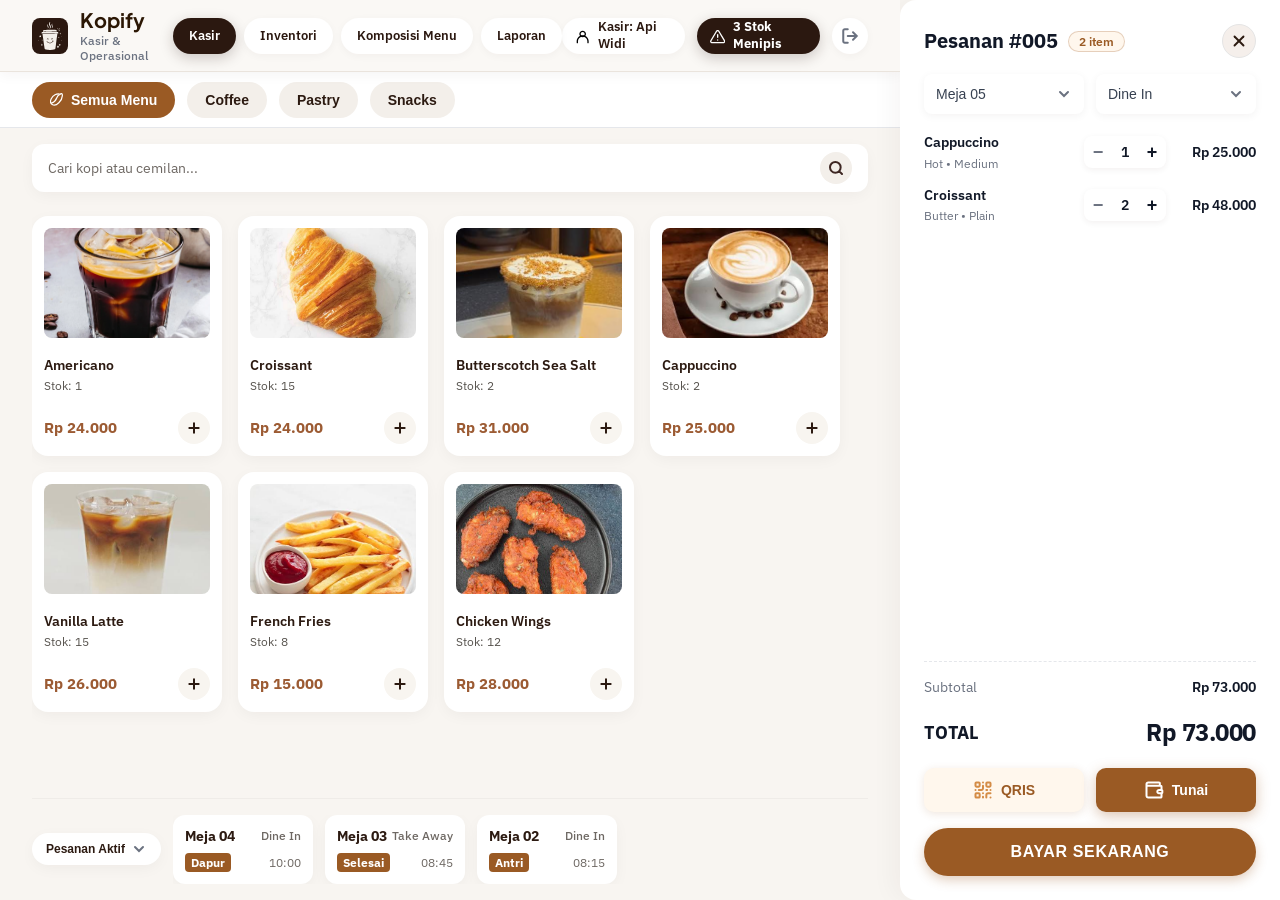
<file: index.html>
<!DOCTYPE html>
<html lang="id">
<head>
  <meta charset="UTF-8">
  <meta name="viewport" content="width=device-width, initial-scale=1.0">
  <title>KOPIFY — POS Dashboard</title>
  <link rel="icon" href="./assets/kopify-main-logo.png" type="image/png">

  <link rel="preconnect" href="https://fonts.googleapis.com">
  <link rel="preconnect" href="https://fonts.gstatic.com" crossorigin>
  <link href="https://fonts.googleapis.com/css2?family=IBM+Plex+Sans:wght@400;500;600;700;800&family=Playfair+Display:ital,wght@0,600;0,700;1,400&family=Plus+Jakarta+Sans:wght@400;500;600;700;800&display=swap" rel="stylesheet">

  <link rel="stylesheet" href="./assets/css/dashboard.css?v=11">
</head>
<body>
  <div class="pos-container">

    <main class="pos-main">
      <h1 class="sr-only">Kasir Kopify</h1>

      <header class="pos-topbar">
        <div class="brand-section">
          <img src="./assets/kopify-mascot.svg" alt="Kopify Mascot" class="brand-mascot-img" width="36" height="36">
          <div class="brand-details">
            <span class="brand-name">Kopify</span>
            <span class="brand-subtitle">Kasir &amp; Operasional</span>
          </div>
        </div>

        <nav class="nav-pills" aria-label="Navigasi Utama">
          <a href="index.html" class="nav-pill active">Kasir</a>
          <a href="inventori.html" class="nav-pill">Inventori</a>
          <a href="bom.html" class="nav-pill">Komposisi Menu</a>
          <a href="laporan.html" class="nav-pill">Laporan</a>
        </nav>

        <div class="topbar-right">
          <div class="info-pill info-pill--datetime">
            <img src="./assets/icons/calendar.svg" alt="" width="16" height="16">
            <span id="live-datetime">Memuat waktu...</span>
          </div>

          <div class="info-pill info-pill--user">
            <img src="./assets/icons/user.svg" alt="">
            <span>Kasir: Api Widi</span>
          </div>

          <div class="info-pill info-pill--warning">
            <img src="./assets/icons/alert-triangle.svg" alt="">
            <span>3 Stok Menipis</span>
          </div>

          <a href="login.html" class="btn-logout" aria-label="Logout" title="Logout" onclick="sessionStorage.removeItem('kopify_logged_in');">
            <img src="./assets/icons/logout-inventory.svg" alt="" width="18" height="18">
          </a>

          <button type="button" class="btn-hamburger" id="btn-hamburger" aria-label="Toggle menu navigasi" aria-expanded="false" aria-controls="mobile-nav-drawer">
            <img src="./assets/icons/menu-burger.svg" alt="" width="20" height="20">
          </button>
        </div>

        <div class="mobile-nav-drawer" id="mobile-nav-drawer">
          <nav class="mobile-nav-menu" aria-label="Menu Navigasi Mobile">
            <a href="index.html" class="mobile-nav-link active">Kasir</a>
            <a href="inventori.html" class="mobile-nav-link">Inventori</a>
            <a href="bom.html" class="mobile-nav-link">Komposisi Menu</a>
            <a href="laporan.html" class="mobile-nav-link">Laporan</a>
          </nav>
          <div class="mobile-nav-user-section">
            <div class="mobile-user-info">
              <img src="./assets/icons/user.svg" alt="" width="18" height="18">
              <span>Kasir: Api Widi</span>
            </div>
            <a href="login.html" class="mobile-btn-logout" aria-label="Logout" onclick="sessionStorage.removeItem('kopify_logged_in');">
              <img src="./assets/icons/logout-inventory.svg" alt="" width="18" height="18">
              <span>Logout</span>
            </a>
          </div>
        </div>
      </header>

      <nav class="category-filter-row" aria-label="Kategori Produk">
        <button type="button" class="category-pill active" data-category="all">
          <img src="./assets/icons/coffee-bean.svg" alt="">
          <span>Semua Menu</span>
        </button>
        <button type="button" class="category-pill" data-category="coffee">
          <span>Coffee</span>
        </button>
        <button type="button" class="category-pill" data-category="pastry">
          <span>Pastry</span>
        </button>
        <button type="button" class="category-pill" data-category="snacks">
          <span>Snacks</span>
        </button>
      </nav>

      <section class="menu-area" aria-labelledby="menu-heading">
        <h2 id="menu-heading" class="sr-only">Daftar Menu</h2>

        <div class="menu-search-bar">
          <input 
            type="text" 
            class="search-input" 
            id="menu-search-input" 
            placeholder="Cari kopi atau cemilan..." 
            aria-label="Cari kopi atau cemilan"
          >
          <div class="search-icon-badge">
            <img src="./assets/icons/search.svg" alt="">
          </div>
        </div>

        <div class="menu-grid-wrapper">
          <div class="menu-grid" id="product-grid-container">

            <article class="product-card" data-category="coffee" data-name="Americano" data-price="24000">
              <img src="./assets/images/products/americano.png" alt="Americano" class="product-image">
              <div class="product-info-stack">
                <h3 class="product-title">Americano</h3>
                <span class="product-stock">Stok: 1</span>
              </div>
              <div class="product-bottom-row">
                <span class="product-price">Rp 24.000</span>
                <button type="button" class="btn-add-product" aria-label="Tambah Americano ke Pesanan" data-id="americano">
                  <img src="./assets/icons/plus.svg" alt="">
                </button>
              </div>
            </article>

            <article class="product-card" data-category="pastry" data-name="Croissant" data-price="24000">
              <img src="./assets/images/products/croissant.jpg" alt="Croissant" class="product-image">
              <div class="product-info-stack">
                <h3 class="product-title">Croissant</h3>
                <span class="product-stock">Stok: 15</span>
              </div>
              <div class="product-bottom-row">
                <span class="product-price">Rp 24.000</span>
                <button type="button" class="btn-add-product" aria-label="Tambah Croissant ke Pesanan" data-id="croissant">
                  <img src="./assets/icons/plus.svg" alt="">
                </button>
              </div>
            </article>

            <article class="product-card" data-category="coffee" data-name="Butterscotch Sea Salt" data-price="31000">
              <img src="./assets/images/products/butterscotch.png" alt="Butterscotch Sea Salt" class="product-image">
              <div class="product-info-stack">
                <h3 class="product-title">Butterscotch Sea Salt</h3>
                <span class="product-stock">Stok: 2</span>
              </div>
              <div class="product-bottom-row">
                <span class="product-price">Rp 31.000</span>
                <button type="button" class="btn-add-product" aria-label="Tambah Butterscotch Sea Salt ke Pesanan" data-id="butterscotch">
                  <img src="./assets/icons/plus.svg" alt="">
                </button>
              </div>
            </article>

            <article class="product-card" data-category="coffee" data-name="Cappuccino" data-price="25000">
              <img src="./assets/images/products/cappuccino.jpg" alt="Cappuccino" class="product-image">
              <div class="product-info-stack">
                <h3 class="product-title">Cappuccino</h3>
                <span class="product-stock">Stok: 2</span>
              </div>
              <div class="product-bottom-row">
                <span class="product-price">Rp 25.000</span>
                <button type="button" class="btn-add-product" aria-label="Tambah Cappuccino ke Pesanan" data-id="cappuccino">
                  <img src="./assets/icons/plus.svg" alt="">
                </button>
              </div>
            </article>

            <article class="product-card" data-category="coffee" data-name="Vanilla Latte" data-price="26000">
              <img src="./assets/images/products/vanilla-latte.jpg" alt="Vanilla Latte" class="product-image">
              <div class="product-info-stack">
                <h3 class="product-title">Vanilla Latte</h3>
                <span class="product-stock">Stok: 15</span>
              </div>
              <div class="product-bottom-row">
                <span class="product-price">Rp 26.000</span>
                <button type="button" class="btn-add-product" aria-label="Tambah Vanilla Latte ke Pesanan" data-id="vanilla-latte">
                  <img src="./assets/icons/plus.svg" alt="">
                </button>
              </div>
            </article>

            <article class="product-card" data-category="snacks" data-name="French Fries" data-price="15000">
              <img src="./assets/images/products/french-fries.jpg" alt="French Fries" class="product-image">
              <div class="product-info-stack">
                <h3 class="product-title">French Fries</h3>
                <span class="product-stock">Stok: 8</span>
              </div>
              <div class="product-bottom-row">
                <span class="product-price">Rp 15.000</span>
                <button type="button" class="btn-add-product" aria-label="Tambah French Fries ke Pesanan" data-id="french-fries">
                  <img src="./assets/icons/plus.svg" alt="">
                </button>
              </div>
            </article>

            <article class="product-card" data-category="snacks" data-name="Chicken Wings" data-price="28000">
              <img src="./assets/images/products/chicken.jpg" alt="Chicken Wings" class="product-image">
              <div class="product-info-stack">
                <h3 class="product-title">Chicken Wings</h3>
                <span class="product-stock">Stok: 12</span>
              </div>
              <div class="product-bottom-row">
                <span class="product-price">Rp 28.000</span>
                <button type="button" class="btn-add-product" aria-label="Tambah Chicken Wings ke Pesanan" data-id="chicken-wings">
                  <img src="./assets/icons/plus.svg" alt="">
                </button>
              </div>
            </article>

          </div>
        </div>

        <footer class="active-order-tracking">
          <button type="button" class="active-order-toggle" aria-label="Filter Pesanan Aktif">
            <span>Pesanan Aktif</span>
            <img src="./assets/icons/chevron-down.svg" alt="">
          </button>

          <div class="order-status-viewport">

            <div class="order-status-card">
              <div class="order-status-card-top">
                <strong class="order-status-table">Meja 04</strong>
                <span class="order-status-type">Dine In</span>
              </div>
              <div class="order-status-card-bottom">
                <span class="order-status-badge">Dapur</span>
                <span class="order-status-time">10:00</span>
              </div>
            </div>

            <div class="order-status-card">
              <div class="order-status-card-top">
                <strong class="order-status-table">Meja 03</strong>
                <span class="order-status-type">Take Away</span>
              </div>
              <div class="order-status-card-bottom">
                <span class="order-status-badge">Selesai</span>
                <span class="order-status-time">08:45</span>
              </div>
            </div>

            <div class="order-status-card">
              <div class="order-status-card-top">
                <strong class="order-status-table">Meja 02</strong>
                <span class="order-status-type">Dine In</span>
              </div>
              <div class="order-status-card-bottom">
                <span class="order-status-badge">Antri</span>
                <span class="order-status-time">08:15</span>
              </div>
            </div>

          </div>
        </footer>

      </section>
    </main>

    <aside class="order-summary-panel" id="order-summary-panel">

      <div class="order-summary-top">

        <div class="order-summary-header">
          <div class="order-summary-header-row">
            <div class="order-title-wrapper">
              <h2 class="order-summary-title">Pesanan #005</h2>
              <span class="order-badge-pill" id="order-badge-count">2 item</span>
            </div>
            <button type="button" class="btn-close-order" id="btn-close-order" aria-label="Tutup Ringkasan Pesanan" title="Tutup Pesanan">
              <svg width="18" height="18" viewBox="0 0 24 24" fill="none" stroke="currentColor" stroke-width="2.5" stroke-linecap="round" stroke-linejoin="round">
                <line x1="18" y1="6" x2="6" y2="18"></line>
                <line x1="6" y1="6" x2="18" y2="18"></line>
              </svg>
            </button>
          </div>

          <div class="order-dropdowns-row">
            <div class="custom-select-wrapper">
              <button type="button" class="custom-select-box" aria-label="Pilih Meja">
                <span>Meja 05</span>
                <img src="./assets/icons/chevron-down.svg" alt="">
              </button>
            </div>
            <div class="custom-select-wrapper">
              <button type="button" class="custom-select-box" aria-label="Pilih Tipe Pesanan">
                <span>Dine In</span>
                <img src="./assets/icons/chevron-down.svg" alt="">
              </button>
            </div>
          </div>
        </div>

        <div class="order-items-list" id="order-items-container">

          <div class="order-item-row" data-id="cappuccino-item" data-price="25000">
            <div class="order-item-info">
              <h3 class="order-item-title">Cappuccino</h3>
              <span class="order-item-subtitle">Hot • Medium</span>
            </div>
            <div class="quantity-stepper">
              <button type="button" class="stepper-btn stepper-btn--minus" aria-label="Kurangi Cappuccino">−</button>
              <span class="stepper-value">1</span>
              <button type="button" class="stepper-btn stepper-btn--plus" aria-label="Tambah Cappuccino">+</button>
            </div>
            <strong class="order-item-price">Rp 25.000</strong>
          </div>

          <div class="order-item-row" data-id="croissant-item" data-price="24000">
            <div class="order-item-info">
              <h3 class="order-item-title">Croissant</h3>
              <span class="order-item-subtitle">Butter • Plain</span>
            </div>
            <div class="quantity-stepper">
              <button type="button" class="stepper-btn stepper-btn--minus" aria-label="Kurangi Croissant">−</button>
              <span class="stepper-value">2</span>
              <button type="button" class="stepper-btn stepper-btn--plus" aria-label="Tambah Croissant">+</button>
            </div>
            <strong class="order-item-price">Rp 48.000</strong>
          </div>

        </div>

      </div>

      <div class="order-summary-bottom">

        <div class="order-divider"></div>

        <div class="order-summary-breakdown">
          <div class="summary-row">
            <span class="summary-label">Subtotal</span>
            <strong class="summary-value" id="order-subtotal">Rp 73.000</strong>
          </div>
          <div class="summary-row summary-row--total">
            <span class="total-label">TOTAL</span>
            <strong class="total-value" id="order-total">Rp 73.000</strong>
          </div>
        </div>

        <div class="order-summary-footer">
          <div class="payment-methods-row" role="radiogroup" aria-label="Metode Pembayaran">
            <button type="button" class="payment-btn payment-btn--qris" id="btn-pay-qris" role="radio" aria-checked="false">
              <img src="./assets/icons/qr-code.svg" alt="">
              <span>QRIS</span>
            </button>
            <button type="button" class="payment-btn payment-btn--cash active" id="btn-pay-cash" role="radio" aria-checked="true">
              <img src="./assets/icons/wallet.svg" alt="">
              <span>Tunai</span>
            </button>
          </div>

          <button type="button" class="btn-checkout-primary" id="btn-checkout">
            BAYAR SEKARANG
          </button>
        </div>

      </div>

    </aside>

    <button type="button" class="floating-order-trigger" id="floating-order-trigger" aria-label="Buka Ringkasan Pesanan" style="display: none;">
      <div class="floating-order-left">
        <div class="floating-cart-icon-box">
          <svg width="20" height="20" viewBox="0 0 24 24" fill="none" stroke="currentColor" stroke-width="2.2" stroke-linecap="round" stroke-linejoin="round">
            <circle cx="9" cy="21" r="1"></circle>
            <circle cx="20" cy="21" r="1"></circle>
            <path d="M1 1h4l2.68 13.39a2 2 0 0 0 2 1.61h9.72a2 2 0 0 0 2-1.61L23 6H6"></path>
          </svg>
          <span class="floating-cart-count" id="floating-cart-count">2</span>
        </div>
        <div class="floating-order-info">
          <span class="floating-order-title">Pesanan #005</span>
          <span class="floating-order-sub" id="floating-order-items-text">2 Menu Dipilih</span>
        </div>
      </div>
      <div class="floating-order-right">
        <strong class="floating-order-total" id="floating-order-total">Rp 73.000</strong>
        <span class="floating-order-cta">
          Buka Pesanan
          <svg width="16" height="16" viewBox="0 0 24 24" fill="none" stroke="currentColor" stroke-width="2.5" stroke-linecap="round" stroke-linejoin="round">
            <polyline points="9 18 15 12 9 6"></polyline>
          </svg>
        </span>
      </div>
    </button>

  </div>

  <div id="receiptModal" class="modal-overlay" role="dialog" aria-modal="true" aria-labelledby="receiptModalTitle">
    <div class="receipt-modal-wrapper">
      <article class="receipt-card">
        <header class="receipt-header">
          <h2 id="receiptModalTitle" class="receipt-logo">Kopify</h2>
        </header>

        <div class="receipt-divider"></div>

        <section class="receipt-meta">
          <div class="receipt-meta-row">
            <span class="meta-label">TRANSAKSI</span>
            <strong class="meta-value">#005</strong>
          </div>
          <div class="receipt-meta-row">
            <span class="meta-label">TANGGAL</span>
            <span class="meta-value" id="receipt-date">Sabtu, 17 Okt 2026</span>
          </div>
          <div class="receipt-meta-row">
            <span class="meta-label">TIPE PESANAN</span>
            <span class="meta-value">Dine In – Meja 05</span>
          </div>
        </section>

        <div class="receipt-divider"></div>

        <section class="receipt-order-section">
          <div class="receipt-table-header">
            <span>ITEM</span>
            <span>TOTAL</span>
          </div>

          <div class="receipt-item">
            <div class="receipt-item-main">
              <span class="receipt-item-name">1x Cappuccino</span>
              <strong class="receipt-item-price">Rp 25.000</strong>
            </div>
            <span class="receipt-item-detail">Hot • Medium</span>
          </div>

          <div class="receipt-item">
            <div class="receipt-item-main">
              <span class="receipt-item-name">2x Croissant</span>
              <strong class="receipt-item-price">Rp 48.000</strong>
            </div>
            <span class="receipt-item-detail">Butter • Plain</span>
          </div>
        </section>

        <div class="receipt-divider"></div>

        <section class="receipt-summary">
          <div class="receipt-summary-row">
            <span>Subtotal</span>
            <span class="receipt-summary-num">Rp 73.000</span>
          </div>
          <div class="receipt-summary-row">
            <span>Pembayaran</span>
            <div class="receipt-qris-badge">
              <span id="receipt-payment-method">Tunai</span>
            </div>
          </div>
        </section>

        <section class="receipt-total-section">
          <div class="receipt-total-row">
            <strong class="receipt-total-label">TOTAL</strong>
            <strong class="receipt-total-val">Rp 73.000</strong>
          </div>
        </section>

        <div class="receipt-divider receipt-divider--thick"></div>

        <section class="receipt-promo-box">
          <div class="receipt-promo-container">
            <div class="receipt-wifi-block">
              <svg viewBox="0 0 24 24" width="14" height="14" fill="none" stroke="currentColor" stroke-width="2">
                <path d="M5 12.55a11 11 0 0 1 14.08 0"></path>
                <path d="M1.42 9a16 16 0 0 1 21.16 0"></path>
                <path d="M8.53 16.11a6 6 0 0 1 6.95 0"></path>
                <line x1="12" y1="20" x2="12.01" y2="20"></line>
              </svg>
              <div class="receipt-wifi-info">
                <span>SSID: Kopify_Free</span>
                <span>Pass: ngopi123</span>
              </div>
            </div>

            <div class="receipt-divider-inner"></div>

            <div class="receipt-coupon-block">
              <span class="receipt-coupon-title">KUPON BERIKUTNYA</span>
              <div class="receipt-coupon-badge">
                <svg viewBox="0 0 24 24" width="13" height="13" fill="none" stroke="currentColor" stroke-width="2">
                  <path d="M20.59 13.41l-7.17 7.17a2 2 0 0 1-2.83 0L2 12V2h10l8.59 8.59a2 2 0 0 1 0 2.82z"></path>
                  <line x1="7" y1="7" x2="7.01" y2="7"></line>
                </svg>
                <div class="receipt-coupon-code">
                  <strong class="coupon-code-text">KOPIFY10</strong>
                  <span class="coupon-discount">DISKON 10%</span>
                </div>
              </div>
              <p class="receipt-coupon-desc">Berlaku untuk kunjungan berikutnya. Tidak dapat digabung dengan promo lain.</p>
            </div>

            <div class="receipt-divider-inner"></div>

            <div class="receipt-instagram-block">
              <svg viewBox="0 0 24 24" width="13" height="13" fill="none" stroke="currentColor" stroke-width="2">
                <rect x="2" y="2" width="20" height="20" rx="5" ry="5"></rect>
                <path d="M16 11.37A4 4 0 1 1 12.63 8 4 4 0 0 1 16 11.37z"></path>
                <line x1="17.5" y1="6.5" x2="17.51" y2="6.5"></line>
              </svg>
              <span class="receipt-ig-handle">@kopify.id</span>
            </div>
          </div>
        </section>

        <footer class="receipt-footer">
          <p class="receipt-thank-you">Terima kasih telah memilih Kopify!</p>
        </footer>
      </article>

      <div class="receipt-actions">
        <button type="button" class="btn-receipt-print" id="print-receipt-btn">
          <span>Cetak Struk</span>
        </button>
        <button type="button" class="btn-receipt-close" id="close-receipt-btn">
          <span>Selesai &amp; Lanjut</span>
        </button>
      </div>
    </div>
  </div>

  <script src="./assets/js/dashboard.js?v=6"></script>
</body>
</html>
</file>
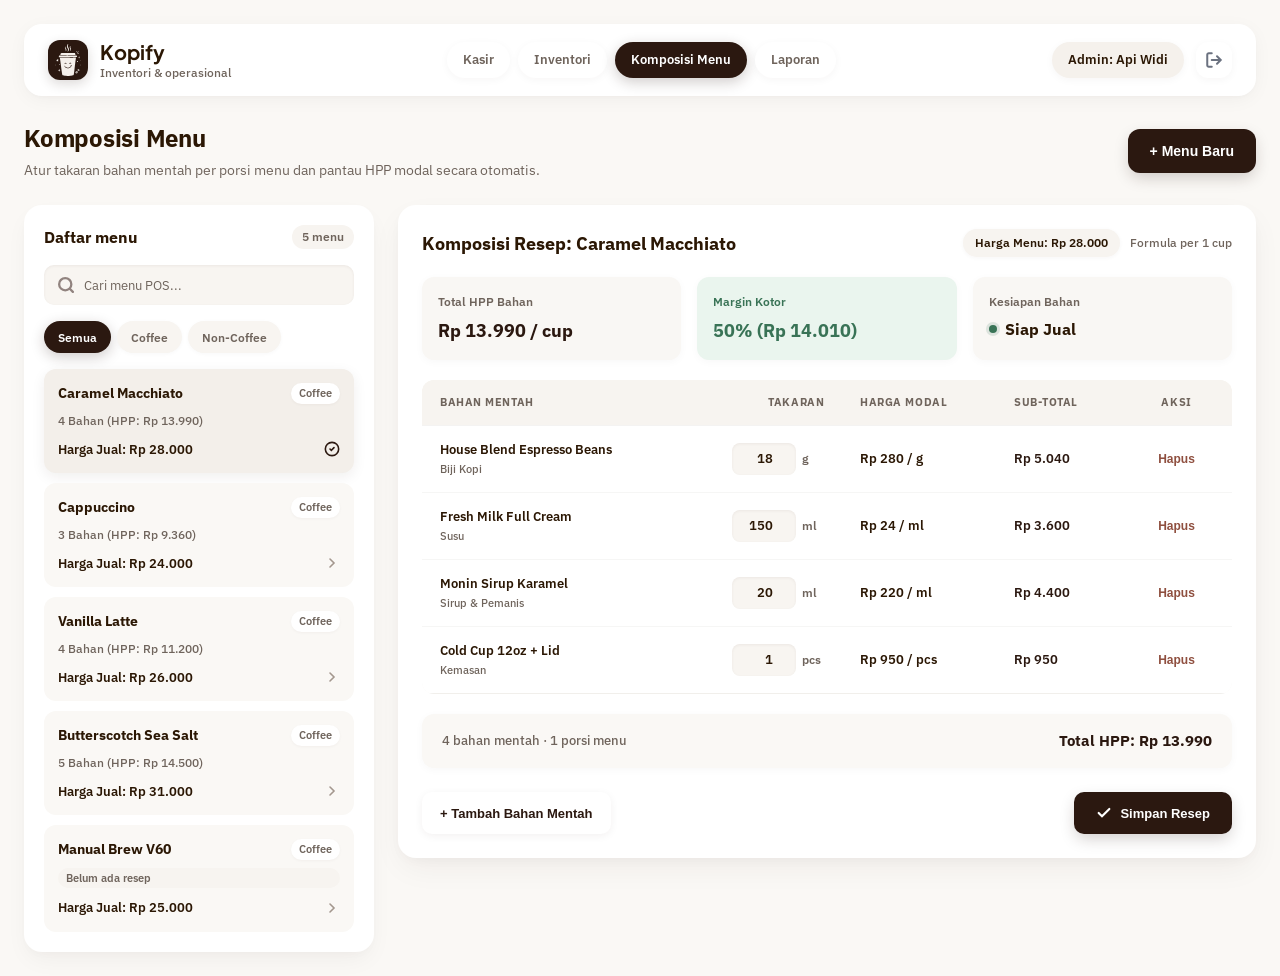
<file: bom.html>
<!DOCTYPE html>
<html lang="id">
<head>
  <meta charset="UTF-8">
  <meta name="viewport" content="width=device-width, initial-scale=1.0">
  <title>KOPIFY — Resep Menu (BOM)</title>
  <link rel="icon" href="./assets/kopify-main-logo.png" type="image/png">
  <link rel="preconnect" href="https://fonts.googleapis.com">
  <link rel="preconnect" href="https://fonts.gstatic.com" crossorigin>
  <link href="https://fonts.googleapis.com/css2?family=IBM+Plex+Sans:wght@400;500;600;700&family=Plus+Jakarta+Sans:wght@400;500;600;700&display=swap" rel="stylesheet">
  <link rel="stylesheet" href="./assets/css/bom.css?v=6">
</head>
<body>
  <div class="bom-container">
    <nav class="top-navbar" aria-label="Navigasi Utama">
      <div class="brand-wrapper">
        <div class="brand-icon-box">
          <img src="./assets/kopify-mascot.svg" alt="Kopify Mascot" class="brand-mascot-img" width="32" height="32">
        </div>
        <div class="brand-details">
          <span class="brand-name">Kopify</span>
          <span class="brand-subtitle">Inventori &amp; operasional</span>
        </div>
      </div>

      <div class="nav-pills" role="navigation">
        <a href="index.html" class="nav-pill">Kasir</a>
        <a href="inventori.html" class="nav-pill">Inventori</a>
        <a href="bom.html" class="nav-pill active">Komposisi Menu</a>
        <a href="laporan.html" class="nav-pill">Laporan</a>
      </div>

      <div class="user-actions">
        <div class="user-badge">
          <span>Admin: Api Widi</span>
        </div>
        <a href="login.html" class="btn-logout" aria-label="Logout" onclick="sessionStorage.removeItem('kopify_logged_in');">
          <img src="./assets/icons/logout-inventory.svg" alt="Logout Icon" width="18" height="18">
        </a>
        <button type="button" class="btn-hamburger" id="btn-hamburger" aria-label="Toggle menu navigasi" aria-expanded="false" aria-controls="mobile-nav-drawer">
          <img src="./assets/icons/menu-burger.svg" alt="" width="20" height="20">
        </button>
      </div>

      <div class="mobile-nav-drawer" id="mobile-nav-drawer">
        <nav class="mobile-nav-menu" aria-label="Menu Navigasi Mobile">
          <a href="index.html" class="mobile-nav-link">Kasir</a>
          <a href="inventori.html" class="mobile-nav-link">Inventori</a>
          <a href="bom.html" class="mobile-nav-link active">Komposisi Menu</a>
          <a href="laporan.html" class="mobile-nav-link">Laporan</a>
        </nav>
        <div class="mobile-nav-user-section">
          <div class="mobile-user-info">
            <img src="./assets/icons/user.svg" alt="User Kasir Icon" width="18" height="18">
            <span>Kasir: Api Widi</span>
          </div>
          <a href="login.html" class="mobile-btn-logout" aria-label="Logout" onclick="sessionStorage.removeItem('kopify_logged_in');">
            <img src="./assets/icons/logout-inventory.svg" alt="" width="18" height="18">
            <span>Logout</span>
          </a>
        </div>
      </div>
    </nav>

    <header class="page-header">
      <div class="header-title-group">
        <h1 class="page-title">Komposisi Menu</h1>
        <p class="page-description">Atur takaran bahan mentah per porsi menu dan pantau HPP modal secara otomatis.</p>
      </div>
      <button type="button" class="btn-new-menu">
        <span>+ Menu Baru</span>
      </button>
    </header>

    <main class="recipe-workspace-grid">
      <section class="menu-list-panel" aria-label="Daftar Menu Produk">
        <div class="menu-list-header">
          <h2 class="menu-list-title">Daftar menu</h2>
          <span class="menu-count-badge">5 menu</span>
        </div>

        <div class="menu-search-wrapper">
          <img src="./assets/icons/search.svg" alt="Search Icon" width="16" height="16">
          <input type="text" id="menu-search" class="menu-search-input" placeholder="Cari menu POS..." aria-label="Cari menu">
        </div>

        <div class="menu-filter-pills" role="tablist">
          <button type="button" class="menu-pill active" data-category="all">Semua</button>
          <button type="button" class="menu-pill" data-category="coffee">Coffee</button>
          <button type="button" class="menu-pill" data-category="non-coffee">Non-Coffee</button>
        </div>

        <div class="menu-cards-container">
          <article class="product-menu-item active-menu" data-category="coffee">
            <div class="item-top-row">
              <strong class="item-title">Caramel Macchiato</strong>
              <span class="item-category-badge">Coffee</span>
            </div>
            <span class="item-recipe-status">4 Bahan (HPP: Rp 13.990)</span>
            <div class="item-bottom-row">
              <span class="item-price-tag">Harga Jual: Rp 28.000</span>
              <img src="./assets/icons/circle-check.svg" alt="Active Indicator" class="item-indicator-icon" width="16" height="16">
            </div>
          </article>

          <article class="product-menu-item" data-category="coffee">
            <div class="item-top-row">
              <strong class="item-title">Cappuccino</strong>
              <span class="item-category-badge">Coffee</span>
            </div>
            <span class="item-recipe-status">3 Bahan (HPP: Rp 9.360)</span>
            <div class="item-bottom-row">
              <span class="item-price-tag">Harga Jual: Rp 24.000</span>
              <img src="./assets/icons/chevron-right.svg" alt="Select Arrow" class="item-indicator-icon" width="16" height="16">
            </div>
          </article>

          <article class="product-menu-item" data-category="coffee">
            <div class="item-top-row">
              <strong class="item-title">Vanilla Latte</strong>
              <span class="item-category-badge">Coffee</span>
            </div>
            <span class="item-recipe-status">4 Bahan (HPP: Rp 11.200)</span>
            <div class="item-bottom-row">
              <span class="item-price-tag">Harga Jual: Rp 26.000</span>
              <img src="./assets/icons/chevron-right.svg" alt="Select Arrow" class="item-indicator-icon" width="16" height="16">
            </div>
          </article>

          <article class="product-menu-item" data-category="coffee">
            <div class="item-top-row">
              <strong class="item-title">Butterscotch Sea Salt</strong>
              <span class="item-category-badge">Coffee</span>
            </div>
            <span class="item-recipe-status">5 Bahan (HPP: Rp 14.500)</span>
            <div class="item-bottom-row">
              <span class="item-price-tag">Harga Jual: Rp 31.000</span>
              <img src="./assets/icons/chevron-right.svg" alt="Select Arrow" class="item-indicator-icon" width="16" height="16">
            </div>
          </article>

          <article class="product-menu-item" data-category="coffee">
            <div class="item-top-row">
              <strong class="item-title">Manual Brew V60</strong>
              <span class="item-category-badge">Coffee</span>
            </div>
            <span class="item-status-pill">Belum ada resep</span>
            <div class="item-bottom-row">
              <span class="item-price-tag">Harga Jual: Rp 25.000</span>
              <img src="./assets/icons/chevron-right.svg" alt="Select Arrow" class="item-indicator-icon" width="16" height="16">
            </div>
          </article>
        </div>
      </section>

      <section class="recipe-detail-panel" aria-label="Detail Komposisi Resep">
        <header class="recipe-header-group">
          <h2 class="recipe-heading">Komposisi Resep: Caramel Macchiato</h2>
          <div class="recipe-meta-tags">
            <span class="recipe-menu-price-pill">Harga Menu: Rp 28.000</span>
            <span class="recipe-serving-basis">Formula per 1 cup</span>
          </div>
        </header>

        <div class="recipe-metrics-grid">
          <div class="recipe-metric-box">
            <span class="metric-caption">Total HPP Bahan</span>
            <strong class="metric-data-value">Rp 13.990 / cup</strong>
          </div>

          <div class="recipe-metric-box recipe-metric-box--margin">
            <span class="metric-caption">Margin Kotor</span>
            <strong class="metric-data-value">50% (Rp 14.010)</strong>
          </div>

          <div class="recipe-metric-box">
            <span class="metric-caption">Kesiapan Bahan</span>
            <div class="metric-readiness-row">
              <span class="readiness-dot"></span>
              <span class="readiness-text">Siap Jual</span>
            </div>
          </div>
        </div>

        <div class="recipe-table-responsive">
          <table class="ingredients-table">
            <thead>
              <tr>
                <th scope="col">BAHAN MENTAH</th>
                <th scope="col" class="col-quantity">TAKARAN</th>
                <th scope="col">HARGA MODAL</th>
                <th scope="col">SUB-TOTAL</th>
                <th scope="col" class="col-action">AKSI</th>
              </tr>
            </thead>
            <tbody>
              <tr data-unit-cost="280">
                <td>
                  <div class="material-title-block">
                    <strong class="ingredient-name">House Blend Espresso Beans</strong>
                    <span class="ingredient-category">Biji Kopi</span>
                  </div>
                </td>
                <td>
                  <div class="quantity-control-wrapper">
                    <input type="number" class="quantity-number-input" value="18" min="0" step="1" aria-label="Takaran gram">
                    <span class="quantity-unit-label">g</span>
                  </div>
                </td>
                <td>
                  <span class="cost-cell-value">Rp 280 / g</span>
                </td>
                <td>
                  <strong class="subtotal-cell-value">Rp 5.040</strong>
                </td>
                <td style="text-align: center;">
                  <button type="button" class="btn-remove-material" aria-label="Hapus bahan">Hapus</button>
                </td>
              </tr>

              <tr data-unit-cost="24">
                <td>
                  <div class="material-title-block">
                    <strong class="ingredient-name">Fresh Milk Full Cream</strong>
                    <span class="ingredient-category">Susu</span>
                  </div>
                </td>
                <td>
                  <div class="quantity-control-wrapper">
                    <input type="number" class="quantity-number-input" value="150" min="0" step="1" aria-label="Takaran ml">
                    <span class="quantity-unit-label">ml</span>
                  </div>
                </td>
                <td>
                  <span class="cost-cell-value">Rp 24 / ml</span>
                </td>
                <td>
                  <strong class="subtotal-cell-value">Rp 3.600</strong>
                </td>
                <td style="text-align: center;">
                  <button type="button" class="btn-remove-material" aria-label="Hapus bahan">Hapus</button>
                </td>
              </tr>

              <tr data-unit-cost="220">
                <td>
                  <div class="material-title-block">
                    <strong class="ingredient-name">Monin Sirup Karamel</strong>
                    <span class="ingredient-category">Sirup &amp; Pemanis</span>
                  </div>
                </td>
                <td>
                  <div class="quantity-control-wrapper">
                    <input type="number" class="quantity-number-input" value="20" min="0" step="1" aria-label="Takaran ml">
                    <span class="quantity-unit-label">ml</span>
                  </div>
                </td>
                <td>
                  <span class="cost-cell-value">Rp 220 / ml</span>
                </td>
                <td>
                  <strong class="subtotal-cell-value">Rp 4.400</strong>
                </td>
                <td style="text-align: center;">
                  <button type="button" class="btn-remove-material" aria-label="Hapus bahan">Hapus</button>
                </td>
              </tr>

              <tr data-unit-cost="950">
                <td>
                  <div class="material-title-block">
                    <strong class="ingredient-name">Cold Cup 12oz + Lid</strong>
                    <span class="ingredient-category">Kemasan</span>
                  </div>
                </td>
                <td>
                  <div class="quantity-control-wrapper">
                    <input type="number" class="quantity-number-input" value="1" min="0" step="1" aria-label="Takaran pcs">
                    <span class="quantity-unit-label">pcs</span>
                  </div>
                </td>
                <td>
                  <span class="cost-cell-value">Rp 950 / pcs</span>
                </td>
                <td>
                  <strong class="subtotal-cell-value">Rp 950</strong>
                </td>
                <td style="text-align: center;">
                  <button type="button" class="btn-remove-material" aria-label="Hapus bahan">Hapus</button>
                </td>
              </tr>
            </tbody>
          </table>
        </div>

        <div class="recipe-total-bar">
          <span class="total-bar-info">4 bahan mentah · 1 porsi menu</span>
          <strong class="total-bar-cost">Total HPP: Rp 13.990</strong>
        </div>

        <div class="recipe-actions-row">
          <button type="button" class="btn-add-ingredient">
            <span>+ Tambah Bahan Mentah</span>
          </button>
          <button type="button" id="btn-save-recipe" class="btn-save-recipe">
            <img src="./assets/icons/check-white.svg" alt="Check Icon" width="16" height="16">
            <span>Simpan Resep</span>
          </button>
        </div>
      </section>
    </main>
  </div>

  <script src="./assets/js/bom.js?v=2"></script>
</body>
</html>
</file>
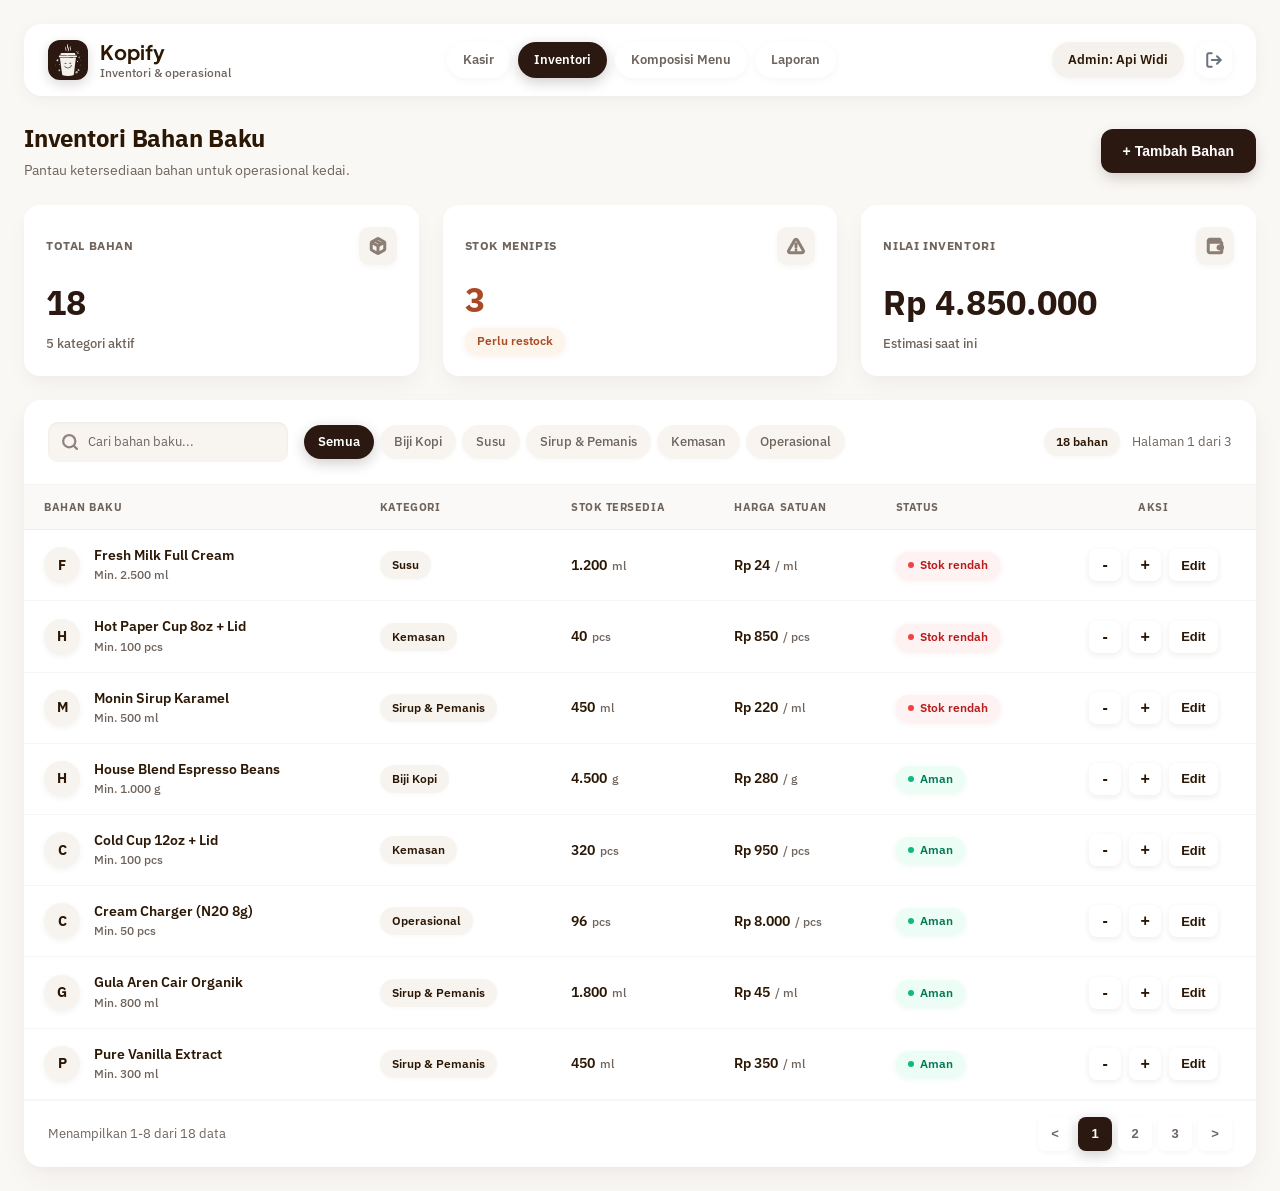
<file: inventori.html>
<!DOCTYPE html>
<html lang="id">
<head>
  <meta charset="UTF-8">
  <meta name="viewport" content="width=device-width, initial-scale=1.0">
  <title>KOPIFY — Inventori Bahan Baku</title>
  <link rel="icon" href="./assets/kopify-main-logo.png" type="image/png">
  <link rel="preconnect" href="https://fonts.googleapis.com">
  <link rel="preconnect" href="https://fonts.gstatic.com" crossorigin>
  <link href="https://fonts.googleapis.com/css2?family=IBM+Plex+Sans:wght@400;500;600;700&family=Plus+Jakarta+Sans:wght@400;500;600;700&display=swap" rel="stylesheet">
  <link rel="stylesheet" href="./assets/css/inventori.css?v=6">
</head>
<body>
  <div class="inventory-container">
    <nav class="top-navbar" aria-label="Navigasi Utama">
      <div class="brand-wrapper">
        <div class="brand-icon-box">
          <img src="./assets/kopify-mascot.svg" alt="Kopify Mascot" class="brand-mascot-img" width="32" height="32">
        </div>
        <div class="brand-details">
          <span class="brand-name">Kopify</span>
          <span class="brand-subtitle">Inventori &amp; operasional</span>
        </div>
      </div>

      <div class="nav-pills" role="navigation">
        <a href="index.html" class="nav-pill">Kasir</a>
        <a href="inventori.html" class="nav-pill active">Inventori</a>
        <a href="bom.html" class="nav-pill">Komposisi Menu</a>
        <a href="laporan.html" class="nav-pill">Laporan</a>
      </div>

      <div class="user-actions">
        <div class="user-badge">
          <span>Admin: Api Widi</span>
        </div>
        <a href="login.html" class="btn-logout" aria-label="Logout" onclick="sessionStorage.removeItem('kopify_logged_in');">
          <img src="./assets/icons/logout-inventory.svg" alt="Logout Icon" width="18" height="18">
        </a>
        <button type="button" class="btn-hamburger" id="btn-hamburger" aria-label="Toggle menu navigasi" aria-expanded="false" aria-controls="mobile-nav-drawer">
          <img src="./assets/icons/menu-burger.svg" alt="" width="20" height="20">
        </button>
      </div>

      <div class="mobile-nav-drawer" id="mobile-nav-drawer">
        <nav class="mobile-nav-menu" aria-label="Menu Navigasi Mobile">
          <a href="index.html" class="mobile-nav-link">Kasir</a>
          <a href="inventori.html" class="mobile-nav-link active">Inventori</a>
          <a href="bom.html" class="mobile-nav-link">Komposisi Menu</a>
          <a href="laporan.html" class="mobile-nav-link">Laporan</a>
        </nav>
        <div class="mobile-nav-user-section">
          <div class="mobile-user-info">
            <img src="./assets/icons/user.svg" alt="User Kasir Icon" width="18" height="18">
            <span>Kasir: Api Widi</span>
          </div>
          <a href="login.html" class="mobile-btn-logout" aria-label="Logout" onclick="sessionStorage.removeItem('kopify_logged_in');">
            <img src="./assets/icons/logout-inventory.svg" alt="" width="18" height="18">
            <span>Logout</span>
          </a>
        </div>
      </div>
    </nav>

    <header class="page-header">
      <div class="header-title-group">
        <h1 class="page-title">Inventori Bahan Baku</h1>
        <p class="page-description">Pantau ketersediaan bahan untuk operasional kedai.</p>
      </div>
      <button type="button" id="btn-open-modal-tambah" class="btn-add-material">
        <span>+ Tambah Bahan</span>
      </button>
    </header>

    <main class="inventory-main">
      <section class="summary-cards-grid" aria-label="Ringkasan Inventori">
      <article class="summary-card">
        <div class="card-top">
          <span class="card-label">TOTAL BAHAN</span>
          <div class="icon-box">
            <img src="./assets/icons/package.svg" alt="Package Icon" width="18" height="18">
          </div>
        </div>
        <strong class="metric-number">18</strong>
        <span class="card-subtext">5 kategori aktif</span>
      </article>

      <article class="summary-card">
        <div class="card-top">
          <span class="card-label">STOK MENIPIS</span>
          <div class="icon-box">
            <img src="./assets/icons/alert-triangle-inventory.svg" alt="Alert Icon" width="18" height="18">
          </div>
        </div>
        <strong class="metric-number metric-number--warning">3</strong>
        <div class="subtext-pill-row">
          <span class="restock-pill">Perlu restock</span>
        </div>
      </article>

      <article class="summary-card">
        <div class="card-top">
          <span class="card-label">NILAI INVENTORI</span>
          <div class="icon-box">
            <img src="./assets/icons/wallet-inventory.svg" alt="Wallet Icon" width="18" height="18">
          </div>
        </div>
        <strong class="metric-number">Rp 4.850.000</strong>
        <span class="card-subtext">Estimasi saat ini</span>
      </article>
    </section>

    <div class="table-card">
      <div class="table-toolbar">
        <div class="search-filters-group">
          <div class="search-input-wrapper">
            <img src="./assets/icons/search.svg" alt="Search Icon" width="16" height="16">
            <input type="text" id="inventory-search" class="table-search-input" placeholder="Cari bahan baku..." aria-label="Cari bahan baku">
          </div>

          <div class="category-filter-pills" role="tablist">
            <button type="button" class="cat-pill active" data-category="all">Semua</button>
            <button type="button" class="cat-pill" data-category="biji kopi">Biji Kopi</button>
            <button type="button" class="cat-pill" data-category="susu">Susu</button>
            <button type="button" class="cat-pill" data-category="sirup">Sirup &amp; Pemanis</button>
            <button type="button" class="cat-pill" data-category="kemasan">Kemasan</button>
            <button type="button" class="cat-pill" data-category="operasional">Operasional</button>
          </div>
        </div>

        <div class="table-meta-group">
          <span class="meta-count-badge">18 bahan</span>
          <span class="meta-page-info">Halaman 1 dari 3</span>
        </div>
      </div>

      <div class="table-responsive">
        <table class="inventory-table">
          <thead>
            <tr>
              <th scope="col">BAHAN BAKU</th>
              <th scope="col">KATEGORI</th>
              <th scope="col">STOK TERSEDIA</th>
              <th scope="col">HARGA SATUAN</th>
              <th scope="col">STATUS</th>
              <th scope="col" class="th-action">AKSI</th>
            </tr>
          </thead>
          <tbody>
            <tr data-category="susu">
              <td>
                <div class="material-cell">
                  <span class="material-avatar">F</span>
                  <div class="material-info">
                    <strong class="material-name">Fresh Milk Full Cream</strong>
                    <span class="material-min">Min. 2.500 ml</span>
                  </div>
                </div>
              </td>
              <td>
                <span class="category-tag">Susu</span>
              </td>
              <td>
                <strong class="stock-value">1.200</strong>
                <span class="unit-label">ml</span>
              </td>
              <td>
                <strong class="price-value">Rp 24</strong>
                <span class="unit-label">/ ml</span>
              </td>
              <td>
                <span class="badge-status badge-danger">
                  <span class="status-dot"></span>
                  Stok rendah
                </span>
              </td>
              <td>
                <div class="action-stepper">
                  <button type="button" class="btn-step btn-decrement" aria-label="Kurangi stok">-</button>
                  <button type="button" class="btn-step btn-increment" aria-label="Tambah stok">+</button>
                  <button type="button" class="btn-step btn-edit" aria-label="Edit bahan">Edit</button>
                </div>
              </td>
            </tr>

            <tr data-category="kemasan">
              <td>
                <div class="material-cell">
                  <span class="material-avatar">H</span>
                  <div class="material-info">
                    <strong class="material-name">Hot Paper Cup 8oz + Lid</strong>
                    <span class="material-min">Min. 100 pcs</span>
                  </div>
                </div>
              </td>
              <td>
                <span class="category-tag">Kemasan</span>
              </td>
              <td>
                <strong class="stock-value">40</strong>
                <span class="unit-label">pcs</span>
              </td>
              <td>
                <strong class="price-value">Rp 850</strong>
                <span class="unit-label">/ pcs</span>
              </td>
              <td>
                <span class="badge-status badge-danger">
                  <span class="status-dot"></span>
                  Stok rendah
                </span>
              </td>
              <td>
                <div class="action-stepper">
                  <button type="button" class="btn-step btn-decrement" aria-label="Kurangi stok">-</button>
                  <button type="button" class="btn-step btn-increment" aria-label="Tambah stok">+</button>
                  <button type="button" class="btn-step btn-edit" aria-label="Edit bahan">Edit</button>
                </div>
              </td>
            </tr>

            <tr data-category="sirup">
              <td>
                <div class="material-cell">
                  <span class="material-avatar">M</span>
                  <div class="material-info">
                    <strong class="material-name">Monin Sirup Karamel</strong>
                    <span class="material-min">Min. 500 ml</span>
                  </div>
                </div>
              </td>
              <td>
                <span class="category-tag">Sirup &amp; Pemanis</span>
              </td>
              <td>
                <strong class="stock-value">450</strong>
                <span class="unit-label">ml</span>
              </td>
              <td>
                <strong class="price-value">Rp 220</strong>
                <span class="unit-label">/ ml</span>
              </td>
              <td>
                <span class="badge-status badge-danger">
                  <span class="status-dot"></span>
                  Stok rendah
                </span>
              </td>
              <td>
                <div class="action-stepper">
                  <button type="button" class="btn-step btn-decrement" aria-label="Kurangi stok">-</button>
                  <button type="button" class="btn-step btn-increment" aria-label="Tambah stok">+</button>
                  <button type="button" class="btn-step btn-edit" aria-label="Edit bahan">Edit</button>
                </div>
              </td>
            </tr>

            <tr data-category="biji kopi">
              <td>
                <div class="material-cell">
                  <span class="material-avatar">H</span>
                  <div class="material-info">
                    <strong class="material-name">House Blend Espresso Beans</strong>
                    <span class="material-min">Min. 1.000 g</span>
                  </div>
                </div>
              </td>
              <td>
                <span class="category-tag">Biji Kopi</span>
              </td>
              <td>
                <strong class="stock-value">4.500</strong>
                <span class="unit-label">g</span>
              </td>
              <td>
                <strong class="price-value">Rp 280</strong>
                <span class="unit-label">/ g</span>
              </td>
              <td>
                <span class="badge-status badge-success">
                  <span class="status-dot"></span>
                  Aman
                </span>
              </td>
              <td>
                <div class="action-stepper">
                  <button type="button" class="btn-step btn-decrement" aria-label="Kurangi stok">-</button>
                  <button type="button" class="btn-step btn-increment" aria-label="Tambah stok">+</button>
                  <button type="button" class="btn-step btn-edit" aria-label="Edit bahan">Edit</button>
                </div>
              </td>
            </tr>

            <tr data-category="kemasan">
              <td>
                <div class="material-cell">
                  <span class="material-avatar">C</span>
                  <div class="material-info">
                    <strong class="material-name">Cold Cup 12oz + Lid</strong>
                    <span class="material-min">Min. 100 pcs</span>
                  </div>
                </div>
              </td>
              <td>
                <span class="category-tag">Kemasan</span>
              </td>
              <td>
                <strong class="stock-value">320</strong>
                <span class="unit-label">pcs</span>
              </td>
              <td>
                <strong class="price-value">Rp 950</strong>
                <span class="unit-label">/ pcs</span>
              </td>
              <td>
                <span class="badge-status badge-success">
                  <span class="status-dot"></span>
                  Aman
                </span>
              </td>
              <td>
                <div class="action-stepper">
                  <button type="button" class="btn-step btn-decrement" aria-label="Kurangi stok">-</button>
                  <button type="button" class="btn-step btn-increment" aria-label="Tambah stok">+</button>
                  <button type="button" class="btn-step btn-edit" aria-label="Edit bahan">Edit</button>
                </div>
              </td>
            </tr>

            <tr data-category="operasional">
              <td>
                <div class="material-cell">
                  <span class="material-avatar">C</span>
                  <div class="material-info">
                    <strong class="material-name">Cream Charger (N2O 8g)</strong>
                    <span class="material-min">Min. 50 pcs</span>
                  </div>
                </div>
              </td>
              <td>
                <span class="category-tag">Operasional</span>
              </td>
              <td>
                <strong class="stock-value">96</strong>
                <span class="unit-label">pcs</span>
              </td>
              <td>
                <strong class="price-value">Rp 8.000</strong>
                <span class="unit-label">/ pcs</span>
              </td>
              <td>
                <span class="badge-status badge-success">
                  <span class="status-dot"></span>
                  Aman
                </span>
              </td>
              <td>
                <div class="action-stepper">
                  <button type="button" class="btn-step btn-decrement" aria-label="Kurangi stok">-</button>
                  <button type="button" class="btn-step btn-increment" aria-label="Tambah stok">+</button>
                  <button type="button" class="btn-step btn-edit" aria-label="Edit bahan">Edit</button>
                </div>
              </td>
            </tr>

            <tr data-category="sirup">
              <td>
                <div class="material-cell">
                  <span class="material-avatar">G</span>
                  <div class="material-info">
                    <strong class="material-name">Gula Aren Cair Organik</strong>
                    <span class="material-min">Min. 800 ml</span>
                  </div>
                </div>
              </td>
              <td>
                <span class="category-tag">Sirup &amp; Pemanis</span>
              </td>
              <td>
                <strong class="stock-value">1.800</strong>
                <span class="unit-label">ml</span>
              </td>
              <td>
                <strong class="price-value">Rp 45</strong>
                <span class="unit-label">/ ml</span>
              </td>
              <td>
                <span class="badge-status badge-success">
                  <span class="status-dot"></span>
                  Aman
                </span>
              </td>
              <td>
                <div class="action-stepper">
                  <button type="button" class="btn-step btn-decrement" aria-label="Kurangi stok">-</button>
                  <button type="button" class="btn-step btn-increment" aria-label="Tambah stok">+</button>
                  <button type="button" class="btn-step btn-edit" aria-label="Edit bahan">Edit</button>
                </div>
              </td>
            </tr>

            <tr data-category="sirup">
              <td>
                <div class="material-cell">
                  <span class="material-avatar">P</span>
                  <div class="material-info">
                    <strong class="material-name">Pure Vanilla Extract</strong>
                    <span class="material-min">Min. 300 ml</span>
                  </div>
                </div>
              </td>
              <td>
                <span class="category-tag">Sirup &amp; Pemanis</span>
              </td>
              <td>
                <strong class="stock-value">450</strong>
                <span class="unit-label">ml</span>
              </td>
              <td>
                <strong class="price-value">Rp 350</strong>
                <span class="unit-label">/ ml</span>
              </td>
              <td>
                <span class="badge-status badge-success">
                  <span class="status-dot"></span>
                  Aman
                </span>
              </td>
              <td>
                <div class="action-stepper">
                  <button type="button" class="btn-step btn-decrement" aria-label="Kurangi stok">-</button>
                  <button type="button" class="btn-step btn-increment" aria-label="Tambah stok">+</button>
                  <button type="button" class="btn-step btn-edit" aria-label="Edit bahan">Edit</button>
                </div>
              </td>
            </tr>
          </tbody>
        </table>
      </div>

      <footer class="table-pagination">
        <span class="pagination-info">Menampilkan 1-8 dari 18 data</span>
        <div class="pagination-nav">
          <button type="button" class="page-btn" aria-label="Halaman sebelumnya">&lt;</button>
          <button type="button" class="page-btn active">1</button>
          <button type="button" class="page-btn">2</button>
          <button type="button" class="page-btn">3</button>
          <button type="button" class="page-btn" aria-label="Halaman berikutnya">&gt;</button>
        </div>
      </footer>
    </div>
  </main>
  </div>

  <div id="modalTambahBahan" class="modal-overlay" role="dialog" aria-modal="true" aria-labelledby="modalTambahTitle">
    <div class="modal-card">
      <header class="modal-header">
        <h2 id="modalTambahTitle" class="modal-title">Tambah Bahan Baku Baru</h2>
        <button type="button" id="btn-close-modal" class="btn-close-modal" aria-label="Tutup Form">&times;</button>
      </header>

      <form id="formTambahBahan" class="modal-form">
        <div class="form-group">
          <label for="inputNamaBahan" class="form-label">Nama Bahan Baku <span class="required-star">*</span></label>
          <input type="text" id="inputNamaBahan" class="form-input" placeholder="Contoh: Biji Kopi Arabika Gayo" required autocomplete="off">
        </div>

        <div class="form-row-2">
          <div class="form-group">
            <label for="selectKategori" class="form-label">Kategori <span class="required-star">*</span></label>
            <select id="selectKategori" class="form-select" required>
              <option value="" disabled selected>Pilih Kategori</option>
              <option value="biji kopi">Biji Kopi</option>
              <option value="susu">Susu</option>
              <option value="sirup">Sirup &amp; Pemanis</option>
              <option value="kemasan">Kemasan</option>
              <option value="operasional">Operasional</option>
            </select>
          </div>

          <div class="form-group">
            <label for="selectSatuan" class="form-label">Satuan Ukuran <span class="required-star">*</span></label>
            <select id="selectSatuan" class="form-select" required>
              <option value="ml">ml (Mililiter)</option>
              <option value="g">g (Gram)</option>
              <option value="pcs">pcs (Pieces)</option>
            </select>
          </div>
        </div>

        <div class="form-row-2">
          <div class="form-group">
            <label for="inputStokAwal" class="form-label">Stok Awal <span class="required-star">*</span></label>
            <input type="number" id="inputStokAwal" class="form-input" min="0" step="1" placeholder="0" required>
          </div>

          <div class="form-group">
            <label for="inputStokMin" class="form-label">Batas Minimum Stok <span class="required-star">*</span></label>
            <input type="number" id="inputStokMin" class="form-input" min="0" step="1" placeholder="Contoh: 1000" required>
          </div>
        </div>

        <div class="form-group">
          <label for="inputHargaSatuan" class="form-label">Harga Beli Satuan (Rp) <span class="required-star">*</span></label>
          <input type="number" id="inputHargaSatuan" class="form-input" min="0" step="1" placeholder="Contoh: 280" required>
        </div>

        <footer class="modal-footer">
          <button type="button" id="btn-cancel-modal" class="btn-modal-cancel">Batal</button>
          <button type="submit" class="btn-modal-submit">Simpan Bahan Baku</button>
        </footer>
      </form>
    </div>
  </div>

  <script src="./assets/js/inventori.js?v=3"></script>
</body>
</html>
</file>
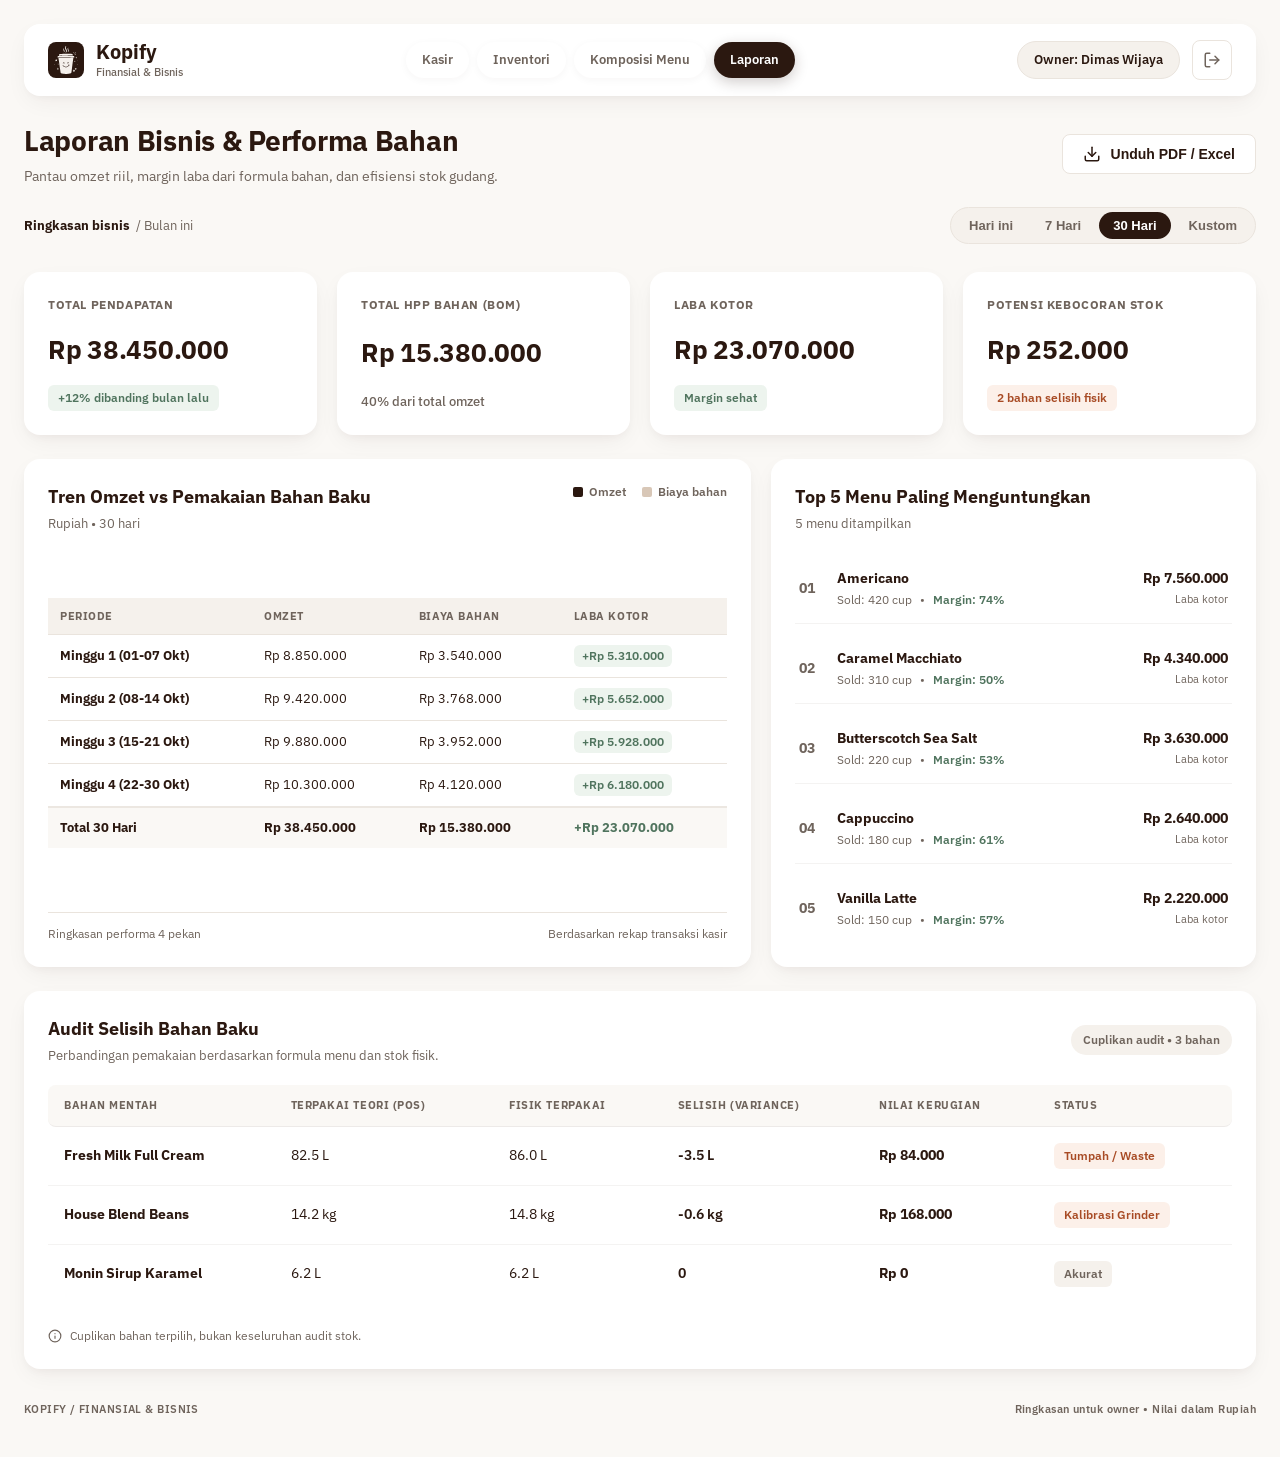
<file: laporan.html>
<!DOCTYPE html>
<html lang="id">
<head>
  <meta charset="UTF-8">
  <meta name="viewport" content="width=device-width, initial-scale=1.0">
  <title>KOPIFY — Laporan Finansial & Audit</title>
  <link rel="icon" href="./assets/kopify-main-logo.png" type="image/png">
  <link rel="preconnect" href="https://fonts.googleapis.com">
  <link rel="preconnect" href="https://fonts.gstatic.com" crossorigin>
  <link href="https://fonts.googleapis.com/css2?family=IBM+Plex+Sans:wght@400;500;600;700&family=Plus+Jakarta+Sans:wght@400;500;600;700&display=swap" rel="stylesheet">
  <link rel="stylesheet" href="./assets/css/laporan.css?v=5">
</head>
<body>
  <div class="report-container">
    <nav class="top-navbar" aria-label="Navigasi Utama">
      <div class="brand-wrapper">
        <img src="./assets/kopify-mascot.svg" alt="Kopify Mascot" class="brand-mascot-img" width="36" height="36">
        <div class="brand-details">
          <span class="brand-name">Kopify</span>
          <span class="brand-subtitle">Finansial & Bisnis</span>
        </div>
      </div>

      <div class="nav-pills" role="navigation">
        <a href="index.html" class="nav-pill">Kasir</a>
        <a href="inventori.html" class="nav-pill">Inventori</a>
        <a href="bom.html" class="nav-pill">Komposisi Menu</a>
        <a href="laporan.html" class="nav-pill active">Laporan</a>
      </div>

      <div class="user-profile">
        <div class="user-badge">
          <span>Owner: Dimas Wijaya</span>
        </div>
        <a href="login.html" class="btn-logout" aria-label="Logout" onclick="sessionStorage.removeItem('kopify_logged_in');">
          <svg viewBox="0 0 24 24" fill="none" stroke-width="2" stroke-linecap="round" stroke-linejoin="round">
            <path d="M9 21H5a2 2 0 0 1-2-2V5a2 2 0 0 1 2-2h4"></path>
            <polyline points="16 17 21 12 16 7"></polyline>
            <line x1="21" y1="12" x2="9" y2="12"></line>
          </svg>
        </a>
        <button type="button" class="btn-hamburger" id="btn-hamburger" aria-label="Toggle menu navigasi" aria-expanded="false" aria-controls="mobile-nav-drawer">
          <img src="./assets/icons/menu-burger.svg" alt="" width="20" height="20">
        </button>
      </div>

      <div class="mobile-nav-drawer" id="mobile-nav-drawer">
        <nav class="mobile-nav-menu" aria-label="Menu Navigasi Mobile">
          <a href="index.html" class="mobile-nav-link">Kasir</a>
          <a href="inventori.html" class="mobile-nav-link">Inventori</a>
          <a href="bom.html" class="mobile-nav-link">Komposisi Menu</a>
          <a href="laporan.html" class="mobile-nav-link active">Laporan</a>
        </nav>
        <div class="mobile-nav-user-section">
          <div class="mobile-user-info">
            <img src="./assets/icons/user.svg" alt="User Kasir Icon" width="18" height="18">
            <span>Kasir: Api Widi</span>
          </div>
          <a href="login.html" class="mobile-btn-logout" aria-label="Logout" onclick="sessionStorage.removeItem('kopify_logged_in');">
            <img src="./assets/icons/logout-inventory.svg" alt="" width="18" height="18">
            <span>Logout</span>
          </a>
        </div>
      </div>
    </nav>

    <header class="page-header">
      <div class="header-title-bar">
        <div class="title-group">
          <h1 class="page-title">Laporan Bisnis & Performa Bahan</h1>
          <p class="page-description">Pantau omzet riil, margin laba dari formula bahan, dan efisiensi stok gudang.</p>
        </div>
        <button type="button" class="btn-download">
          <svg viewBox="0 0 24 24" fill="none" stroke-width="2" stroke-linecap="round" stroke-linejoin="round">
            <path d="M21 15v4a2 2 0 0 1-2 2H5a2 2 0 0 1-2-2v-4"></path>
            <polyline points="7 10 12 15 17 10"></polyline>
            <line x1="12" y1="15" x2="12" y2="3"></line>
          </svg>
          <span>Unduh PDF / Excel</span>
        </button>
      </div>

      <div class="period-control-bar">
        <div class="period-label-group">
          <span class="period-label-bold">Ringkasan bisnis</span>
          <span>/ Bulan ini</span>
        </div>
        <div class="date-selector-group" role="group" aria-label="Filter Rentang Waktu">
          <button type="button" class="date-btn">Hari ini</button>
          <button type="button" class="date-btn">7 Hari</button>
          <button type="button" class="date-btn active">30 Hari</button>
          <button type="button" class="date-btn">Kustom</button>
        </div>
      </div>
    </header>

    <main class="report-main">
      <section class="metrics-grid" aria-label="Ringkasan Metrik Finansial">
      <article class="metric-card">
        <span class="metric-header">TOTAL PENDAPATAN</span>
        <strong class="metric-value">Rp 38.450.000</strong>
        <span class="metric-badge metric-badge--success">+12% dibanding bulan lalu</span>
      </article>

      <article class="metric-card">
        <span class="metric-header">TOTAL HPP BAHAN (BOM)</span>
        <strong class="metric-value">Rp 15.380.000</strong>
        <span class="metric-context">40% dari total omzet</span>
      </article>

      <article class="metric-card">
        <span class="metric-header">LABA KOTOR</span>
        <strong class="metric-value">Rp 23.070.000</strong>
        <span class="metric-badge metric-badge--success">Margin sehat</span>
      </article>

      <article class="metric-card">
        <span class="metric-header">POTENSI KEBOCORAN STOK</span>
        <strong class="metric-value">Rp 252.000</strong>
        <span class="metric-badge metric-badge--alert">2 bahan selisih fisik</span>
      </article>
    </section>

    <section class="mid-analytics-section">
      <article class="analytics-card">
        <div class="card-header-group">
          <div class="card-title-group">
            <h2 class="card-heading">Tren Omzet vs Pemakaian Bahan Baku</h2>
            <span class="card-subtext">Rupiah • 30 hari</span>
          </div>
          <div class="chart-legends">
            <div class="legend-item">
              <span class="legend-color legend-color--sales"></span>
              <span>Omzet</span>
            </div>
            <div class="legend-item">
              <span class="legend-color legend-color--costs"></span>
              <span>Biaya bahan</span>
            </div>
          </div>
        </div>

        <div class="sales-summary-wrapper">
          <table class="sales-summary-table">
            <thead>
              <tr>
                <th scope="col">Periode</th>
                <th scope="col">Omzet</th>
                <th scope="col">Biaya Bahan</th>
                <th scope="col">Laba Kotor</th>
              </tr>
            </thead>
            <tbody>
              <tr>
                <td><strong>Minggu 1 (01-07 Okt)</strong></td>
                <td>Rp 8.850.000</td>
                <td>Rp 3.540.000</td>
                <td><span class="badge-profit">+Rp 5.310.000</span></td>
              </tr>
              <tr>
                <td><strong>Minggu 2 (08-14 Okt)</strong></td>
                <td>Rp 9.420.000</td>
                <td>Rp 3.768.000</td>
                <td><span class="badge-profit">+Rp 5.652.000</span></td>
              </tr>
              <tr>
                <td><strong>Minggu 3 (15-21 Okt)</strong></td>
                <td>Rp 9.880.000</td>
                <td>Rp 3.952.000</td>
                <td><span class="badge-profit">+Rp 5.928.000</span></td>
              </tr>
              <tr>
                <td><strong>Minggu 4 (22-30 Okt)</strong></td>
                <td>Rp 10.300.000</td>
                <td>Rp 4.120.000</td>
                <td><span class="badge-profit">+Rp 6.180.000</span></td>
              </tr>
            </tbody>
            <tfoot>
              <tr>
                <th scope="row">Total 30 Hari</th>
                <td><strong>Rp 38.450.000</strong></td>
                <td><strong>Rp 15.380.000</strong></td>
                <td><strong class="total-profit">+Rp 23.070.000</strong></td>
              </tr>
            </tfoot>
          </table>
        </div>

        <div class="chart-disclosure-row">
          <span>Ringkasan performa 4 pekan</span>
          <span>Berdasarkan rekap transaksi kasir</span>
        </div>
      </article>

      <article class="analytics-card">
        <div class="card-header-group">
          <div class="card-title-group">
            <h2 class="card-heading">Top 5 Menu Paling Menguntungkan</h2>
            <span class="card-subtext">5 menu ditampilkan</span>
          </div>
        </div>

        <div class="ranking-list">
          <div class="ranking-item">
            <div class="ranking-main">
              <span class="ranking-badge">01</span>
              <div class="ranking-info">
                <span class="ranking-name">Americano</span>
                <div class="ranking-meta">
                  <span>Sold: 420 cup</span>
                  <span>•</span>
                  <span class="ranking-margin">Margin: 74%</span>
                </div>
              </div>
            </div>
            <div class="ranking-value-group">
              <strong class="ranking-profit">Rp 7.560.000</strong>
              <span class="ranking-label">Laba kotor</span>
            </div>
          </div>

          <div class="ranking-item">
            <div class="ranking-main">
              <span class="ranking-badge">02</span>
              <div class="ranking-info">
                <span class="ranking-name">Caramel Macchiato</span>
                <div class="ranking-meta">
                  <span>Sold: 310 cup</span>
                  <span>•</span>
                  <span class="ranking-margin">Margin: 50%</span>
                </div>
              </div>
            </div>
            <div class="ranking-value-group">
              <strong class="ranking-profit">Rp 4.340.000</strong>
              <span class="ranking-label">Laba kotor</span>
            </div>
          </div>

          <div class="ranking-item">
            <div class="ranking-main">
              <span class="ranking-badge">03</span>
              <div class="ranking-info">
                <span class="ranking-name">Butterscotch Sea Salt</span>
                <div class="ranking-meta">
                  <span>Sold: 220 cup</span>
                  <span>•</span>
                  <span class="ranking-margin">Margin: 53%</span>
                </div>
              </div>
            </div>
            <div class="ranking-value-group">
              <strong class="ranking-profit">Rp 3.630.000</strong>
              <span class="ranking-label">Laba kotor</span>
            </div>
          </div>

          <div class="ranking-item">
            <div class="ranking-main">
              <span class="ranking-badge">04</span>
              <div class="ranking-info">
                <span class="ranking-name">Cappuccino</span>
                <div class="ranking-meta">
                  <span>Sold: 180 cup</span>
                  <span>•</span>
                  <span class="ranking-margin">Margin: 61%</span>
                </div>
              </div>
            </div>
            <div class="ranking-value-group">
              <strong class="ranking-profit">Rp 2.640.000</strong>
              <span class="ranking-label">Laba kotor</span>
            </div>
          </div>

          <div class="ranking-item">
            <div class="ranking-main">
              <span class="ranking-badge">05</span>
              <div class="ranking-info">
                <span class="ranking-name">Vanilla Latte</span>
                <div class="ranking-meta">
                  <span>Sold: 150 cup</span>
                  <span>•</span>
                  <span class="ranking-margin">Margin: 57%</span>
                </div>
              </div>
            </div>
            <div class="ranking-value-group">
              <strong class="ranking-profit">Rp 2.220.000</strong>
              <span class="ranking-label">Laba kotor</span>
            </div>
          </div>
        </div>
      </article>
    </section>

    <section class="audit-section-card">
      <div class="audit-header-row">
        <div class="card-title-group">
          <h2 class="card-heading">Audit Selisih Bahan Baku</h2>
          <span class="card-subtext">Perbandingan pemakaian berdasarkan formula menu dan stok fisik.</span>
        </div>
        <span class="audit-badge">Cuplikan audit • 3 bahan</span>
      </div>

      <div class="table-responsive">
        <table class="audit-table">
          <thead>
            <tr>
              <th scope="col">BAHAN MENTAH</th>
              <th scope="col">TERPAKAI TEORI (POS)</th>
              <th scope="col">FISIK TERPAKAI</th>
              <th scope="col">SELISIH (VARIANCE)</th>
              <th scope="col">NILAI KERUGIAN</th>
              <th scope="col">STATUS</th>
            </tr>
          </thead>
          <tbody>
            <tr>
              <td class="cell-material">Fresh Milk Full Cream</td>
              <td>82.5 L</td>
              <td>86.0 L</td>
              <td class="variance-negative">-3.5 L</td>
              <td class="cell-loss">Rp 84.000</td>
              <td>
                <span class="status-pill status-pill--alert">Tumpah / Waste</span>
              </td>
            </tr>
            <tr>
              <td class="cell-material">House Blend Beans</td>
              <td>14.2 kg</td>
              <td>14.8 kg</td>
              <td class="variance-negative">-0.6 kg</td>
              <td class="cell-loss">Rp 168.000</td>
              <td>
                <span class="status-pill status-pill--alert">Kalibrasi Grinder</span>
              </td>
            </tr>
            <tr>
              <td class="cell-material">Monin Sirup Karamel</td>
              <td>6.2 L</td>
              <td>6.2 L</td>
              <td class="variance-neutral">0</td>
              <td class="cell-loss">Rp 0</td>
              <td>
                <span class="status-pill status-pill--neutral">Akurat</span>
              </td>
            </tr>
          </tbody>
        </table>
      </div>

      <div class="audit-footer-note">
        <svg viewBox="0 0 24 24" fill="none" stroke-width="2" stroke-linecap="round" stroke-linejoin="round">
          <circle cx="12" cy="12" r="10"></circle>
          <line x1="12" y1="16" x2="12" y2="12"></line>
          <line x1="12" y1="8" x2="12.01" y2="8"></line>
        </svg>
        <span>Cuplikan bahan terpilih, bukan keseluruhan audit stok.</span>
      </div>
    </section>
    </main>

    <footer class="report-footer">
      <span>KOPIFY / FINANSIAL & BISNIS</span>
      <span>Ringkasan untuk owner • Nilai dalam Rupiah</span>
    </footer>
  </div>

  <script src="./assets/js/laporan.js?v=3"></script>
</body>
</html>
</file>
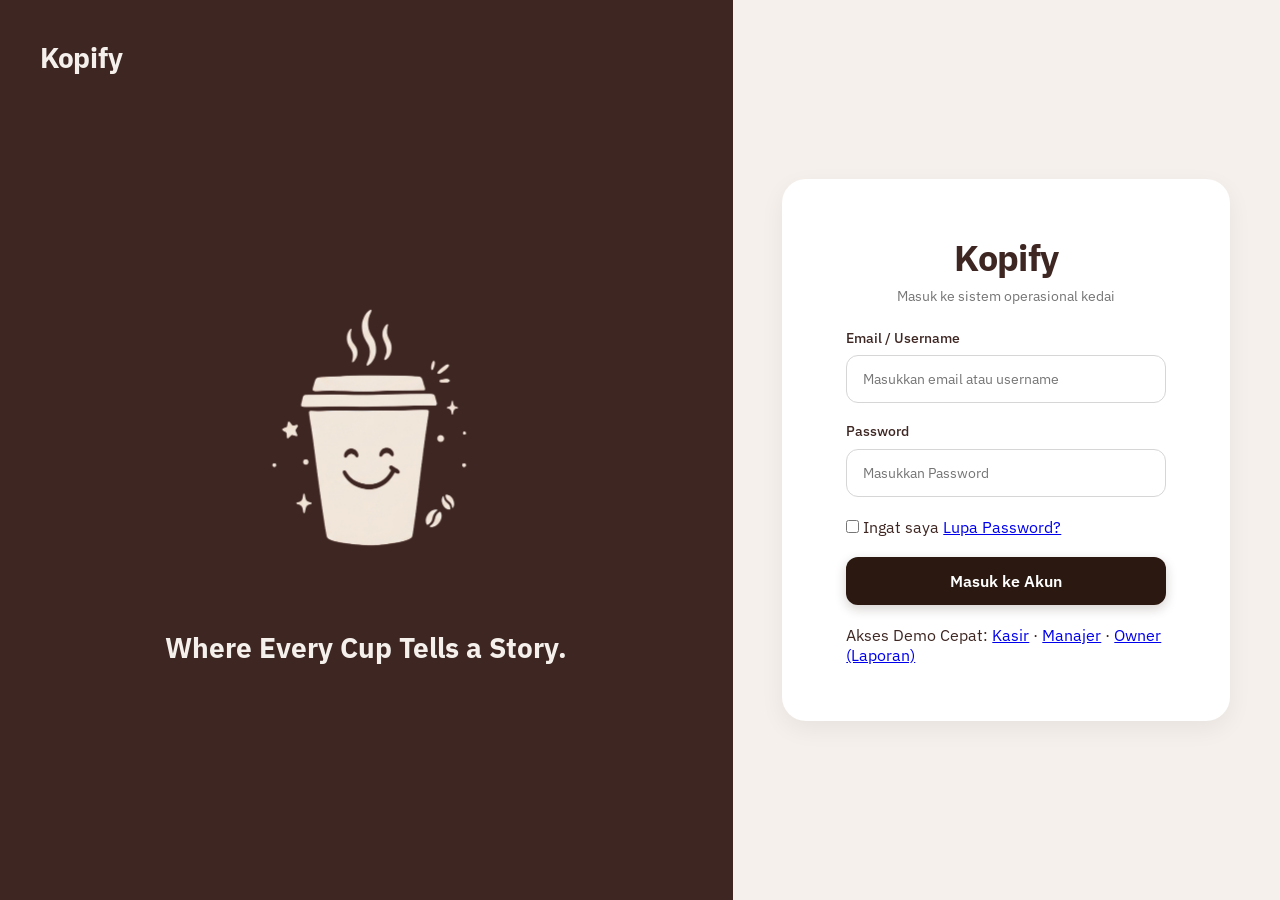
<file: login.html>
<!DOCTYPE html>
<html lang="id">
<head>
  <meta charset="UTF-8">
  <meta name="viewport" content="width=device-width, initial-scale=1.0">
  <title>Kopify — Masuk Kasir & Owner</title>
  <link rel="icon" href="./assets/kopify-main-logo.png" type="image/png">
  <link rel="preconnect" href="https://fonts.googleapis.com">
  <link rel="preconnect" href="https://fonts.gstatic.com" crossorigin>
  <link href="https://fonts.googleapis.com/css2?family=Caveat:wght@700&family=IBM+Plex+Sans:wght@400;500;600;700&family=Plus+Jakarta+Sans:wght@400;500;600;700&display=swap" rel="stylesheet">
  <link rel="stylesheet" href="./assets/css/login.css?v=2">
</head>
<body>
  <div class="login-container">
    <section class="branding-pane">
      <div class="branding-logo-text">Kopify</div>
      <div class="branding-center-content">
        <img src="./assets/images/login-illustration.png" alt="Kopify Coffee Story" class="branding-illustration">
        <p class="branding-quote">Where Every Cup Tells a Story.</p>
      </div>
    </section>

    <main class="auth-pane">
      <div class="login-card">
        <header class="login-header">
          <h1 class="login-title">Kopify</h1>
          <p class="login-subtitle">Masuk ke sistem operasional kedai</p>
        </header>

        <form action="index.html" method="GET" class="login-form">
          <div class="form-field">
            <label for="username" class="form-label">Email / Username</label>
            <input 
              type="text" 
              id="username" 
              name="username" 
              class="form-input" 
              placeholder="Masukkan email atau username" 
              required
              autocomplete="username"
            >
          </div>

          <div class="form-field">
            <label for="password" class="form-label">Password</label>
            <input 
              type="password" 
              id="password" 
              name="password" 
              class="form-input" 
              placeholder="Masukkan Password" 
              required
              autocomplete="current-password"
            >
          </div>

          <div class="form-options">
            <label class="checkbox-label">
              <input type="checkbox" id="remember" name="remember" class="checkbox-input">
              <span>Ingat saya</span>
            </label>
            <a href="#" class="forgot-password-link">Lupa Password?</a>
          </div>

          <button type="submit" class="btn-primary">Masuk ke Akun</button>

          <div class="demo-switcher">
            <span>Akses Demo Cepat:</span>
            <a href="index.html" class="demo-link">Kasir</a>
            <span class="demo-separator">·</span>
            <a href="index.html" class="demo-link">Manajer</a>
            <span class="demo-separator">·</span>
            <a href="laporan.html" class="demo-link">Owner (Laporan)</a>
          </div>
        </form>
      </div>
    </main>
  </div>

  <script>
    const form = document.querySelector('.login-form');
    if (form) {
      form.addEventListener('submit', () => {
        sessionStorage.setItem('kopify_logged_in', 'true');
      });
    }

    document.querySelectorAll('.demo-link').forEach(link => {
      link.addEventListener('click', () => {
        sessionStorage.setItem('kopify_logged_in', 'true');
      });
    });
  </script>
</body>
</html>
</file>
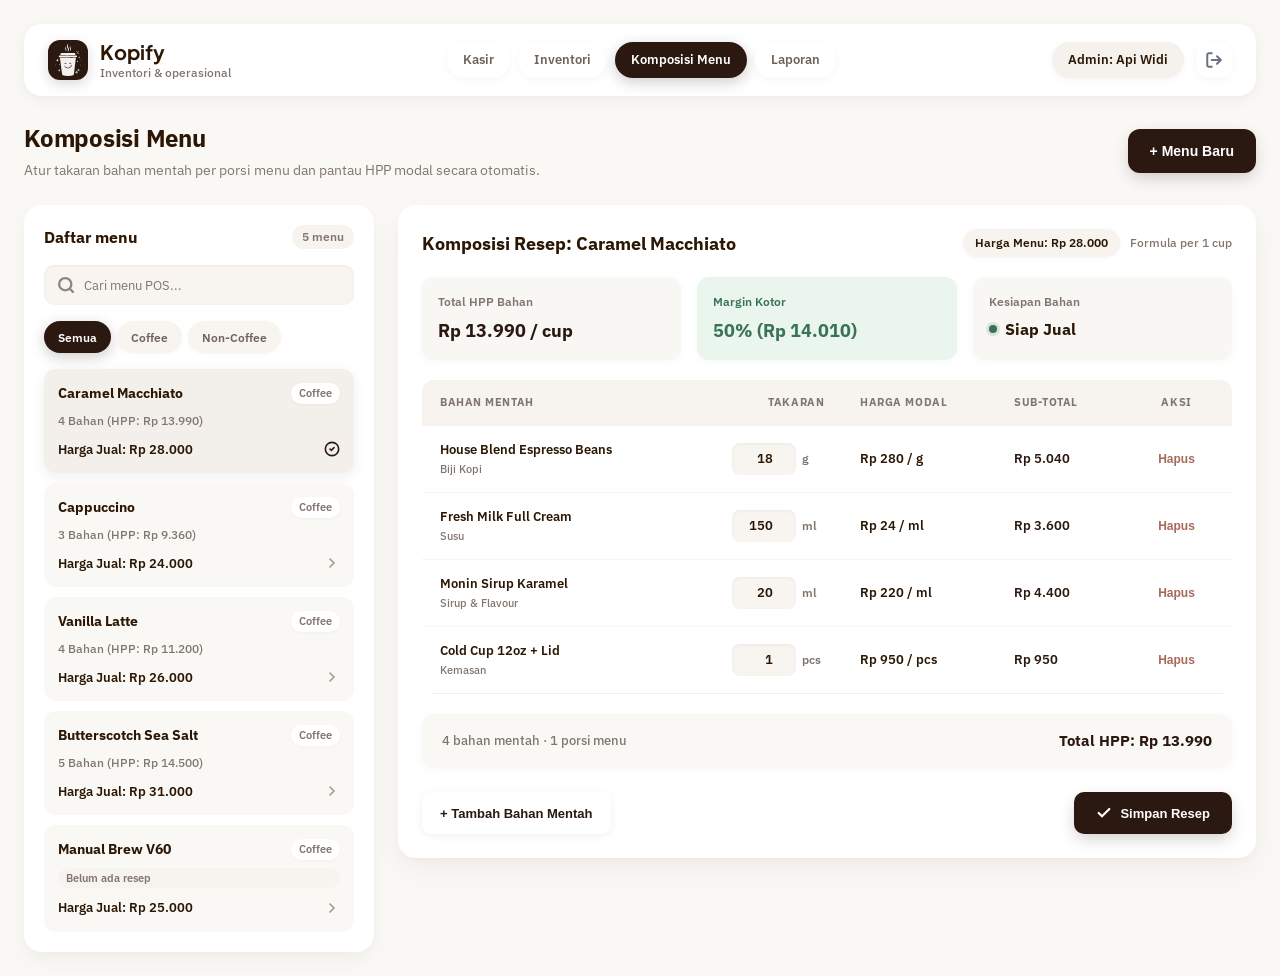
<file: html/bom.html>
<!DOCTYPE html>
<html lang="id">
<head>
  <meta charset="UTF-8">
  <meta name="viewport" content="width=device-width, initial-scale=1.0">
  <title>KOPIFY - Resep Menu (BOM)</title>
  <link rel="icon" href="../assets/kopify-main-logo.png" type="image/png">
  <link rel="preconnect" href="https://fonts.googleapis.com">
  <link rel="preconnect" href="https://fonts.gstatic.com" crossorigin>
  <link href="https://fonts.googleapis.com/css2?family=IBM+Plex+Sans:wght@400;500;600;700&family=Plus+Jakarta+Sans:wght@400;500;600;700&display=swap" rel="stylesheet">
  <link rel="stylesheet" href="../css/bom.css">
</head>
<body>
  <div class="bom-container">
    <nav class="top-navbar" aria-label="Navigasi Utama">
      <div class="brand-wrapper">
        <div class="brand-icon-box">
          <img src="../assets/kopify-mascot.svg" alt="Kopify Mascot" class="brand-mascot-img" width="32" height="32">
        </div>
        <div class="brand-details">
          <span class="brand-name">Kopify</span>
          <span class="brand-subtitle">Inventori &amp; operasional</span>
        </div>
      </div>

      <div class="nav-pills" role="navigation">
        <a href="../index.html" class="nav-pill">Kasir</a>
        <a href="inventori.html" class="nav-pill">Inventori</a>
        <a href="bom.html" class="nav-pill active">Komposisi Menu</a>
        <a href="laporan.html" class="nav-pill">Laporan</a>
      </div>

      <div class="user-actions">
        <div class="user-badge">
          <span>Admin: Api Widi</span>
        </div>
        <a href="login.html" class="btn-logout" aria-label="Logout">
          <img src="../assets/icons/logout-inventory.svg" alt="Logout Icon" width="18" height="18">
        </a>
      </div>
    </nav>

    <header class="page-header">
      <div class="header-title-group">
        <h1 class="page-title">Komposisi Menu</h1>
        <p class="page-description">Atur takaran bahan mentah per porsi menu dan pantau HPP modal secara otomatis.</p>
      </div>
      <button type="button" class="btn-new-menu">
        <span>+ Menu Baru</span>
      </button>
    </header>

    <main class="recipe-workspace-grid">
      <section class="menu-list-panel" aria-label="Daftar Menu Produk">
        <div class="menu-list-header">
          <h2 class="menu-list-title">Daftar menu</h2>
          <span class="menu-count-badge">5 menu</span>
        </div>

        <div class="menu-search-wrapper">
          <img src="../assets/icons/search.svg" alt="Search Icon" width="16" height="16">
          <input type="text" id="menu-search" class="menu-search-input" placeholder="Cari menu POS...">
        </div>

        <div class="menu-filter-pills" role="tablist">
          <button type="button" class="menu-pill active" data-category="all">Semua</button>
          <button type="button" class="menu-pill" data-category="coffee">Coffee</button>
          <button type="button" class="menu-pill" data-category="non-coffee">Non-Coffee</button>
        </div>

        <div class="menu-cards-container">
          <article class="product-menu-item active-menu" data-category="coffee">
            <div class="item-top-row">
              <strong class="item-title">Caramel Macchiato</strong>
              <span class="item-category-badge">Coffee</span>
            </div>
            <span class="item-recipe-status">4 Bahan (HPP: Rp 13.990)</span>
            <div class="item-bottom-row">
              <span class="item-price-tag">Harga Jual: Rp 28.000</span>
              <img src="../assets/icons/circle-check.svg" alt="Active Indicator" class="item-indicator-icon" width="16" height="16">
            </div>
          </article>

          <article class="product-menu-item" data-category="coffee">
            <div class="item-top-row">
              <strong class="item-title">Cappuccino</strong>
              <span class="item-category-badge">Coffee</span>
            </div>
            <span class="item-recipe-status">3 Bahan (HPP: Rp 9.360)</span>
            <div class="item-bottom-row">
              <span class="item-price-tag">Harga Jual: Rp 24.000</span>
              <img src="../assets/icons/chevron-right.svg" alt="Select Arrow" class="item-indicator-icon" width="16" height="16">
            </div>
          </article>

          <article class="product-menu-item" data-category="coffee">
            <div class="item-top-row">
              <strong class="item-title">Vanilla Latte</strong>
              <span class="item-category-badge">Coffee</span>
            </div>
            <span class="item-recipe-status">4 Bahan (HPP: Rp 11.200)</span>
            <div class="item-bottom-row">
              <span class="item-price-tag">Harga Jual: Rp 26.000</span>
              <img src="../assets/icons/chevron-right.svg" alt="Select Arrow" class="item-indicator-icon" width="16" height="16">
            </div>
          </article>

          <article class="product-menu-item" data-category="coffee">
            <div class="item-top-row">
              <strong class="item-title">Butterscotch Sea Salt</strong>
              <span class="item-category-badge">Coffee</span>
            </div>
            <span class="item-recipe-status">5 Bahan (HPP: Rp 14.500)</span>
            <div class="item-bottom-row">
              <span class="item-price-tag">Harga Jual: Rp 31.000</span>
              <img src="../assets/icons/chevron-right.svg" alt="Select Arrow" class="item-indicator-icon" width="16" height="16">
            </div>
          </article>

          <article class="product-menu-item" data-category="coffee">
            <div class="item-top-row">
              <strong class="item-title">Manual Brew V60</strong>
              <span class="item-category-badge">Coffee</span>
            </div>
            <span class="item-status-pill">Belum ada resep</span>
            <div class="item-bottom-row">
              <span class="item-price-tag">Harga Jual: Rp 25.000</span>
              <img src="../assets/icons/chevron-right.svg" alt="Select Arrow" class="item-indicator-icon" width="16" height="16">
            </div>
          </article>
        </div>
      </section>

      <section class="recipe-detail-panel" aria-label="Detail Komposisi Resep">
        <header class="recipe-header-group">
          <h2 class="recipe-heading">Komposisi Resep: Caramel Macchiato</h2>
          <div class="recipe-meta-tags">
            <span class="recipe-menu-price-pill">Harga Menu: Rp 28.000</span>
            <span class="recipe-serving-basis">Formula per 1 cup</span>
          </div>
        </header>

        <div class="recipe-metrics-grid">
          <div class="recipe-metric-box">
            <span class="metric-caption">Total HPP Bahan</span>
            <strong class="metric-data-value">Rp 13.990 / cup</strong>
          </div>

          <div class="recipe-metric-box recipe-metric-box--margin">
            <span class="metric-caption">Margin Kotor</span>
            <strong class="metric-data-value">50% (Rp 14.010)</strong>
          </div>

          <div class="recipe-metric-box">
            <span class="metric-caption">Kesiapan Bahan</span>
            <div class="metric-readiness-row">
              <span class="readiness-dot"></span>
              <span class="readiness-text">Siap Jual</span>
            </div>
          </div>
        </div>

        <div class="recipe-table-responsive">
          <table class="ingredients-table">
            <thead>
              <tr>
                <th scope="col">BAHAN MENTAH</th>
                <th scope="col" class="col-quantity">TAKARAN</th>
                <th scope="col">HARGA MODAL</th>
                <th scope="col">SUB-TOTAL</th>
                <th scope="col" class="col-action">AKSI</th>
              </tr>
            </thead>
            <tbody>
              <tr data-unit-cost="280">
                <td>
                  <div class="material-title-block">
                    <strong class="ingredient-name">House Blend Espresso Beans</strong>
                    <span class="ingredient-category">Biji Kopi</span>
                  </div>
                </td>
                <td>
                  <div class="quantity-control-wrapper">
                    <input type="number" class="quantity-number-input" value="18" min="0" step="1" aria-label="Takaran gram">
                    <span class="quantity-unit-label">g</span>
                  </div>
                </td>
                <td>
                  <span class="cost-cell-value">Rp 280 / g</span>
                </td>
                <td>
                  <strong class="subtotal-cell-value">Rp 5.040</strong>
                </td>
                <td style="text-align: center;">
                  <button type="button" class="btn-remove-material" aria-label="Hapus bahan">Hapus</button>
                </td>
              </tr>

              <tr data-unit-cost="24">
                <td>
                  <div class="material-title-block">
                    <strong class="ingredient-name">Fresh Milk Full Cream</strong>
                    <span class="ingredient-category">Susu</span>
                  </div>
                </td>
                <td>
                  <div class="quantity-control-wrapper">
                    <input type="number" class="quantity-number-input" value="150" min="0" step="1" aria-label="Takaran ml">
                    <span class="quantity-unit-label">ml</span>
                  </div>
                </td>
                <td>
                  <span class="cost-cell-value">Rp 24 / ml</span>
                </td>
                <td>
                  <strong class="subtotal-cell-value">Rp 3.600</strong>
                </td>
                <td style="text-align: center;">
                  <button type="button" class="btn-remove-material" aria-label="Hapus bahan">Hapus</button>
                </td>
              </tr>

              <tr data-unit-cost="220">
                <td>
                  <div class="material-title-block">
                    <strong class="ingredient-name">Monin Sirup Karamel</strong>
                    <span class="ingredient-category">Sirup &amp; Flavour</span>
                  </div>
                </td>
                <td>
                  <div class="quantity-control-wrapper">
                    <input type="number" class="quantity-number-input" value="20" min="0" step="1" aria-label="Takaran ml">
                    <span class="quantity-unit-label">ml</span>
                  </div>
                </td>
                <td>
                  <span class="cost-cell-value">Rp 220 / ml</span>
                </td>
                <td>
                  <strong class="subtotal-cell-value">Rp 4.400</strong>
                </td>
                <td style="text-align: center;">
                  <button type="button" class="btn-remove-material" aria-label="Hapus bahan">Hapus</button>
                </td>
              </tr>

              <tr data-unit-cost="950">
                <td>
                  <div class="material-title-block">
                    <strong class="ingredient-name">Cold Cup 12oz + Lid</strong>
                    <span class="ingredient-category">Kemasan</span>
                  </div>
                </td>
                <td>
                  <div class="quantity-control-wrapper">
                    <input type="number" class="quantity-number-input" value="1" min="0" step="1" aria-label="Takaran pcs">
                    <span class="quantity-unit-label">pcs</span>
                  </div>
                </td>
                <td>
                  <span class="cost-cell-value">Rp 950 / pcs</span>
                </td>
                <td>
                  <strong class="subtotal-cell-value">Rp 950</strong>
                </td>
                <td style="text-align: center;">
                  <button type="button" class="btn-remove-material" aria-label="Hapus bahan">Hapus</button>
                </td>
              </tr>
            </tbody>
          </table>
        </div>

        <div class="recipe-total-bar">
          <span class="total-bar-info">4 bahan mentah · 1 porsi menu</span>
          <strong class="total-bar-cost">Total HPP: Rp 13.990</strong>
        </div>

        <div class="recipe-actions-row">
          <button type="button" class="btn-add-ingredient">
            <span>+ Tambah Bahan Mentah</span>
          </button>
          <button type="button" id="btn-save-recipe" class="btn-save-recipe">
            <img src="../assets/icons/check-white.svg" alt="Check Icon" width="16" height="16">
            <span>Simpan Resep</span>
          </button>
        </div>
      </section>
    </main>
  </div>

  <script src="../js/bom.js"></script>
</body>
</html>
</file>
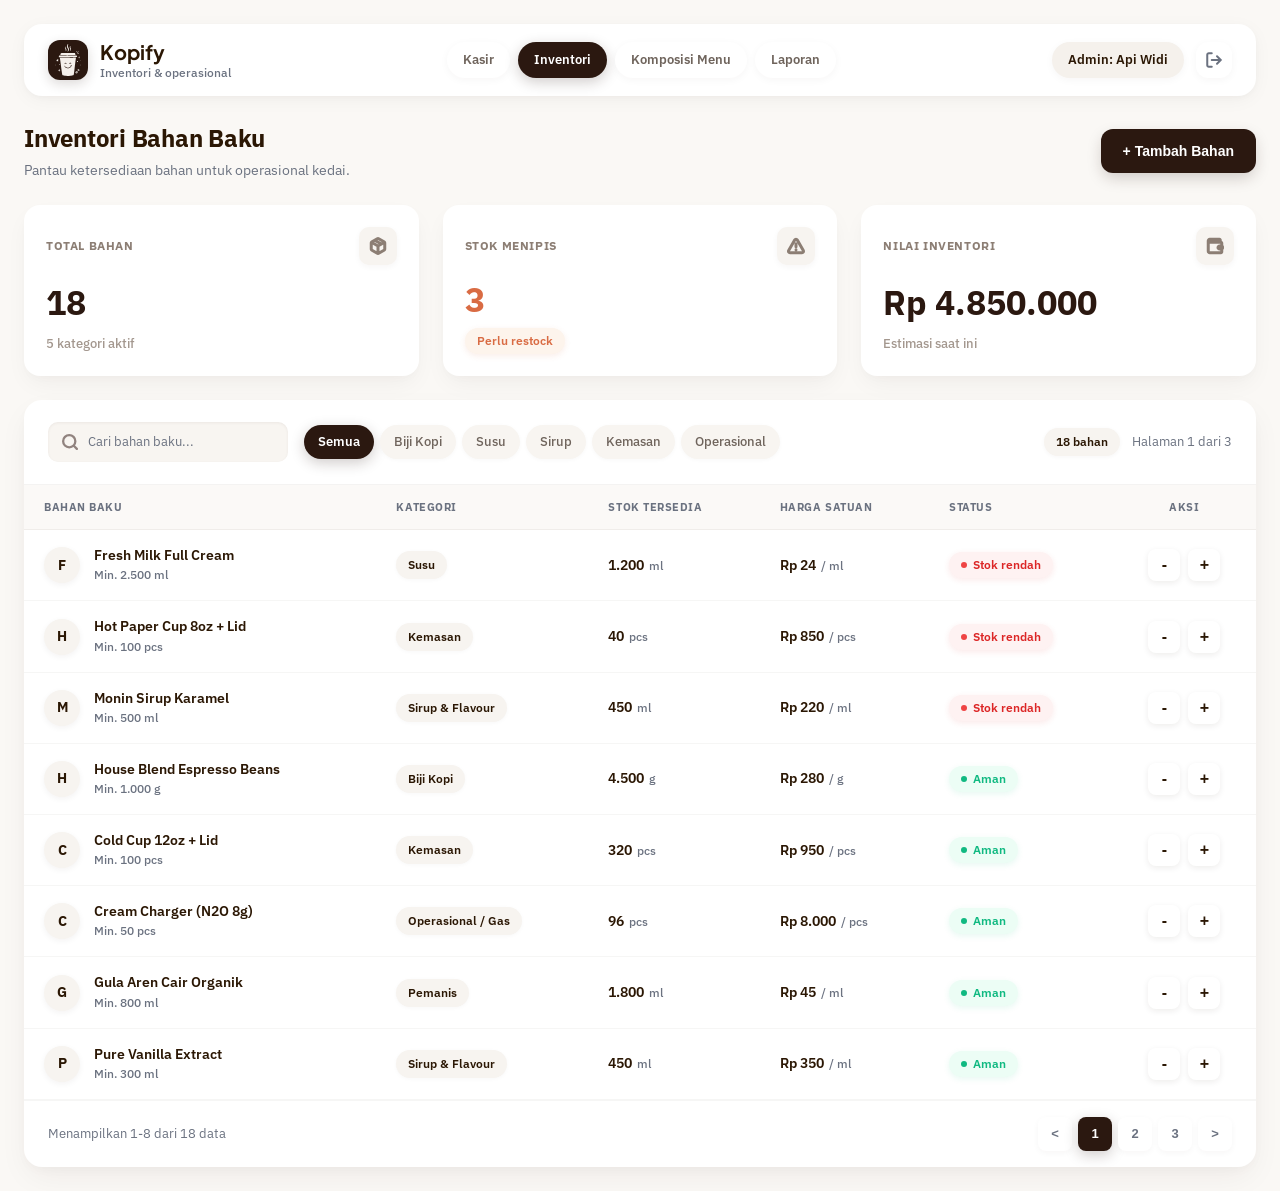
<file: html/inventori.html>
<!DOCTYPE html>
<html lang="id">
<head>
  <meta charset="UTF-8">
  <meta name="viewport" content="width=device-width, initial-scale=1.0">
  <title>KOPIFY - Inventori Bahan Baku</title>
  <link rel="icon" href="../assets/kopify-main-logo.png" type="image/png">
  <link rel="preconnect" href="https://fonts.googleapis.com">
  <link rel="preconnect" href="https://fonts.gstatic.com" crossorigin>
  <link href="https://fonts.googleapis.com/css2?family=IBM+Plex+Sans:wght@400;500;600;700&family=Plus+Jakarta+Sans:wght@400;500;600;700&display=swap" rel="stylesheet">
  <link rel="stylesheet" href="../css/inventori.css?v=1">
</head>
<body>
  <div class="inventory-container">
    <nav class="top-navbar" aria-label="Navigasi Utama">
      <div class="brand-wrapper">
        <div class="brand-icon-box">
          <img src="../assets/kopify-mascot.svg" alt="Kopify Mascot" class="brand-mascot-img" width="32" height="32">
        </div>
        <div class="brand-details">
          <span class="brand-name">Kopify</span>
          <span class="brand-subtitle">Inventori &amp; operasional</span>
        </div>
      </div>

      <div class="nav-pills" role="navigation">
        <a href="../index.html" class="nav-pill">Kasir</a>
        <a href="inventori.html" class="nav-pill active">Inventori</a>
        <a href="bom.html" class="nav-pill">Komposisi Menu</a>
        <a href="laporan.html" class="nav-pill">Laporan</a>
      </div>

      <div class="user-actions">
        <div class="user-badge">
          <span>Admin: Api Widi</span>
        </div>
        <a href="login.html" class="btn-logout" aria-label="Logout">
          <img src="../assets/icons/logout-inventory.svg" alt="Logout Icon" width="18" height="18">
        </a>
      </div>
    </nav>

    <header class="page-header">
      <div class="header-title-group">
        <h1 class="page-title">Inventori Bahan Baku</h1>
        <p class="page-description">Pantau ketersediaan bahan untuk operasional kedai.</p>
      </div>
      <button type="button" id="btn-open-modal-tambah" class="btn-add-material">
        <span>+ Tambah Bahan</span>
      </button>
    </header>

    <section class="summary-cards-grid" aria-label="Ringkasan Inventori">
      <article class="summary-card">
        <div class="card-top">
          <span class="card-label">TOTAL BAHAN</span>
          <div class="icon-box">
            <img src="../assets/icons/package.svg" alt="Package Icon" width="18" height="18">
          </div>
        </div>
        <strong class="metric-number">18</strong>
        <span class="card-subtext">5 kategori aktif</span>
      </article>

      <article class="summary-card">
        <div class="card-top">
          <span class="card-label">STOK MENIPIS</span>
          <div class="icon-box">
            <img src="../assets/icons/alert-triangle-inventory.svg" alt="Alert Icon" width="18" height="18">
          </div>
        </div>
        <strong class="metric-number metric-number--warning">3</strong>
        <div class="subtext-pill-row">
          <span class="restock-pill">Perlu restock</span>
        </div>
      </article>

      <article class="summary-card">
        <div class="card-top">
          <span class="card-label">NILAI INVENTORI</span>
          <div class="icon-box">
            <img src="../assets/icons/wallet-inventory.svg" alt="Wallet Icon" width="18" height="18">
          </div>
        </div>
        <strong class="metric-number">Rp 4.850.000</strong>
        <span class="card-subtext">Estimasi saat ini</span>
      </article>
    </section>

    <main class="table-card">
      <div class="table-toolbar">
        <div class="search-filters-group">
          <div class="search-input-wrapper">
            <img src="../assets/icons/search.svg" alt="Search Icon" width="16" height="16">
            <input type="text" id="inventory-search" class="table-search-input" placeholder="Cari bahan baku...">
          </div>

          <div class="category-filter-pills" role="tablist">
            <button type="button" class="cat-pill active" data-category="all">Semua</button>
            <button type="button" class="cat-pill" data-category="biji kopi">Biji Kopi</button>
            <button type="button" class="cat-pill" data-category="susu">Susu</button>
            <button type="button" class="cat-pill" data-category="sirup">Sirup</button>
            <button type="button" class="cat-pill" data-category="kemasan">Kemasan</button>
            <button type="button" class="cat-pill" data-category="operasional">Operasional</button>
          </div>
        </div>

        <div class="table-meta-group">
          <span class="meta-count-badge">18 bahan</span>
          <span class="meta-page-info">Halaman 1 dari 3</span>
        </div>
      </div>

      <div class="table-responsive">
        <table class="inventory-table">
          <thead>
            <tr>
              <th scope="col">BAHAN BAKU</th>
              <th scope="col">KATEGORI</th>
              <th scope="col">STOK TERSEDIA</th>
              <th scope="col">HARGA SATUAN</th>
              <th scope="col">STATUS</th>
              <th scope="col" class="th-action">AKSI</th>
            </tr>
          </thead>
          <tbody>
            <tr data-category="susu">
              <td>
                <div class="material-cell">
                  <span class="material-avatar">F</span>
                  <div class="material-info">
                    <strong class="material-name">Fresh Milk Full Cream</strong>
                    <span class="material-min">Min. 2.500 ml</span>
                  </div>
                </div>
              </td>
              <td>
                <span class="category-tag">Susu</span>
              </td>
              <td>
                <strong class="stock-value">1.200</strong>
                <span class="unit-label">ml</span>
              </td>
              <td>
                <strong class="price-value">Rp 24</strong>
                <span class="unit-label">/ ml</span>
              </td>
              <td>
                <span class="badge-status badge-danger">
                  <span class="status-dot"></span>
                  Stok rendah
                </span>
              </td>
              <td>
                <div class="action-stepper">
                  <button type="button" class="btn-step btn-decrement" aria-label="Kurangi stok">-</button>
                  <button type="button" class="btn-step btn-increment" aria-label="Tambah stok">+</button>
                </div>
              </td>
            </tr>

            <tr data-category="kemasan">
              <td>
                <div class="material-cell">
                  <span class="material-avatar">H</span>
                  <div class="material-info">
                    <strong class="material-name">Hot Paper Cup 8oz + Lid</strong>
                    <span class="material-min">Min. 100 pcs</span>
                  </div>
                </div>
              </td>
              <td>
                <span class="category-tag">Kemasan</span>
              </td>
              <td>
                <strong class="stock-value">40</strong>
                <span class="unit-label">pcs</span>
              </td>
              <td>
                <strong class="price-value">Rp 850</strong>
                <span class="unit-label">/ pcs</span>
              </td>
              <td>
                <span class="badge-status badge-danger">
                  <span class="status-dot"></span>
                  Stok rendah
                </span>
              </td>
              <td>
                <div class="action-stepper">
                  <button type="button" class="btn-step btn-decrement" aria-label="Kurangi stok">-</button>
                  <button type="button" class="btn-step btn-increment" aria-label="Tambah stok">+</button>
                </div>
              </td>
            </tr>

            <tr data-category="sirup">
              <td>
                <div class="material-cell">
                  <span class="material-avatar">M</span>
                  <div class="material-info">
                    <strong class="material-name">Monin Sirup Karamel</strong>
                    <span class="material-min">Min. 500 ml</span>
                  </div>
                </div>
              </td>
              <td>
                <span class="category-tag">Sirup &amp; Flavour</span>
              </td>
              <td>
                <strong class="stock-value">450</strong>
                <span class="unit-label">ml</span>
              </td>
              <td>
                <strong class="price-value">Rp 220</strong>
                <span class="unit-label">/ ml</span>
              </td>
              <td>
                <span class="badge-status badge-danger">
                  <span class="status-dot"></span>
                  Stok rendah
                </span>
              </td>
              <td>
                <div class="action-stepper">
                  <button type="button" class="btn-step btn-decrement" aria-label="Kurangi stok">-</button>
                  <button type="button" class="btn-step btn-increment" aria-label="Tambah stok">+</button>
                </div>
              </td>
            </tr>

            <tr data-category="biji kopi">
              <td>
                <div class="material-cell">
                  <span class="material-avatar">H</span>
                  <div class="material-info">
                    <strong class="material-name">House Blend Espresso Beans</strong>
                    <span class="material-min">Min. 1.000 g</span>
                  </div>
                </div>
              </td>
              <td>
                <span class="category-tag">Biji Kopi</span>
              </td>
              <td>
                <strong class="stock-value">4.500</strong>
                <span class="unit-label">g</span>
              </td>
              <td>
                <strong class="price-value">Rp 280</strong>
                <span class="unit-label">/ g</span>
              </td>
              <td>
                <span class="badge-status badge-success">
                  <span class="status-dot"></span>
                  Aman
                </span>
              </td>
              <td>
                <div class="action-stepper">
                  <button type="button" class="btn-step btn-decrement" aria-label="Kurangi stok">-</button>
                  <button type="button" class="btn-step btn-increment" aria-label="Tambah stok">+</button>
                </div>
              </td>
            </tr>

            <tr data-category="kemasan">
              <td>
                <div class="material-cell">
                  <span class="material-avatar">C</span>
                  <div class="material-info">
                    <strong class="material-name">Cold Cup 12oz + Lid</strong>
                    <span class="material-min">Min. 100 pcs</span>
                  </div>
                </div>
              </td>
              <td>
                <span class="category-tag">Kemasan</span>
              </td>
              <td>
                <strong class="stock-value">320</strong>
                <span class="unit-label">pcs</span>
              </td>
              <td>
                <strong class="price-value">Rp 950</strong>
                <span class="unit-label">/ pcs</span>
              </td>
              <td>
                <span class="badge-status badge-success">
                  <span class="status-dot"></span>
                  Aman
                </span>
              </td>
              <td>
                <div class="action-stepper">
                  <button type="button" class="btn-step btn-decrement" aria-label="Kurangi stok">-</button>
                  <button type="button" class="btn-step btn-increment" aria-label="Tambah stok">+</button>
                </div>
              </td>
            </tr>

            <tr data-category="operasional">
              <td>
                <div class="material-cell">
                  <span class="material-avatar">C</span>
                  <div class="material-info">
                    <strong class="material-name">Cream Charger (N2O 8g)</strong>
                    <span class="material-min">Min. 50 pcs</span>
                  </div>
                </div>
              </td>
              <td>
                <span class="category-tag">Operasional / Gas</span>
              </td>
              <td>
                <strong class="stock-value">96</strong>
                <span class="unit-label">pcs</span>
              </td>
              <td>
                <strong class="price-value">Rp 8.000</strong>
                <span class="unit-label">/ pcs</span>
              </td>
              <td>
                <span class="badge-status badge-success">
                  <span class="status-dot"></span>
                  Aman
                </span>
              </td>
              <td>
                <div class="action-stepper">
                  <button type="button" class="btn-step btn-decrement" aria-label="Kurangi stok">-</button>
                  <button type="button" class="btn-step btn-increment" aria-label="Tambah stok">+</button>
                </div>
              </td>
            </tr>

            <tr data-category="sirup">
              <td>
                <div class="material-cell">
                  <span class="material-avatar">G</span>
                  <div class="material-info">
                    <strong class="material-name">Gula Aren Cair Organik</strong>
                    <span class="material-min">Min. 800 ml</span>
                  </div>
                </div>
              </td>
              <td>
                <span class="category-tag">Pemanis</span>
              </td>
              <td>
                <strong class="stock-value">1.800</strong>
                <span class="unit-label">ml</span>
              </td>
              <td>
                <strong class="price-value">Rp 45</strong>
                <span class="unit-label">/ ml</span>
              </td>
              <td>
                <span class="badge-status badge-success">
                  <span class="status-dot"></span>
                  Aman
                </span>
              </td>
              <td>
                <div class="action-stepper">
                  <button type="button" class="btn-step btn-decrement" aria-label="Kurangi stok">-</button>
                  <button type="button" class="btn-step btn-increment" aria-label="Tambah stok">+</button>
                </div>
              </td>
            </tr>

            <tr data-category="sirup">
              <td>
                <div class="material-cell">
                  <span class="material-avatar">P</span>
                  <div class="material-info">
                    <strong class="material-name">Pure Vanilla Extract</strong>
                    <span class="material-min">Min. 300 ml</span>
                  </div>
                </div>
              </td>
              <td>
                <span class="category-tag">Sirup &amp; Flavour</span>
              </td>
              <td>
                <strong class="stock-value">450</strong>
                <span class="unit-label">ml</span>
              </td>
              <td>
                <strong class="price-value">Rp 350</strong>
                <span class="unit-label">/ ml</span>
              </td>
              <td>
                <span class="badge-status badge-success">
                  <span class="status-dot"></span>
                  Aman
                </span>
              </td>
              <td>
                <div class="action-stepper">
                  <button type="button" class="btn-step btn-decrement" aria-label="Kurangi stok">-</button>
                  <button type="button" class="btn-step btn-increment" aria-label="Tambah stok">+</button>
                </div>
              </td>
            </tr>
          </tbody>
        </table>
      </div>

      <footer class="table-pagination">
        <span class="pagination-info">Menampilkan 1-8 dari 18 data</span>
        <div class="pagination-nav">
          <button type="button" class="page-btn" aria-label="Halaman sebelumnya">&lt;</button>
          <button type="button" class="page-btn active">1</button>
          <button type="button" class="page-btn">2</button>
          <button type="button" class="page-btn">3</button>
          <button type="button" class="page-btn" aria-label="Halaman berikutnya">&gt;</button>
        </div>
      </footer>
    </main>
  </div>

  <div id="modalTambahBahan" class="modal-overlay" role="dialog" aria-modal="true" aria-labelledby="modalTambahTitle">
    <div class="modal-card">
      <header class="modal-header">
        <h2 id="modalTambahTitle" class="modal-title">Tambah Bahan Baku Baru</h2>
        <button type="button" id="btn-close-modal" class="btn-close-modal" aria-label="Tutup Form">&times;</button>
      </header>

      <form id="formTambahBahan" class="modal-form">
        <div class="form-group">
          <label for="inputNamaBahan" class="form-label">Nama Bahan Baku <span class="required-star">*</span></label>
          <input type="text" id="inputNamaBahan" class="form-input" placeholder="Contoh: Biji Kopi Arabika Gayo" required autocomplete="off">
        </div>

        <div class="form-row-2">
          <div class="form-group">
            <label for="selectKategori" class="form-label">Kategori <span class="required-star">*</span></label>
            <select id="selectKategori" class="form-select" required>
              <option value="" disabled selected>Pilih Kategori</option>
              <option value="biji kopi">Biji Kopi</option>
              <option value="susu">Susu</option>
              <option value="sirup">Sirup &amp; Flavour</option>
              <option value="kemasan">Kemasan</option>
              <option value="operasional">Operasional / Gas</option>
              <option value="pemanis">Pemanis</option>
            </select>
          </div>

          <div class="form-group">
            <label for="selectSatuan" class="form-label">Satuan Ukuran <span class="required-star">*</span></label>
            <select id="selectSatuan" class="form-select" required>
              <option value="ml">ml (Mililiter)</option>
              <option value="g">g (Gram)</option>
              <option value="pcs">pcs (Pieces)</option>
            </select>
          </div>
        </div>

        <div class="form-row-2">
          <div class="form-group">
            <label for="inputStokAwal" class="form-label">Stok Awal <span class="required-star">*</span></label>
            <input type="number" id="inputStokAwal" class="form-input" min="0" step="1" placeholder="0" required>
          </div>

          <div class="form-group">
            <label for="inputStokMin" class="form-label">Batas Minimum Stok <span class="required-star">*</span></label>
            <input type="number" id="inputStokMin" class="form-input" min="0" step="1" placeholder="Contoh: 1000" required>
          </div>
        </div>

        <div class="form-group">
          <label for="inputHargaSatuan" class="form-label">Harga Beli Satuan (Rp) <span class="required-star">*</span></label>
          <input type="number" id="inputHargaSatuan" class="form-input" min="0" step="1" placeholder="Contoh: 280" required>
        </div>

        <footer class="modal-footer">
          <button type="button" id="btn-cancel-modal" class="btn-modal-cancel">Batal</button>
          <button type="submit" class="btn-modal-submit">Simpan Bahan Baku</button>
        </footer>
      </form>
    </div>
  </div>

  <script src="../js/inventori.js?v=2"></script>
</body>
</html>
</file>
<file: assets/css/dashboard.css>
* {
  box-sizing: border-box;
  margin: 0;
  padding: 0;
}

:root {

  --font-family-base: 'IBM Plex Sans', 'Plus Jakarta Sans', -apple-system, BlinkMacSystemFont, "Segoe UI", Roboto, sans-serif;

  --color-bg-app: #F8F5F1;
  --bg-page: #FAF8F5;
  --color-surface-white: #FFFFFF;

  --color-brand-primary: #9A5A24;
  --color-brand-accent: #9C5B33;
  --color-brand-dark: #2C1A11;
  --color-brand-subtle: #FFF7ED;
  --color-brand-dark-brown: #3E2723;

  --color-text-main: #111827;
  --color-text-body: #2C1A11;
  --color-text-muted: #6E6863;
  --color-text-subtle: #6B7280;
  --color-text-secondary: #57534E;

  --color-warning-bg: #FEF08A;
  --color-warning-text: #92400E;

  --color-pill-inactive: #F3EFEA;
  --color-card-btn-bg: #F8F5F0;
  --color-card-btn-hover: #ECE6DE;

  --color-border-light: #E5E7EB;
  --color-border-subtle: #E5E5E5;
  --color-border-panel: #D6D6D6;
  --color-border-toggle: rgba(214, 214, 214, 0.43);

  --shadow-header: 0px 4px 16px -2px rgba(43, 24, 16, 0.05);
  --shadow-card: 0 4px 16px -2px rgba(43, 24, 16, 0.05);
  --shadow-panel: -8px 0 24px rgba(43, 24, 16, 0.04);
  --shadow-hover: 0 8px 24px -4px rgba(43, 24, 16, 0.08);

  --radius-xs: 4px;
  --radius-sm: 8px;
  --radius-md: 10px;
  --radius-lg: 12px;
  --radius-xl: 16px;
  --radius-pill: 100px;
  --radius-cta: 28px;
}

:focus-visible {
  outline: 2px solid var(--color-brand-dark);
  outline-offset: 2px;
}

body {
  font-family: var(--font-family-base);
  background-color: var(--color-bg-app);
  color: var(--color-text-body);
  height: 100vh;
  overflow: hidden;
  -webkit-font-smoothing: antialiased;
  -moz-osx-font-smoothing: grayscale;
}

.pos-container {
  display: flex;
  flex-direction: row;
  width: 100vw;
  height: 100vh;
  background-color: var(--color-bg-app);
  overflow: hidden;
}

.sr-only {
  position: absolute;
  width: 1px;
  height: 1px;
  padding: 0;
  margin: -1px;
  overflow: hidden;
  clip: rect(0, 0, 0, 0);
  white-space: nowrap;
  border: 0;
}

.pos-main {
  flex: 1;
  display: flex;
  flex-direction: column;
  min-width: 0;
  height: 100vh;
  overflow: hidden;
}

.pos-topbar {
  position: sticky;
  top: 0;
  z-index: 100;
  height: 72px;
  background-color: var(--bg-page, #FAF8F5);
  border-bottom: 1px solid #EAE4DD;
  box-shadow: 0px 4px 12px 0px rgba(43, 24, 16, 0.04);
  padding: 0 32px;
  display: flex;
  flex-direction: row;
  justify-content: space-between;
  align-items: center;
  flex-shrink: 0;
}

.brand-section {
  display: flex;
  flex-direction: row;
  align-items: center;
  gap: 12px;
}

.pos-topbar .brand-section img,
.brand-mascot-img {
  width: 36px;
  height: 36px;
  max-width: 36px;
  max-height: 36px;
  background-color: #2B1810;
  border-radius: var(--radius-sm);
  padding: 4px;
  object-fit: contain;
  display: block;
  flex-shrink: 0;
}

.brand-details {
  display: flex;
  flex-direction: column;
  gap: 2px;
}

.brand-name {
  font-size: 20px;
  font-weight: 700;
  line-height: 1.2;
  color: #2B1704;
  font-family: 'Plus Jakarta Sans', var(--font-family-base);
}

.brand-subtitle {
  font-size: 12px;
  font-weight: 500;
  color: #6B7280;
  line-height: 1.2;
}

.nav-pills {
  display: flex;
  align-items: center;
  gap: 8px;
  position: relative;
  z-index: 20;
  flex-shrink: 0;
}

.nav-pill {
  display: inline-flex;
  align-items: center;
  height: 36px;
  padding: 0 16px;
  border-radius: var(--radius-pill);
  font-size: 13px;
  font-weight: 600;
  text-decoration: none;
  color: #2B1810;
  background-color: #FFFFFF;
  border: none !important;
  box-shadow: 0 2px 8px rgba(43, 24, 16, 0.04);
  transition: all 0.2s ease;
  cursor: pointer;
  pointer-events: auto;
  user-select: none;
  position: relative;
  z-index: 25;
}

.nav-pill:hover {
  background-color: #F8F5F1;
  color: #2B1810;
  box-shadow: 0 4px 12px rgba(43, 24, 16, 0.08);
  transform: translateY(-1px);
}

.nav-pill.active {
  background-color: #2B1810;
  color: #FFFFFF;
  border: none !important;
  box-shadow: 0 4px 14px rgba(43, 24, 16, 0.22);
}

.btn-hamburger {
  display: none;
}

.mobile-nav-drawer {
  display: none;
}

.topbar-right {
  display: flex;
  flex-direction: row;
  align-items: center;
  gap: 12px;
}

.info-pill {
  display: flex;
  flex-direction: row;
  align-items: center;
  gap: 8px;
  padding: 8px 16px 8px 12px;
  border-radius: var(--radius-pill);
  font-size: 13px;
  line-height: 1.26;
  border: none !important;
  box-shadow: 0 2px 8px rgba(43, 24, 16, 0.04);
}

.info-pill img {
  width: 16px;
  height: 16px;
  display: block;
}

.info-pill--datetime {
  background-color: #FFFFFF;
  border: none !important;
  box-shadow: 0 2px 8px rgba(43, 24, 16, 0.04);
  color: #2B1810;
  font-weight: 500;
  height: 36px;
}

.info-pill--user {
  background-color: #FFFFFF;
  border: none !important;
  box-shadow: 0 2px 8px rgba(43, 24, 16, 0.04);
  color: #2B1810;
  font-weight: 600;
  height: 36px;
}

.info-pill--warning {
  background-color: #2B1810;
  border: none !important;
  box-shadow: 0 4px 14px rgba(43, 24, 16, 0.22);
  color: #FFFFFF;
  font-weight: 700;
  height: 36px;
}

.btn-logout {
  width: 36px;
  height: 36px;
  display: inline-flex;
  align-items: center;
  justify-content: center;
  background-color: #FFFFFF;
  border: none !important;
  border-radius: var(--radius-pill);
  box-shadow: 0 2px 8px rgba(43, 24, 16, 0.04);
  color: #2B1810;
  text-decoration: none;
  transition: all 0.2s ease;
  flex-shrink: 0;
}

.btn-logout:hover {
  background-color: var(--color-pill-inactive);
  transform: translateY(-1px);
  box-shadow: 0 4px 12px rgba(43, 24, 16, 0.08);
}

.btn-logout img {
  width: 18px;
  height: 18px;
  display: block;
}

.category-filter-row {
  height: 56px;
  background-color: var(--color-surface-white);
  border-bottom: 1px solid var(--color-border-light);
  padding: 0 32px;
  display: flex;
  flex-direction: row;
  align-items: center;
  gap: 12px;
  flex-shrink: 0;
  overflow-x: auto;
}

.category-filter-row::-webkit-scrollbar {
  display: none;
}

.category-pill {
  display: flex;
  flex-direction: row;
  align-items: center;
  gap: 8px;
  padding: 10px 18px;
  border-radius: 24px;
  border: none;
  font-size: 14px;
  font-weight: 600;
  cursor: pointer;
  background-color: var(--color-pill-inactive);
  color: var(--color-brand-dark);
  transition: all 0.15s ease-in-out;
  white-space: nowrap;
}

.category-pill img {
  width: 13px;
  height: 13px;
  display: block;
}

.category-pill:hover {
  background-color: #EBE5DE;
}

.category-pill.active {
  background-color: var(--color-brand-primary);
  color: var(--color-surface-white);
  font-weight: 700;
}

.menu-area {
  flex: 1;
  display: flex;
  flex-direction: column;
  justify-content: space-between;
  padding: 16px 32px 0;
  min-height: 0;
  overflow-y: auto;
  scrollbar-width: thin;
  scrollbar-color: #8b7e77 transparent;
  scroll-behavior: smooth;
}

.menu-area::-webkit-scrollbar {
  width: 6px;
  height: 6px;
}
.menu-area::-webkit-scrollbar-track {
  background: transparent;
}
.menu-area::-webkit-scrollbar-thumb {
  background: #8b7e77;
  border-radius: 4px;
}
.menu-area::-webkit-scrollbar-thumb:hover {
  background: #432b27;
}

.menu-search-bar {
  height: 48px;
  background-color: var(--color-surface-white);
  border: none !important;
  box-shadow: 0 4px 16px -2px rgba(43, 24, 16, 0.05);
  border-radius: var(--radius-lg);
  padding: 0 16px;
  display: flex;
  flex-direction: row;
  justify-content: space-between;
  align-items: center;
  flex-shrink: 0;
  transition: box-shadow 0.2s ease-in-out;
}

.menu-search-bar:focus-within {
  box-shadow: 0 0 0 2px var(--color-brand-dark), 0 4px 16px -2px rgba(43, 24, 16, 0.06);
}

.search-input {
  flex: 1;
  border: none !important;
  /* ring fokus digambar di .menu-search-bar:focus-within, bukan di input */
  outline: none !important;
  font-family: inherit;
  font-size: 14px;
  font-weight: 400;
  color: var(--color-text-main);
  background: transparent;
}


.search-input::placeholder {
  color: var(--color-text-muted);
}

.search-icon-badge {
  width: 32px;
  height: 32px;
  border-radius: 16px;
  background-color: var(--color-pill-inactive);
  display: flex;
  align-items: center;
  justify-content: center;
}

.search-icon-badge img {
  width: 14px;
  height: 14px;
  display: block;
}

.menu-grid-wrapper {
  flex: 1;
  overflow-y: auto;
  padding: 24px 0 16px;
  min-height: 0;
}

.menu-grid-wrapper::-webkit-scrollbar {
  width: 6px;
}
.menu-grid-wrapper::-webkit-scrollbar-track {
  background: transparent;
}
.menu-grid-wrapper::-webkit-scrollbar-thumb {
  background: #DDD5CB;
  border-radius: 4px;
}

.menu-grid {
  display: flex;
  flex-direction: row;
  flex-wrap: wrap;
  gap: 16px;
  align-items: flex-start;
}

.product-card,
.menu-card {
  width: 190px;
  height: 240px;
  background-color: var(--color-surface-white);
  border: none !important;
  box-shadow: 0 4px 16px -2px rgba(43, 24, 16, 0.05);
  border-radius: 16px;
  padding: 12px;
  display: flex;
  flex-direction: column;
  justify-content: space-between;
  transition: all 0.2s ease-in-out;
}

.product-card:hover,
.menu-card:hover {
  transform: translateY(-2px);
  box-shadow: 0 8px 24px -4px rgba(43, 24, 16, 0.08);
}

.product-image {
  width: 100%;
  max-width: 100%;
  height: 110px;
  border-radius: var(--radius-sm);
  object-fit: cover;
  background-color: #EFEBE5;
  display: block;
}

.product-info-stack {
  display: flex;
  flex-direction: column;
  gap: 4px;
}

.product-title {
  font-size: 14px;
  font-weight: 600;
  line-height: 1.26;
  color: var(--color-brand-dark);
  white-space: nowrap;
  overflow: hidden;
  text-overflow: ellipsis;
}

.product-stock {
  font-size: 12px;
  font-weight: 400;
  line-height: 1.26;
  color: var(--color-text-secondary);
}

.product-bottom-row {
  display: flex;
  flex-direction: row;
  justify-content: space-between;
  align-items: center;
}

.product-price {
  font-size: 15px;
  font-weight: 700;
  line-height: 1.26;
  color: var(--color-brand-accent);
}

.btn-add-product {
  width: 32px;
  height: 32px;
  border-radius: 16px;
  background-color: var(--color-card-btn-bg);
  border: none;
  cursor: pointer;
  display: flex;
  align-items: center;
  justify-content: center;
  transition: background-color 0.15s ease;
}

.btn-add-product:hover {
  background-color: var(--color-card-btn-hover);
}

.btn-add-product img {
  width: 16px;
  height: 16px;
  display: block;
}

.active-order-tracking {
  padding: 16px 0;
  border-top: 1px solid rgba(43, 24, 16, 0.04);
  display: flex;
  flex-direction: row;
  align-items: center;
  gap: 12px;
  flex-shrink: 0;
}

.active-order-toggle {
  display: flex;
  flex-direction: row;
  align-items: center;
  gap: 6px;
  padding: 8px 14px;
  border-radius: var(--radius-pill);
  background-color: var(--color-surface-white);
  border: none !important;
  box-shadow: 0 4px 16px -2px rgba(43, 24, 16, 0.05);
  cursor: pointer;
  font-size: 12px;
  font-weight: 600;
  color: var(--color-brand-dark);
  flex-shrink: 0;
  transition: all 0.2s ease-in-out;
}

.active-order-toggle:hover {
  transform: translateY(-1px);
  box-shadow: 0 6px 18px -2px rgba(43, 24, 16, 0.08);
}

.active-order-toggle img {
  width: 16px;
  height: 16px;
  display: block;
}

.order-status-viewport {
  display: flex;
  flex-direction: row;
  align-items: center;
  gap: 12px;
  overflow-x: auto;
  flex: 1;
}

.order-status-viewport::-webkit-scrollbar {
  height: 4px;
}
.order-status-viewport::-webkit-scrollbar-thumb {
  background: #E5E7EB;
  border-radius: 2px;
}

.order-status-card {
  width: 140px;
  padding: 12px;
  border-radius: 12px;
  background-color: var(--color-surface-white);
  border: none !important;
  box-shadow: 0 4px 16px -2px rgba(43, 24, 16, 0.05);
  display: flex;
  flex-direction: column;
  gap: 8px;
  flex-shrink: 0;
  transition: all 0.2s ease-in-out;
}

.order-status-card:hover {
  transform: translateY(-1px);
  box-shadow: 0 6px 18px -2px rgba(43, 24, 16, 0.08);
}

.order-status-card-top {
  display: flex;
  flex-direction: row;
  justify-content: space-between;
  align-items: center;
}

.order-status-table {
  font-size: 14px;
  font-weight: 700;
  color: var(--color-brand-dark);
}

.order-status-type {
  font-size: 12px;
  font-weight: 500;
  color: var(--color-text-muted);
}

.order-status-card-bottom {
  display: flex;
  flex-direction: row;
  justify-content: space-between;
  align-items: center;
  gap: 6px;
}

.order-status-badge {
  padding: 2px 6px;
  border-radius: var(--radius-xs);
  background-color: var(--color-brand-primary);
  color: var(--color-surface-white);
  font-size: 12px;
  font-weight: 700;
  line-height: 1.26;
  text-transform: capitalize;
}

.order-status-time {
  font-size: 12px;
  font-weight: 400;
  color: var(--color-text-muted);
}

.order-summary-panel {
  width: 380px;
  height: 100vh;
  background-color: var(--color-surface-white);
  border: none !important;
  border-left: none !important;
  box-shadow: -8px 0 24px rgba(43, 24, 16, 0.04);
  border-radius: var(--radius-xl) 0 0 var(--radius-xl);
  padding: 24px;
  display: flex;
  flex-direction: column;
  justify-content: space-between;
  flex-shrink: 0;
  z-index: 20;
  transition: opacity 0.25s ease, transform 0.25s ease;
}

.order-summary-panel.is-closed {
  display: none !important;
}

.order-summary-header {
  display: flex;
  flex-direction: column;
  gap: 16px;
  flex-shrink: 0;
}

.order-summary-header-row {
  display: flex;
  flex-direction: row;
  align-items: center;
  justify-content: space-between;
  width: 100%;
}

.order-title-wrapper {
  display: flex;
  flex-direction: row;
  align-items: center;
  gap: 10px;
}

.order-badge-pill {
  display: inline-flex;
  align-items: center;
  padding: 2px 10px;
  font-size: 12px;
  font-weight: 600;
  border-radius: var(--radius-pill);
  background-color: var(--color-brand-subtle);
  color: var(--color-brand-primary);
  border: 1px solid rgba(154, 90, 36, 0.25);
}

.btn-close-order {
  width: 34px;
  height: 34px;
  border-radius: 50%;
  background-color: #F5EFEB;
  border: 1px solid var(--color-border-subtle);
  display: flex;
  align-items: center;
  justify-content: center;
  color: var(--color-text-body);
  cursor: pointer;
  transition: all 0.2s ease;
  flex-shrink: 0;
}

.btn-close-order:hover {
  background-color: #E8DFD5;
  color: var(--color-brand-dark-brown);
  transform: scale(1.08);
}

.btn-close-order:active {
  transform: scale(0.95);
}

.order-summary-title {
  font-size: 20px;
  font-weight: 700;
  line-height: 1.26;
  color: var(--color-text-main);
}

.order-dropdowns-row {
  display: flex;
  flex-direction: row;
  gap: 12px;
}

.custom-select-wrapper {
  flex: 1;
  position: relative;
}

.custom-select-box {
  width: 100%;
  height: 40px;
  background-color: var(--color-surface-white);
  border: none !important;
  box-shadow: 0 2px 8px rgba(43, 24, 16, 0.05);
  border-radius: var(--radius-sm);
  padding: 0 12px;
  display: flex;
  flex-direction: row;
  justify-content: space-between;
  align-items: center;
  font-size: 14px;
  font-weight: 500;
  color: #374151;
  cursor: pointer;
  appearance: none;
}

.custom-select-box img {
  width: 16px;
  height: 16px;
  display: block;
}

.order-items-list {
  flex: 1;
  overflow-y: auto;
  display: flex;
  flex-direction: column;
  gap: 16px;
  padding: 20px 0 16px;
  min-height: 0;
}

.order-items-list::-webkit-scrollbar {
  width: 4px;
}
.order-items-list::-webkit-scrollbar-thumb {
  background: var(--color-border-light);
  border-radius: 2px;
}

.order-item-row {
  display: flex;
  flex-direction: row;
  align-items: center;
  gap: 12px;
}

.order-item-info {
  flex: 1;
  display: flex;
  flex-direction: column;
  gap: 4px;
  min-width: 0;
}

.order-item-title {
  font-size: 14px;
  font-weight: 600;
  line-height: 1.26;
  color: var(--color-text-main);
}

.order-item-subtitle {
  font-size: 12px;
  font-weight: 400;
  line-height: 1.26;
  color: var(--color-text-subtle);
}

.quantity-stepper {
  height: 32px;
  border: none !important;
  box-shadow: 0 2px 6px rgba(43, 24, 16, 0.06);
  border-radius: var(--radius-sm);
  display: flex;
  flex-direction: row;
  align-items: center;
  flex-shrink: 0;
  background-color: var(--color-surface-white);
}

.stepper-btn {
  width: 28px;
  height: 30px;
  border: none;
  background: transparent;
  cursor: pointer;
  display: flex;
  align-items: center;
  justify-content: center;
  font-size: 18px;
  font-weight: 600;
  line-height: 1;
  color: var(--color-text-subtle);
  transition: color 0.15s ease;
}

.stepper-btn--plus {
  color: var(--color-text-main);
}

.stepper-btn:hover {
  background-color: #F9FAFB;
}

.stepper-value {
  width: 26px;
  text-align: center;
  font-size: 14px;
  font-weight: 600;
  color: var(--color-text-main);
}

.order-item-price {
  font-size: 14px;
  font-weight: 600;
  line-height: 1.21;
  color: var(--color-text-main);
  text-align: right;
  min-width: 78px;
  flex-shrink: 0;
}

.order-divider {
  width: 100%;
  height: 1px;
  border-top: 1px dashed var(--color-border-light);
  margin: 12px 0 16px;
  flex-shrink: 0;
}

.order-summary-breakdown {
  display: flex;
  flex-direction: column;
  gap: 12px;
  flex-shrink: 0;
}

.summary-row {
  display: flex;
  flex-direction: row;
  justify-content: space-between;
  align-items: center;
}

.summary-label {
  font-size: 14px;
  font-weight: 400;
  color: var(--color-text-subtle);
}

.summary-value {
  font-size: 14px;
  font-weight: 600;
  color: var(--color-text-main);
}

.summary-row--total {
  padding-top: 8px;
}

.total-label {
  font-size: 18px;
  font-weight: 700;
  color: var(--color-text-main);
  letter-spacing: -0.01em;
}

.total-value {
  font-size: 24px;
  font-weight: 800;
  color: var(--color-text-main);
  letter-spacing: -0.02em;
}

.order-summary-footer {
  display: flex;
  flex-direction: column;
  gap: 16px;
  margin-top: 20px;
  flex-shrink: 0;
}

.payment-methods-row {
  display: flex;
  flex-direction: row;
  gap: 12px;
  height: 44px;
}

.payment-btn {
  flex: 1;
  display: flex;
  flex-direction: row;
  justify-content: center;
  align-items: center;
  gap: 8px;
  border-radius: var(--radius-md);
  font-size: 14px;
  font-weight: 700;
  cursor: pointer;
  transition: all 0.15s ease-in-out;
}

.payment-btn img {
  width: 20px;
  height: 20px;
  display: block;
}

.payment-btn--qris {
  background-color: var(--color-brand-subtle);
  border: none !important;
  box-shadow: 0 2px 8px rgba(154, 90, 36, 0.15);
  color: var(--color-brand-primary);
}

.payment-btn--qris.active {
  background-color: var(--color-brand-subtle);
  border: none !important;
  box-shadow: 0 2px 10px rgba(154, 90, 36, 0.25);
  color: var(--color-brand-primary);
}

.payment-btn--cash {
  background-color: var(--color-brand-primary);
  border: none !important;
  box-shadow: 0 4px 12px rgba(154, 90, 36, 0.3);
  color: var(--color-surface-white);
}

.payment-btn--cash.active {
  background-color: var(--color-brand-primary);
  color: var(--color-surface-white);
  border: none !important;
  box-shadow: 0px 4px 14px rgba(154, 90, 36, 0.35);
}

.btn-checkout-primary {
  width: 100%;
  height: 48px;
  background-color: var(--color-brand-primary);
  border: none;
  border-radius: var(--radius-cta);
  color: var(--color-surface-white);
  font-size: 16px;
  font-weight: 700;
  letter-spacing: 0.04em;
  text-transform: uppercase;
  cursor: pointer;
  display: flex;
  justify-content: center;
  align-items: center;
  box-shadow: 0px 4px 12px rgba(154, 90, 36, 0.3);
  transition: background-color 0.15s ease, transform 0.1s ease, box-shadow 0.15s ease;
}

.btn-checkout-primary:hover {
  background-color: #8A4F1F;
  box-shadow: 0px 6px 16px rgba(154, 90, 36, 0.4);
}

.btn-checkout-primary:active {
  transform: scale(0.99);
}

.info-pill--cart {
  display: inline-flex;
  align-items: center;
  gap: 8px;
  background-color: var(--color-brand-subtle);
  border: 1px solid rgba(154, 90, 36, 0.28);
  color: var(--color-brand-dark-brown);
  cursor: pointer;
  padding: 6px 14px;
  border-radius: var(--radius-pill);
  font-family: inherit;
  font-size: 13px;
  font-weight: 600;
  transition: all 0.2s ease;
  white-space: nowrap;
}

.info-pill--cart:hover {
  background-color: #FEEED9;
  border-color: var(--color-brand-primary);
  transform: translateY(-1px);
  box-shadow: 0 2px 8px rgba(154, 90, 36, 0.18);
}

.cart-pill-badge {
  background-color: var(--color-brand-primary);
  color: #FFFFFF;
  font-size: 11px;
  font-weight: 700;
  padding: 1px 7px;
  border-radius: var(--radius-pill);
  min-width: 18px;
  text-align: center;
  line-height: 1.4;
}

.floating-order-trigger {
  position: fixed;
  bottom: 24px;
  right: 24px;
  z-index: 100;
  display: flex;
  align-items: center;
  justify-content: space-between;
  gap: 20px;
  background: linear-gradient(135deg, #2C1A11 0%, #1A0F0A 100%);
  color: #FFFFFF;
  padding: 12px 20px;
  border-radius: var(--radius-pill);
  box-shadow: 0 10px 30px rgba(44, 26, 17, 0.35), 0 2px 8px rgba(0, 0, 0, 0.15);
  border: 1px solid rgba(255, 255, 255, 0.12);
  cursor: pointer;
  font-family: inherit;
  transition: transform 0.25s cubic-bezier(0.16, 1, 0.3, 1), box-shadow 0.25s ease;
  min-width: 320px;
}

.floating-order-trigger:hover {
  transform: translateY(-3px) scale(1.02);
  box-shadow: 0 14px 36px rgba(44, 26, 17, 0.45), 0 4px 12px rgba(0, 0, 0, 0.2);
}

.floating-order-trigger:active {
  transform: translateY(-1px) scale(0.99);
}

.floating-order-left {
  display: flex;
  align-items: center;
  gap: 12px;
}

.floating-cart-icon-box {
  position: relative;
  width: 38px;
  height: 38px;
  border-radius: 50%;
  background-color: rgba(255, 255, 255, 0.12);
  display: flex;
  align-items: center;
  justify-content: center;
  color: var(--color-brand-primary);
}

.floating-cart-count {
  position: absolute;
  top: -4px;
  right: -4px;
  background-color: var(--color-brand-primary);
  color: #FFFFFF;
  font-size: 11px;
  font-weight: 700;
  width: 18px;
  height: 18px;
  border-radius: 50%;
  display: flex;
  align-items: center;
  justify-content: center;
  border: 2px solid #2C1A11;
}

.floating-order-info {
  display: flex;
  flex-direction: column;
  text-align: left;
}

.floating-order-title {
  font-size: 14px;
  font-weight: 700;
  color: #FFFFFF;
  line-height: 1.2;
}

.floating-order-sub {
  font-size: 11px;
  color: #C7B8AF;
  line-height: 1.2;
}

.floating-order-right {
  display: flex;
  align-items: center;
  gap: 12px;
}

.floating-order-total {
  font-size: 15px;
  font-weight: 700;
  color: #F8C38C;
}

.floating-order-cta {
  display: inline-flex;
  align-items: center;
  gap: 6px;
  background-color: var(--color-brand-primary);
  color: #FFFFFF;
  font-size: 12px;
  font-weight: 600;
  padding: 6px 14px;
  border-radius: var(--radius-pill);
  transition: background-color 0.2s ease;
}

.floating-order-trigger:hover .floating-order-cta {
  background-color: #8A4F1F;
}

@keyframes triggerBounceIn {
  0% { transform: translateY(24px) scale(0.95); opacity: 0; }
  60% { transform: translateY(-4px) scale(1.02); opacity: 1; }
  100% { transform: translateY(0) scale(1); opacity: 1; }
}

@keyframes triggerPulse {
  0% { transform: scale(1); }
  50% { transform: scale(1.06); }
  100% { transform: scale(1); }
}

.floating-order-trigger.bounce-in {
  animation: triggerBounceIn 0.35s cubic-bezier(0.16, 1, 0.3, 1) forwards;
}

.floating-order-trigger.pulse-anim {
  animation: triggerPulse 0.4s ease;
}

@media (max-width: 1200px) {
  .pos-container {
    overflow-y: auto;
  }
  .order-summary-panel {
    width: 340px;
    padding: 16px;
  }
}

@media (max-width: 1366px) {
  .info-pill--datetime {
    display: none !important;
  }
}

@media (max-width: 992px) {
  body {
    height: auto !important;
    min-height: 100vh;
    overflow-x: hidden;
    overflow-y: auto !important;
  }

  .pos-container {
    flex-direction: column !important;
    height: auto !important;
    min-height: 100vh;
    overflow: visible !important;
    width: 100% !important;
  }

  .pos-main {
    flex: none !important;
    width: 100% !important;
    height: auto !important;
    overflow: visible !important;
  }

  .menu-area {
    flex: none !important;
    width: 100% !important;
    height: auto !important;
    overflow: visible !important;
    padding: 16px 24px 96px !important;
  }

  .menu-grid-wrapper {
    flex: none !important;
    width: 100% !important;
    height: auto !important;
    overflow: visible !important;
    padding: 16px 0 !important;
  }

  .menu-grid {
    display: grid !important;
    grid-template-columns: repeat(2, 1fr) !important;
    gap: 16px !important;
    width: 100% !important;
  }

  .product-card,
  .menu-card {
    width: 100% !important;
    height: auto !important;
    min-height: 220px !important;
    box-sizing: border-box;
  }

  .order-summary-panel {
    width: 100% !important;
    height: auto !important;
    border-left: none !important;
    border-top: 1px solid var(--color-border-panel) !important;
    border-radius: var(--radius-xl) var(--radius-xl) 0 0 !important;
    box-shadow: 0 -4px 20px rgba(43, 24, 16, 0.05) !important;
    padding: 24px !important;
    overflow: visible !important;
    flex-shrink: 0 !important;
    margin-top: 16px;
  }

  .order-items-list {
    flex: none !important;
    height: auto !important;
    max-height: none !important;
    overflow: visible !important;
    padding: 16px 0 !important;
  }

  .floating-order-trigger {
    left: 16px !important;
    right: 16px !important;
    bottom: 16px !important;
    min-width: 0 !important;
    width: calc(100% - 32px) !important;
    padding: 10px 16px !important;
  }

  .floating-order-sub {
    display: none !important;
  }

  /* target sentuh minimal 44px untuk kasir di tablet/HP */
  .stepper-btn,
  .btn-add-product,
  .btn-hamburger {
    min-width: 44px;
    min-height: 44px;
  }

  .category-pill {
    min-height: 44px;
  }
}

@media (max-width: 768px) {
  .info-pill--datetime {
    display: none !important;
  }

  .pos-topbar {
    position: sticky !important;
    top: 0 !important;
    z-index: 100 !important;
    display: flex !important;
    flex-direction: row !important;
    flex-wrap: wrap !important;
    justify-content: space-between !important;
    align-items: center !important;
    height: auto !important;
    padding: 12px 16px !important;
    gap: 12px !important;
    background-color: var(--bg-page, #FAF8F5) !important;
  }

  .pos-topbar .info-pill--user,
  .pos-topbar .btn-logout {
    display: none !important;
  }

  .brand-section {
    order: 1 !important;
    margin-right: auto !important;
  }

  .topbar-right {
    order: 2 !important;
    display: flex !important;
    align-items: center !important;
    gap: 8px !important;
    margin-left: auto !important;
  }

  .nav-pills {
    display: none !important;
  }

  .btn-hamburger {
    display: inline-flex !important;
    align-items: center;
    justify-content: center;
    width: 36px;
    height: 36px;
    padding: 0;
    background-color: var(--color-surface-white);
    border: 1px solid var(--color-border-light);
    border-radius: var(--radius-sm);
    color: var(--color-brand-dark);
    cursor: pointer;
    flex-shrink: 0;
    transition: all 0.2s ease;
  }

  .btn-hamburger:hover {
    background-color: var(--color-pill-inactive);
  }

  .btn-hamburger img,
  .btn-hamburger svg {
    width: 18px;
    height: 18px;
    display: block;
  }

  .mobile-nav-drawer {
    display: none;
    width: 100%;
    order: 99;
  }

  .mobile-nav-drawer.is-open,
  .mobile-nav-drawer.show {
    display: block !important;
    width: 100%;
    margin-top: 10px;
    padding-top: 10px;
    border-top: 1px solid var(--color-border-subtle);
  }

  .mobile-nav-menu {
    display: flex;
    flex-direction: column;
    gap: 6px;
    width: 100%;
  }

  .mobile-nav-link {
    display: flex;
    align-items: center;
    min-height: 44px;
    padding: 10px 14px;
    border-radius: var(--radius-sm);
    font-size: 14px;
    font-weight: 600;
    color: var(--color-brand-dark);
    text-decoration: none;
    background-color: transparent;
    transition: all 0.2s ease;
  }

  .mobile-nav-link:hover,
  .mobile-nav-link.active {
    background-color: var(--color-brand-dark);
    color: #FFFFFF;
  }

  .mobile-nav-user-section {
    display: flex;
    align-items: center;
    justify-content: space-between;
    gap: 10px;
    margin-top: 10px;
    padding-top: 10px;
    border-top: 1px solid var(--color-border-subtle);
  }

  .mobile-user-info {
    display: inline-flex;
    align-items: center;
    gap: 8px;
    font-size: 13px;
    font-weight: 600;
    color: var(--color-brand-dark);
    background-color: var(--color-pill-inactive);
    padding: 8px 12px;
    border-radius: var(--radius-sm);
  }

  .mobile-user-info img {
    width: 18px;
    height: 18px;
    display: block;
  }

  .mobile-btn-logout {
    display: inline-flex;
    align-items: center;
    gap: 6px;
    padding: 8px 12px;
    border-radius: var(--radius-sm);
    background-color: #FEF2F2;
    border: 1px solid #FECACA;
    color: #DC2626;
    font-size: 13px;
    font-weight: 600;
    text-decoration: none;
    transition: all 0.2s ease;
  }

  .mobile-btn-logout:hover {
    background-color: #FEE2E2;
    color: #B91C1C;
  }

  .mobile-btn-logout img {
    width: 16px;
    height: 16px;
    display: block;
  }

  .category-filter-row {
    display: flex !important;
    overflow-x: auto !important;
    white-space: nowrap !important;
    flex-wrap: nowrap !important;
    -webkit-overflow-scrolling: touch !important;
    scrollbar-width: none !important;
    -ms-overflow-style: none !important;
    padding: 0 16px !important;
    gap: 8px !important;
    height: 52px !important;
    align-items: center !important;
  }

  .category-filter-row::-webkit-scrollbar {
    display: none !important;
  }

  .category-pill {
    flex-shrink: 0 !important;
    white-space: nowrap !important;
  }

  .menu-area {
    padding: 16px 16px 96px !important;
  }

  .menu-grid {
    grid-template-columns: repeat(2, 1fr) !important;
    gap: 12px !important;
  }

  .order-summary-panel {
    padding: 20px 16px !important;
  }
}

@media (max-width: 480px) {
  .pos-topbar {
    padding: 10px 12px !important;
    gap: 8px !important;
  }

  .brand-details .brand-name {
    font-size: 16px !important;
  }

  .brand-details .brand-subtitle {
    display: none !important;
  }

  .info-pill {
    font-size: 11px !important;
    padding: 4px 8px !important;
    height: 32px !important;
  }

  .info-pill--user span {
    max-width: 85px !important;
    overflow: hidden !important;
    text-overflow: ellipsis !important;
    white-space: nowrap !important;
  }

  .topbar-right {
    flex-wrap: wrap !important;
    gap: 6px !important;
    justify-content: flex-end !important;
  }

  .category-filter-row {
    padding: 0 12px !important;
    height: 48px !important;
  }

  .category-pill {
    padding: 6px 12px !important;
    font-size: 12px !important;
  }

  .menu-area {
    padding: 12px 12px 88px !important;
  }

  .menu-grid {
    grid-template-columns: repeat(2, minmax(0, 1fr)) !important;
    gap: 8px !important;
  }

  .product-card,
  .menu-card {
    min-width: 0 !important;
    padding: 10px !important;
    min-height: 200px !important;
  }

  .product-image {
    width: 100% !important;
    max-width: 100% !important;
    height: 95px !important;
  }

  .product-title {
    font-size: 13px !important;
  }

  .product-price {
    font-size: 13px !important;
  }

  .btn-add-item {
    width: 28px !important;
    height: 28px !important;
  }

  .order-summary-panel {
    padding: 16px 12px !important;
  }

  .floating-order-trigger {
    left: 12px !important;
    right: 12px !important;
    bottom: 12px !important;
    width: calc(100% - 24px) !important;
    padding: 8px 12px !important;
    gap: 10px !important;
  }

  .floating-order-title {
    font-size: 13px !important;
  }

  .floating-order-total {
    font-size: 13px !important;
  }

  .floating-order-cta {
    padding: 5px 10px !important;
    font-size: 11px !important;
    gap: 4px !important;
  }

  .info-pill--cart .cart-pill-text {
    display: none !important;
  }

  .info-pill--cart {
    padding: 6px 10px !important;
  }
}

.modal-overlay {
  position: fixed;
  inset: 0;
  background: rgba(0, 0, 0, 0.6);
  display: none;
  align-items: center;
  justify-content: center;
  z-index: 999;
  backdrop-filter: blur(2px);
  padding: 16px;
  overflow-y: auto;
}

.modal-overlay.show {
  display: flex;
}

.receipt-modal-wrapper {
  display: flex;
  flex-direction: column;
  align-items: center;
  gap: 16px;
  max-height: 94vh;
  margin: auto;
}

.receipt-card {
  width: 340px;
  background-color: #FDFBF7;
  padding: 24px 20px;
  border-radius: 6px;
  box-shadow: 0 16px 36px rgba(43, 24, 16, 0.22), 0 4px 12px rgba(43, 24, 16, 0.08);
  color: #2B1810;
  font-family: 'IBM Plex Sans', -apple-system, sans-serif;
  display: flex;
  flex-direction: column;
  position: relative;
  overflow: hidden;
}

.receipt-header {
  display: flex;
  flex-direction: column;
  align-items: center;
  padding-bottom: 16px;
}

.receipt-logo {
  font-family: 'Playfair Display', Georgia, serif;
  font-size: 26px;
  font-weight: 700;
  color: #2B1810;
  letter-spacing: 0.02em;
  text-align: center;
}

.receipt-divider {
  width: 100%;
  border-bottom: 1px dashed #C4BDB4;
}

.receipt-divider--thick {
  border-bottom: 1px dashed #2B1810;
}

.receipt-meta {
  display: flex;
  flex-direction: column;
  gap: 6px;
  padding: 14px 0;
  font-size: 10px;
  line-height: 1.3;
}

.receipt-meta-row {
  display: flex;
  justify-content: space-between;
  align-items: center;
}

.meta-label {
  color: #6E655D;
  text-transform: uppercase;
  font-weight: 500;
  letter-spacing: 0.04em;
}

.meta-value {
  color: #2B1810;
  font-weight: 600;
}

.receipt-order-section {
  display: flex;
  flex-direction: column;
  gap: 10px;
  padding: 14px 0;
}

.receipt-table-header {
  display: flex;
  justify-content: space-between;
  font-size: 10px;
  font-weight: 700;
  color: #6E655D;
  letter-spacing: 0.05em;
  text-transform: uppercase;
  padding-bottom: 2px;
}

.receipt-item {
  display: flex;
  flex-direction: column;
  gap: 2px;
}

.receipt-item-main {
  display: flex;
  justify-content: space-between;
  font-size: 11px;
}

.receipt-item-name {
  font-weight: 500;
  color: #2B1810;
}

.receipt-item-price {
  font-weight: 700;
  color: #2B1810;
}

.receipt-item-detail {
  font-size: 10px;
  color: #6E655D;
  line-height: 1.3;
}

.receipt-summary {
  display: flex;
  flex-direction: column;
  gap: 8px;
  padding: 14px 0 8px;
  font-size: 11px;
}

.receipt-summary-row {
  display: flex;
  justify-content: space-between;
  align-items: center;
  color: #6E655D;
}

.receipt-summary-num {
  color: #2B1810;
  font-weight: 600;
}

.receipt-qris-badge {
  display: inline-flex;
  align-items: center;
  gap: 4px;
  background-color: #2B1810;
  color: #FFFFFF;
  padding: 2px 8px;
  border-radius: 4px;
  font-size: 10px;
  font-weight: 700;
  letter-spacing: 0.04em;
}

.receipt-total-section {
  padding: 10px 0;
}

.receipt-total-row {
  display: flex;
  justify-content: space-between;
  align-items: center;
}

.receipt-total-label {
  font-size: 18px;
  font-weight: 700;
  color: #2B1810;
  letter-spacing: 0.02em;
}

.receipt-total-val {
  font-size: 20px;
  font-weight: 700;
  color: #2B1810;
}

.receipt-promo-box {
  padding: 14px 0 0;
}

.receipt-promo-container {
  border: 1px dashed #C4BDB4;
  border-radius: 4px;
  overflow: hidden;
  display: flex;
  flex-direction: column;
}

.receipt-wifi-block {
  background-color: #F5F0E8;
  padding: 10px 14px;
  display: flex;
  align-items: center;
  justify-content: center;
  gap: 10px;
  color: #6E655D;
  font-size: 10px;
}

.receipt-wifi-info {
  display: flex;
  flex-direction: column;
  gap: 1px;
  font-weight: 500;
}

.receipt-divider-inner {
  border-bottom: 1px dashed #C4BDB4;
}

.receipt-coupon-block {
  padding: 12px 14px;
  display: flex;
  flex-direction: column;
  align-items: center;
  gap: 8px;
}

.receipt-coupon-title {
  font-size: 10px;
  font-weight: 700;
  color: #6E655D;
  letter-spacing: 0.05em;
  text-transform: uppercase;
}

.receipt-coupon-badge {
  background-color: #2B1810;
  color: #FFFFFF;
  width: 100%;
  padding: 8px 12px;
  border-radius: 6px;
  display: flex;
  align-items: center;
  justify-content: center;
  gap: 8px;
}

.receipt-coupon-code {
  display: flex;
  flex-direction: column;
  align-items: center;
  gap: 1px;
}

.coupon-code-text {
  font-size: 12px;
  font-weight: 700;
  letter-spacing: 0.08em;
}

.coupon-discount {
  font-size: 10px;
  font-weight: 700;
  opacity: 0.9;
}

.receipt-coupon-desc {
  font-size: 9px;
  color: #6E655D;
  text-align: center;
  line-height: 1.3;
}

.receipt-instagram-block {
  padding: 10px 14px;
  display: flex;
  align-items: center;
  justify-content: center;
  gap: 6px;
  color: #2B1810;
  font-size: 10px;
  font-weight: 700;
}

.receipt-footer {
  padding-top: 18px;
  text-align: center;
}

.receipt-thank-you {
  font-family: 'Playfair Display', Georgia, serif;
  font-size: 13px;
  font-style: italic;
  color: #6E655D;
}

.receipt-actions {
  display: flex;
  align-items: center;
  gap: 12px;
  width: 340px;
}

.btn-receipt-print {
  flex: 1;
  height: 44px;
  background-color: #2B1810;
  color: #FFFFFF;
  border: none;
  border-radius: var(--radius-sm);
  font-family: inherit;
  font-size: 13px;
  font-weight: 600;
  cursor: pointer;
  display: flex;
  align-items: center;
  justify-content: center;
  gap: 6px;
  transition: opacity 0.2s ease, transform 0.1s ease;
}

.btn-receipt-print:hover {
  opacity: 0.92;
  transform: translateY(-1px);
}

.btn-receipt-close {
  flex: 1;
  height: 44px;
  /* latar solid: tombol berada di atas backdrop gelap modal, transparent membuat teks tak terbaca */
  background-color: #FFFFFF;
  color: #2B1810;
  border: 1.5px solid #2B1810;
  border-radius: var(--radius-sm);
  font-family: inherit;
  font-size: 13px;
  font-weight: 600;
  cursor: pointer;
  display: flex;
  align-items: center;
  justify-content: center;
  transition: background-color 0.2s ease, color 0.2s ease;
}

.btn-receipt-close:hover {
  background-color: #2B1810;
  color: #FFFFFF;
}

/* pesan flash dari guard (mis. akses ditolak); margin samping mengikuti padding baris kategori */
.flash-message {
  margin: 16px 32px 0;
  padding: 12px 16px;
  border-radius: var(--radius-lg);
  background-color: var(--color-warning-bg);
  color: var(--color-warning-text);
  font-size: 14px;
  font-weight: 600;
  line-height: 1.4;
}

@media (max-width: 768px) {
  .flash-message {
    margin: 12px 16px 0;
  }
}

@media (max-width: 480px) {
  .flash-message {
    margin: 12px 12px 0;
  }
}

@media print {
  body * {
    visibility: hidden;
  }
  #receiptModal, #receiptModal * {
    visibility: visible;
  }
  #receiptModal {
    position: static;
    background: transparent;
    padding: 0;
    display: block;
  }
  .receipt-actions {
    display: none !important;
  }
  .receipt-card {
    box-shadow: none;
    border: 1px solid #C4BDB4;
    margin: 0 auto;
  }
}
</file>
<file: assets/css/bom.css>
* {
  box-sizing: border-box;
  margin: 0;
  padding: 0;
}

:root {
  --font-family-base: 'IBM Plex Sans', 'Plus Jakarta Sans', system-ui, -apple-system, sans-serif;
  --bg-page: #FAF8F5;
  --bg-card: #FFFFFF;
  --color-primary-dark: #2B1810;
  --color-brand-title: #2B1704;
  --color-muted: #6F645C;
  --color-subtle: #6F645C;
  --color-pill-bg: #F5F1EC;
  --color-chip-bg: #F7F4F0;
  --color-active-menu: #F3EFEA;
  --color-success: #397356;
  --color-success-bg: #EAF5EE;
  --color-remove: #8F4F3F;
  --color-remove-hover: #8D5444;
  --shadow-navbar: 0 4px 20px -2px rgba(43, 24, 16, 0.05), 0 2px 6px -1px rgba(43, 24, 16, 0.03);
  --shadow-card: 0 10px 25px -4px rgba(43, 24, 16, 0.05), 0 4px 10px -2px rgba(43, 24, 16, 0.02);
  --shadow-card-hover: 0 14px 32px -4px rgba(43, 24, 16, 0.08), 0 6px 12px -2px rgba(43, 24, 16, 0.03);
  --shadow-active-menu: 0 4px 14px rgba(43, 24, 16, 0.07);
  --shadow-table-card: 0 12px 32px -4px rgba(43, 24, 16, 0.06), 0 4px 12px -2px rgba(43, 24, 16, 0.03);
  --shadow-pill: 0 2px 8px rgba(43, 24, 16, 0.04);
  --shadow-pill-hover: 0 4px 12px rgba(43, 24, 16, 0.08);
  --shadow-pill-active: 0 4px 14px rgba(43, 24, 16, 0.22);
  --shadow-btn-primary: 0 6px 16px -2px rgba(43, 24, 16, 0.22);
  --shadow-btn-primary-hover: 0 8px 22px -2px rgba(43, 24, 16, 0.3);
  --shadow-btn-outline: 0 2px 8px rgba(43, 24, 16, 0.06);
  --shadow-btn-outline-hover: 0 4px 14px rgba(43, 24, 16, 0.12);
  --shadow-input-inset: inset 0 1px 3px rgba(43, 24, 16, 0.06);
  --radius-card: 18px;
  --radius-box: 16px;
  --radius-item: 12px;
  --radius-sm: 8px;
  --radius-md: 10px;
  --radius-pill: 999px;
}

body {
  font-family: var(--font-family-base);
  background-color: var(--bg-page);
  color: var(--color-primary-dark);
  line-height: 1.5;
  -webkit-font-smoothing: antialiased;
  -moz-osx-font-smoothing: grayscale;
}

.bom-container {
  max-width: 1440px;
  margin: 0 auto;
  padding: 24px;
  display: flex;
  flex-direction: column;
  gap: 24px;
}

.top-navbar {
  position: sticky;
  top: 0;
  z-index: 100;
  display: flex;
  justify-content: space-between;
  align-items: center;
  height: 72px;
  padding: 0 24px;
  background-color: var(--bg-card);
  border: none;
  border-radius: var(--radius-card);
  box-shadow: var(--shadow-navbar);
}

.brand-wrapper {
  display: flex;
  align-items: center;
  gap: 12px;
}

.brand-icon-box {
  width: 40px;
  height: 40px;
  background-color: var(--color-primary-dark);
  border-radius: var(--radius-item);
  display: flex;
  align-items: center;
  justify-content: center;
  flex-shrink: 0;
  box-shadow: 0 4px 12px rgba(43, 24, 16, 0.16);
}

.brand-mascot-img {
  width: 32px;
  height: 32px;
  max-width: 32px;
  max-height: 32px;
  object-fit: contain;
  display: block;
}

.brand-details {
  display: flex;
  flex-direction: column;
  gap: 2px;
}

.brand-name {
  font-size: 20px;
  font-weight: 700;
  line-height: 1.2;
  color: var(--color-brand-title);
  font-family: 'Plus Jakarta Sans', var(--font-family-base);
}

.brand-subtitle {
  font-size: 12px;
  font-weight: 500;
  color: var(--color-muted);
  line-height: 1.2;
}

.nav-pills {
  display: flex;
  align-items: center;
  gap: 8px;
}

.nav-pill {
  display: inline-flex;
  align-items: center;
  height: 36px;
  padding: 0 16px;
  border-radius: var(--radius-pill);
  font-size: 13px;
  font-weight: 600;
  text-decoration: none;
  color: #6F645C;
  background-color: var(--bg-card);
  border: none;
  box-shadow: var(--shadow-pill);
  transition: all 0.2s ease;
}

.nav-pill:hover {
  background-color: var(--color-pill-bg);
  color: var(--color-primary-dark);
  box-shadow: var(--shadow-pill-hover);
  transform: translateY(-1px);
}

.nav-pill.active {
  background-color: var(--color-primary-dark);
  color: #FFFFFF;
  box-shadow: var(--shadow-pill-active);
}

.btn-hamburger {
  display: none;
}

.mobile-nav-drawer {
  display: none;
}

.user-actions {
  display: flex;
  align-items: center;
  gap: 12px;
}

.user-badge {
  display: flex;
  align-items: center;
  height: 36px;
  padding: 0 16px;
  background-color: var(--color-pill-bg);
  border: none;
  border-radius: var(--radius-pill);
  font-size: 13px;
  font-weight: 600;
  color: var(--color-brand-title);
  box-shadow: var(--shadow-pill);
}

.btn-logout {
  width: 36px;
  height: 36px;
  display: inline-flex;
  align-items: center;
  justify-content: center;
  background-color: var(--bg-card);
  border: none;
  border-radius: var(--radius-item);
  color: var(--color-muted);
  text-decoration: none;
  box-shadow: var(--shadow-pill);
  transition: all 0.2s ease;
}

.btn-logout:hover {
  background-color: var(--color-pill-bg);
  color: var(--color-primary-dark);
  box-shadow: var(--shadow-pill-hover);
  transform: translateY(-1px);
}

.btn-logout img {
  width: 18px;
  height: 18px;
  display: block;
}

.page-header {
  display: flex;
  justify-content: space-between;
  align-items: center;
  gap: 16px;
}

.header-title-group {
  display: flex;
  flex-direction: column;
  gap: 4px;
}

.page-title {
  font-size: 24px;
  font-weight: 700;
  color: var(--color-brand-title);
  letter-spacing: -0.01em;
}

.page-description {
  font-size: 14px;
  color: var(--color-muted);
}

.btn-new-menu {
  display: inline-flex;
  align-items: center;
  gap: 8px;
  height: 44px;
  padding: 0 22px;
  background-color: var(--color-primary-dark);
  color: #FFFFFF;
  border: none;
  border-radius: var(--radius-item);
  font-size: 14px;
  font-weight: 600;
  cursor: pointer;
  box-shadow: var(--shadow-btn-primary);
  transition: all 0.2s ease;
}

.btn-new-menu:hover {
  box-shadow: var(--shadow-btn-primary-hover);
  transform: translateY(-2px);
}

.btn-new-menu:active {
  transform: translateY(0);
}

.recipe-workspace-grid {
  display: grid;
  grid-template-columns: 350px 1fr;
  gap: 24px;
  align-items: start;
}

.menu-list-panel {
  background-color: var(--bg-card);
  border-radius: var(--radius-card);
  box-shadow: var(--shadow-card);
  padding: 20px;
  display: flex;
  flex-direction: column;
  gap: 16px;
}

.menu-list-header {
  display: flex;
  justify-content: space-between;
  align-items: center;
}

.menu-list-title {
  font-size: 16px;
  font-weight: 700;
  color: var(--color-brand-title);
}

.menu-count-badge {
  display: inline-flex;
  align-items: center;
  height: 24px;
  padding: 0 10px;
  border-radius: var(--radius-pill);
  background-color: var(--color-chip-bg);
  color: var(--color-muted);
  font-size: 12px;
  font-weight: 600;
}

.menu-search-wrapper {
  position: relative;
  display: flex;
  align-items: center;
}

.menu-search-wrapper img {
  position: absolute;
  left: 14px;
  width: 16px;
  height: 16px;
  pointer-events: none;
  opacity: 0.55;
}

.menu-search-input {
  width: 100%;
  height: 40px;
  padding: 0 14px 0 40px;
  border: none;
  border-radius: var(--radius-md);
  font-size: 13px;
  font-family: inherit;
  color: var(--color-primary-dark);
  background-color: #F8F5F1;
  box-shadow: var(--shadow-input-inset);
  transition: all 0.2s ease;
}

.menu-search-input:focus {
  background-color: #FFFFFF;
  box-shadow: 0 0 0 3px rgba(43, 24, 16, 0.08), 0 2px 8px rgba(43, 24, 16, 0.04);
}

.menu-search-input::placeholder {
  color: var(--color-muted);
}

.menu-filter-pills {
  display: flex;
  align-items: center;
  gap: 6px;
  flex-wrap: wrap;
}

.menu-pill {
  height: 32px;
  padding: 0 14px;
  border-radius: var(--radius-pill);
  border: none;
  background-color: #F8F5F1;
  color: #6F645C;
  font-size: 12px;
  font-weight: 600;
  font-family: inherit;
  cursor: pointer;
  box-shadow: 0 1px 4px rgba(43, 24, 16, 0.03);
  transition: all 0.2s ease;
}

.menu-pill:hover {
  background-color: var(--color-chip-bg);
  color: var(--color-primary-dark);
  box-shadow: var(--shadow-pill-hover);
  transform: translateY(-1px);
}

.menu-pill.active {
  background-color: var(--color-primary-dark);
  color: #FFFFFF;
  box-shadow: var(--shadow-pill-active);
}

.menu-cards-container {
  display: flex;
  flex-direction: column;
  gap: 10px;
}

.product-menu-item {
  display: flex;
  flex-direction: column;
  gap: 8px;
  padding: 14px;
  background-color: #FAF8F5;
  border: none;
  border-radius: var(--radius-item);
  cursor: pointer;
  text-align: left;
  transition: all 0.2s ease;
  user-select: none;
}

.product-menu-item:hover:not(.active-menu) {
  background-color: #F6F2EC;
  transform: translateY(-1px);
  box-shadow: 0 4px 12px rgba(43, 24, 16, 0.05);
}

.product-menu-item.active-menu {
  background-color: var(--color-active-menu);
  box-shadow: var(--shadow-active-menu);
}

.item-top-row {
  display: flex;
  justify-content: space-between;
  align-items: center;
  gap: 8px;
}

.item-title {
  font-size: 14px;
  font-weight: 700;
  color: var(--color-brand-title);
  line-height: 1.3;
}

.item-category-badge {
  display: inline-flex;
  align-items: center;
  padding: 2px 8px;
  border-radius: var(--radius-pill);
  background-color: #FFFFFF;
  color: var(--color-muted);
  font-size: 11px;
  font-weight: 600;
  box-shadow: 0 1px 3px rgba(43, 24, 16, 0.04);
}

.item-recipe-status {
  font-size: 12px;
  color: var(--color-muted);
  font-weight: 500;
}

.item-status-pill {
  display: inline-flex;
  align-items: center;
  padding: 2px 8px;
  border-radius: var(--radius-pill);
  background-color: var(--color-chip-bg);
  color: var(--color-muted);
  font-size: 11px;
  font-weight: 600;
}

.item-bottom-row {
  display: flex;
  justify-content: space-between;
  align-items: center;
  margin-top: 2px;
}

.item-price-tag {
  font-size: 13px;
  font-weight: 600;
  color: var(--color-brand-title);
}

.item-indicator-icon {
  width: 16px;
  height: 16px;
  display: block;
}

.recipe-detail-panel {
  background-color: var(--bg-card);
  border-radius: var(--radius-card);
  box-shadow: var(--shadow-table-card);
  padding: 24px;
  display: flex;
  flex-direction: column;
  gap: 20px;
}

.recipe-header-group {
  display: flex;
  justify-content: space-between;
  align-items: center;
  flex-wrap: wrap;
  gap: 12px;
}

.recipe-heading {
  font-size: 18px;
  font-weight: 700;
  color: var(--color-brand-title);
}

.recipe-meta-tags {
  display: flex;
  align-items: center;
  gap: 10px;
}

.recipe-menu-price-pill {
  display: inline-flex;
  align-items: center;
  height: 28px;
  padding: 0 12px;
  border-radius: var(--radius-pill);
  background-color: var(--color-chip-bg);
  color: var(--color-brand-title);
  font-size: 12px;
  font-weight: 600;
  box-shadow: 0 1px 4px rgba(43, 24, 16, 0.04);
}

.recipe-serving-basis {
  font-size: 12px;
  color: var(--color-muted);
  font-weight: 500;
}

.recipe-metrics-grid {
  display: grid;
  grid-template-columns: repeat(3, 1fr);
  gap: 16px;
}

.recipe-metric-box {
  background-color: #F9F7F4;
  border-radius: var(--radius-item);
  padding: 16px;
  display: flex;
  flex-direction: column;
  gap: 6px;
  box-shadow: 0 2px 8px rgba(43, 24, 16, 0.03);
}

.recipe-metric-box--margin {
  background-color: var(--color-success-bg);
}

.metric-caption {
  font-size: 12px;
  font-weight: 600;
  color: var(--color-muted);
}

.recipe-metric-box--margin .metric-caption {
  color: var(--color-success);
}

.metric-data-value {
  font-size: 18px;
  font-weight: 700;
  color: var(--color-primary-dark);
}

.recipe-metric-box--margin .metric-data-value {
  color: var(--color-success);
}

.metric-readiness-row {
  display: flex;
  align-items: center;
  gap: 8px;
}

.readiness-dot {
  width: 8px;
  height: 8px;
  border-radius: 50%;
  background-color: var(--color-success);
  display: inline-block;
  box-shadow: 0 0 0 3px rgba(57, 115, 86, 0.15);
}

.readiness-text {
  font-size: 16px;
  font-weight: 700;
  color: var(--color-brand-title);
}

.recipe-table-responsive {
  width: 100%;
  overflow-x: auto;
  border-radius: var(--radius-item);
  background-color: #FAF8F5;
}

.ingredients-table {
  width: 100%;
  border-collapse: collapse;
  text-align: left;
}

.ingredients-table thead th {
  background-color: var(--color-chip-bg);
  padding: 14px 18px;
  font-size: 11px;
  font-weight: 700;
  color: var(--color-muted);
  letter-spacing: 0.05em;
  text-transform: uppercase;
  border-bottom: 1px solid rgba(43, 24, 16, 0.05);
  white-space: nowrap;
}

.ingredients-table thead th.col-quantity {
  text-align: right;
}

.ingredients-table thead th.col-action {
  text-align: center;
}

.ingredients-table tbody tr {
  background-color: var(--bg-card);
  border-bottom: 1px solid rgba(43, 24, 16, 0.04);
  transition: background-color 0.15s ease;
}

.ingredients-table tbody tr:hover {
  background-color: #FAF6F0;
}

.ingredients-table tbody td {
  padding: 14px 18px;
  font-size: 13px;
  vertical-align: middle;
}

.material-title-block {
  display: flex;
  flex-direction: column;
  gap: 2px;
}

.ingredient-name {
  font-weight: 600;
  color: var(--color-brand-title);
  font-size: 13px;
}

.ingredient-category {
  font-size: 11px;
  color: var(--color-muted);
  font-weight: 500;
}

.quantity-control-wrapper {
  display: flex;
  align-items: center;
  justify-content: flex-end;
  gap: 6px;
}

.quantity-number-input {
  width: 64px;
  height: 32px;
  padding: 0 8px;
  text-align: right;
  border: none;
  background-color: #F8F5F1;
  border-radius: var(--radius-sm);
  font-size: 13px;
  font-weight: 600;
  font-family: inherit;
  color: var(--color-brand-title);
  box-shadow: var(--shadow-input-inset);
  transition: all 0.2s ease;
}

.quantity-number-input:focus {
  background-color: #FFFFFF;
  box-shadow: 0 0 0 2px rgba(43, 24, 16, 0.12), 0 2px 6px rgba(43, 24, 16, 0.04);
}

.quantity-unit-label {
  font-size: 12px;
  color: var(--color-muted);
  font-weight: 600;
  min-width: 22px;
}

.cost-cell-value,
.subtotal-cell-value {
  font-weight: 600;
  color: var(--color-brand-title);
  white-space: nowrap;
}

.subtotal-cell-value {
  color: var(--color-primary-dark);
}

.btn-remove-material {
  background: none;
  border: none;
  color: var(--color-remove);
  font-size: 12px;
  font-weight: 600;
  cursor: pointer;
  padding: 4px 8px;
  border-radius: var(--radius-sm);
  transition: all 0.15s ease;
  display: inline-block;
}

.btn-remove-material:hover {
  color: var(--color-remove-hover);
  background-color: rgba(167, 106, 89, 0.1);
}

.recipe-total-bar {
  display: flex;
  justify-content: space-between;
  align-items: center;
  padding: 16px 20px;
  background-color: #FAF8F5;
  border-radius: var(--radius-item);
  box-shadow: 0 2px 8px rgba(43, 24, 16, 0.03);
}

.total-bar-info {
  font-size: 13px;
  color: var(--color-muted);
  font-weight: 500;
}

.total-bar-cost {
  font-size: 15px;
  font-weight: 700;
  color: var(--color-primary-dark);
  white-space: nowrap;
}

.recipe-actions-row {
  display: flex;
  justify-content: space-between;
  align-items: center;
  gap: 16px;
  margin-top: 4px;
}

.btn-add-ingredient {
  display: inline-flex;
  align-items: center;
  height: 42px;
  padding: 0 18px;
  background-color: var(--bg-card);
  color: var(--color-primary-dark);
  border: none;
  border-radius: var(--radius-md);
  font-size: 13px;
  font-weight: 600;
  cursor: pointer;
  box-shadow: var(--shadow-btn-outline);
  transition: all 0.2s ease;
}

.btn-add-ingredient:hover {
  background-color: var(--color-pill-bg);
  box-shadow: var(--shadow-btn-outline-hover);
  transform: translateY(-1px);
}

.btn-save-recipe {
  display: inline-flex;
  align-items: center;
  gap: 8px;
  height: 42px;
  padding: 0 22px;
  background-color: var(--color-primary-dark);
  color: #FFFFFF;
  border: none;
  border-radius: var(--radius-md);
  font-size: 13px;
  font-weight: 600;
  cursor: pointer;
  box-shadow: var(--shadow-btn-primary);
  transition: all 0.2s ease;
}

.btn-save-recipe:hover {
  box-shadow: var(--shadow-btn-primary-hover);
  transform: translateY(-1px);
}

.btn-save-recipe img {
  width: 16px;
  height: 16px;
  display: block;
}

@media (max-width: 1024px) {
  .recipe-workspace-grid {
    grid-template-columns: minmax(0, 1fr);
    min-width: 0;
  }
}

@media (max-width: 768px) {
  .bom-container {
    padding: 16px;
    gap: 16px;
  }

  .top-navbar {
    position: sticky;
    top: 0;
    z-index: 100;
    height: auto;
    padding: 12px 16px;
    display: flex;
    flex-direction: row;
    flex-wrap: wrap;
    justify-content: space-between;
    align-items: center;
    gap: 12px;
  }

  .top-navbar .user-badge,
  .top-navbar .btn-logout {
    display: none !important;
  }

  .brand-wrapper {
    order: 1;
  }

  .user-actions {
    order: 2;
    margin-left: auto;
    gap: 8px;
  }

  .nav-pills {
    display: none !important;
  }

  .btn-hamburger {
    width: 36px;
    height: 36px;
    display: inline-flex;
    align-items: center;
    justify-content: center;
    background-color: var(--bg-card);
    border: none;
    border-radius: var(--radius-lg);
    color: var(--color-primary-dark);
    box-shadow: var(--shadow-pill);
    cursor: pointer;
    transition: all 0.2s ease;
    flex-shrink: 0;
  }

  .btn-hamburger:hover {
    background-color: var(--color-pill-bg);
    box-shadow: var(--shadow-pill-hover);
    transform: translateY(-1px);
  }

  .btn-hamburger img,
  .btn-hamburger svg {
    width: 18px;
    height: 18px;
    display: block;
  }

  .mobile-nav-drawer {
    display: none;
    width: 100%;
    order: 99;
  }

  .mobile-nav-drawer.is-open,
  .mobile-nav-drawer.show {
    display: block;
    width: 100%;
    margin-top: 10px;
    padding-top: 10px;
    border-top: 1px solid var(--color-border-subtle);
  }

  .mobile-nav-menu {
    display: flex;
    flex-direction: column;
    gap: 6px;
    width: 100%;
  }

  .mobile-nav-link {
    display: flex;
    align-items: center;
    min-height: 44px;
    padding: 10px 14px;
    border-radius: var(--radius-sm);
    font-size: 14px;
    font-weight: 600;
    color: var(--color-primary-dark);
    text-decoration: none;
    background-color: transparent;
    transition: all 0.2s ease;
  }

  .mobile-nav-link:hover,
  .mobile-nav-link.active {
    background-color: var(--color-primary-dark);
    color: #FFFFFF;
  }

  .mobile-nav-user-section {
    display: flex;
    align-items: center;
    justify-content: space-between;
    gap: 10px;
    margin-top: 10px;
    padding-top: 10px;
    border-top: 1px solid var(--color-border-subtle);
  }

  .mobile-user-info {
    display: inline-flex;
    align-items: center;
    gap: 8px;
    font-size: 13px;
    font-weight: 600;
    color: var(--color-primary-dark);
    background-color: var(--color-pill-bg);
    padding: 8px 12px;
    border-radius: var(--radius-sm);
  }

  .mobile-user-info img {
    width: 18px;
    height: 18px;
    display: block;
  }

  .mobile-btn-logout {
    display: inline-flex;
    align-items: center;
    gap: 6px;
    padding: 8px 12px;
    border-radius: var(--radius-sm);
    background-color: #FEF2F2;
    border: 1px solid #FECACA;
    color: #B91C1C;
    font-size: 13px;
    font-weight: 600;
    text-decoration: none;
    transition: all 0.2s ease;
  }

  .mobile-btn-logout:hover {
    background-color: #FEE2E2;
    color: #B91C1C;
  }

  .mobile-btn-logout img {
    width: 16px;
    height: 16px;
    display: block;
  }

  .page-header {
    flex-direction: column;
    align-items: stretch;
    gap: 12px;
  }

  .btn-new-menu {
    width: 100%;
    justify-content: center;
  }

  .recipe-workspace-grid {
    grid-template-columns: minmax(0, 1fr);
    min-width: 0;
    gap: 16px;
  }

  .menu-list-panel,
  .recipe-detail-panel {
    min-width: 0;
    max-width: 100%;
  }

  .recipe-metrics-grid {
    grid-template-columns: 1fr;
    gap: 12px;
  }

  .recipe-table-responsive {
    display: block;
    width: 100%;
    max-width: 100%;
    overflow-x: auto;
    -webkit-overflow-scrolling: touch;
  }

  .recipe-actions-row {
    flex-direction: column;
    align-items: stretch;
    gap: 10px;
  }

  .btn-add-ingredient,
  .btn-save-recipe {
    justify-content: center;
    width: 100%;
  }
}

@media (max-width: 480px) {
  .bom-container {
    padding: 12px 10px;
    gap: 12px;
  }

  .top-navbar {
    padding: 10px 12px;
  }

  .brand-name {
    font-size: 16px;
  }

  .brand-subtitle {
    display: none;
  }

  .user-badge {
    font-size: 11px;
    padding: 4px 8px;
  }

  .page-title {
    font-size: 20px;
  }

  .page-description {
    font-size: 12px;
  }

  .active-menu-name {
    font-size: 18px;
  }

  .metric-card {
    padding: 12px 14px;
  }

  .metric-val {
    font-size: 20px;
  }

  .ingredients-table thead th,
  .ingredients-table tbody td {
    padding: 10px 12px;
    font-size: 12px;
  }

  .quantity-number-input {
    width: 52px;
    height: 28px;
    font-size: 12px;
  }
}

/* ring fokus keyboard; diletakkan paling akhir agar menang atas outline:none di rule dasar */
:focus-visible {
  outline: 2px solid var(--color-primary-dark);
  outline-offset: 2px;
}

/* ≤768px: tiap bahan jadi card, supaya Sub-total dan tombol Hapus tidak terpotong scroll horizontal */
@media (max-width: 768px) {
  .recipe-table-responsive {
    overflow-x: visible;
  }

  .ingredients-table,
  .ingredients-table tbody {
    display: block;
  }

  /* header disembunyikan secara visual tapi tetap dibaca screen reader */
  .ingredients-table thead {
    position: absolute;
    width: 1px;
    height: 1px;
    overflow: hidden;
    clip: rect(0 0 0 0);
    white-space: nowrap;
  }

  .ingredients-table tbody tr {
    display: grid;
    grid-template-columns: 1fr auto;
    grid-template-areas:
      "name action"
      "quantity subtotal"
      "cost cost";
    align-items: center;
    gap: 8px 12px;
    padding: 14px 16px;
  }

  .ingredients-table tbody td {
    padding: 0;
  }

  .ingredients-table tbody td:nth-child(1) { grid-area: name; }
  .ingredients-table tbody td:nth-child(2) { grid-area: quantity; }
  .ingredients-table tbody td:nth-child(3) { grid-area: cost; }
  .ingredients-table tbody td:nth-child(4) { grid-area: subtotal; justify-self: end; }
  .ingredients-table tbody td:nth-child(5) { grid-area: action; justify-self: end; }

  .ingredients-table tbody td:nth-child(3)::before {
    content: "Harga modal ";
  }

  .ingredients-table tbody td:nth-child(4)::before {
    content: "Sub-total ";
  }

  .ingredients-table tbody td:nth-child(3)::before,
  .ingredients-table tbody td:nth-child(4)::before {
    font-size: 12px;
    color: var(--color-muted);
  }

  .quantity-control-wrapper {
    justify-content: flex-start;
  }

  .quantity-number-input {
    width: 80px;
    height: 44px;
    font-size: 16px;
  }

  .btn-remove-material {
    min-height: 44px;
    padding: 0 12px;
  }
}
</file>
<file: assets/css/inventori.css>
* {
  box-sizing: border-box;
  margin: 0;
  padding: 0;
}

:root {
  --font-family-base: 'IBM Plex Sans', 'Plus Jakarta Sans', system-ui, -apple-system, sans-serif;
  --bg-page: #FAF8F5;
  --bg-card: #FFFFFF;
  --color-primary-dark: #2B1810;
  --color-brand-title: #2B1704;
  --color-muted: #6F645C;
  --color-subtle: #6F645C;
  --color-subtle-light: #6F645C;
  --color-pill-bg: #F5F1EC;
  --color-chip-bg: #F7F4F0;
  --shadow-navbar: 0 4px 20px -2px rgba(43, 24, 16, 0.05), 0 2px 6px -1px rgba(43, 24, 16, 0.03);
  --shadow-card: 0 10px 25px -4px rgba(43, 24, 16, 0.05), 0 4px 10px -2px rgba(43, 24, 16, 0.02);
  --shadow-card-hover: 0 16px 36px -6px rgba(43, 24, 16, 0.09), 0 6px 14px -2px rgba(43, 24, 16, 0.04);
  --shadow-table-card: 0 12px 32px -4px rgba(43, 24, 16, 0.06), 0 4px 12px -2px rgba(43, 24, 16, 0.03);
  --shadow-pill: 0 2px 8px rgba(43, 24, 16, 0.04);
  --shadow-pill-hover: 0 4px 12px rgba(43, 24, 16, 0.08);
  --shadow-pill-active: 0 4px 14px rgba(43, 24, 16, 0.22);
  --shadow-btn-primary: 0 6px 16px -2px rgba(43, 24, 16, 0.22);
  --shadow-btn-primary-hover: 0 8px 22px -2px rgba(43, 24, 16, 0.3);
  --shadow-btn-step: 0 2px 6px rgba(43, 24, 16, 0.08);
  --shadow-btn-step-hover: 0 4px 12px rgba(43, 24, 16, 0.14);
  --shadow-input-inset: inset 0 1px 3px rgba(43, 24, 16, 0.06);
  --color-alert-text: #A84B25;
  --color-alert-bg: #FDF4EC;
  --color-danger-text: #B91C1C;
  --color-danger-bg: #FEF2F2;
  --color-danger-dot: #EF4444;
  --color-success-text: #047857;
  --color-success-bg: #ECFDF5;
  --color-success-dot: #10B981;
  --radius-card: 18px;
  --radius-box: 16px;
  --radius-sm: 8px;
  --radius-md: 10px;
  --radius-lg: 12px;
  --radius-pill: 999px;
}

body {
  font-family: var(--font-family-base);
  background-color: var(--bg-page);
  color: var(--color-primary-dark);
  line-height: 1.5;
  -webkit-font-smoothing: antialiased;
  -moz-osx-font-smoothing: grayscale;
}

.inventory-container {
  max-width: 1440px;
  margin: 0 auto;
  padding: 24px;
  display: flex;
  flex-direction: column;
  gap: 24px;
}

.inventory-main {
  display: flex;
  flex-direction: column;
  gap: inherit;
}

.top-navbar {
  position: sticky;
  top: 0;
  z-index: 100;
  display: flex;
  justify-content: space-between;
  align-items: center;
  height: 72px;
  padding: 0 24px;
  background-color: var(--bg-card);
  border: none;
  border-radius: var(--radius-card);
  box-shadow: var(--shadow-navbar);
}

.brand-wrapper {
  display: flex;
  align-items: center;
  gap: 12px;
}

.brand-icon-box {
  width: 40px;
  height: 40px;
  background-color: var(--color-primary-dark);
  border-radius: var(--radius-lg);
  display: flex;
  align-items: center;
  justify-content: center;
  flex-shrink: 0;
  box-shadow: 0 4px 12px rgba(43, 24, 16, 0.16);
}

.brand-mascot-img {
  width: 32px;
  height: 32px;
  max-width: 32px;
  max-height: 32px;
  object-fit: contain;
  display: block;
}

.brand-details {
  display: flex;
  flex-direction: column;
  gap: 2px;
}

.brand-name {
  font-size: 20px;
  font-weight: 700;
  line-height: 1.2;
  color: var(--color-brand-title);
  font-family: 'Plus Jakarta Sans', var(--font-family-base);
}

.brand-subtitle {
  font-size: 12px;
  font-weight: 500;
  color: var(--color-muted);
  line-height: 1.2;
}

.nav-pills {
  display: flex;
  align-items: center;
  gap: 8px;
}

.nav-pill {
  display: inline-flex;
  align-items: center;
  height: 36px;
  padding: 0 16px;
  border-radius: var(--radius-pill);
  font-size: 13px;
  font-weight: 600;
  text-decoration: none;
  color: #6F645C;
  background-color: var(--bg-card);
  border: none;
  box-shadow: var(--shadow-pill);
  transition: all 0.2s ease;
}

.nav-pill:hover {
  background-color: var(--color-pill-bg);
  color: var(--color-primary-dark);
  box-shadow: var(--shadow-pill-hover);
  transform: translateY(-1px);
}

.nav-pill.active {
  background-color: var(--color-primary-dark);
  color: #FFFFFF;
  box-shadow: var(--shadow-pill-active);
}

.btn-hamburger {
  display: none;
}

.mobile-nav-drawer {
  display: none;
}

.user-actions {
  display: flex;
  align-items: center;
  gap: 12px;
}

.user-badge {
  display: flex;
  align-items: center;
  height: 36px;
  padding: 0 16px;
  background-color: var(--color-pill-bg);
  border: none;
  border-radius: var(--radius-pill);
  font-size: 13px;
  font-weight: 600;
  color: var(--color-brand-title);
  box-shadow: var(--shadow-pill);
}

.btn-logout {
  width: 36px;
  height: 36px;
  display: inline-flex;
  align-items: center;
  justify-content: center;
  background-color: var(--bg-card);
  border: none;
  border-radius: var(--radius-lg);
  color: var(--color-muted);
  text-decoration: none;
  box-shadow: var(--shadow-pill);
  transition: all 0.2s ease;
}

.btn-logout:hover {
  background-color: var(--color-pill-bg);
  color: var(--color-primary-dark);
  box-shadow: var(--shadow-pill-hover);
  transform: translateY(-1px);
}

.btn-logout img {
  width: 18px;
  height: 18px;
  display: block;
}

.page-header {
  display: flex;
  justify-content: space-between;
  align-items: center;
  gap: 16px;
}

.header-title-group {
  display: flex;
  flex-direction: column;
  gap: 4px;
}

.page-title {
  font-size: 24px;
  font-weight: 700;
  color: var(--color-brand-title);
  letter-spacing: -0.01em;
}

.page-description {
  font-size: 14px;
  color: var(--color-muted);
}

.btn-add-material {
  display: inline-flex;
  align-items: center;
  gap: 8px;
  height: 44px;
  padding: 0 22px;
  background-color: var(--color-primary-dark);
  color: #FFFFFF;
  border: none;
  border-radius: var(--radius-lg);
  font-size: 14px;
  font-weight: 600;
  cursor: pointer;
  box-shadow: var(--shadow-btn-primary);
  transition: all 0.2s ease;
}

.btn-add-material:hover {
  box-shadow: var(--shadow-btn-primary-hover);
  transform: translateY(-2px);
}

.btn-add-material:active {
  transform: translateY(0);
}

.summary-cards-grid {
  display: grid;
  grid-template-columns: repeat(3, 1fr);
  gap: 24px;
}

.summary-card {
  background-color: var(--bg-card);
  border: none;
  border-radius: var(--radius-box);
  padding: 22px;
  box-shadow: var(--shadow-card);
  display: flex;
  flex-direction: column;
  justify-content: space-between;
  transition: all 0.25s cubic-bezier(0.16, 1, 0.3, 1);
}

.summary-card:hover {
  transform: translateY(-3px);
  box-shadow: var(--shadow-card-hover);
}

.card-top {
  display: flex;
  justify-content: space-between;
  align-items: center;
  margin-bottom: 14px;
}

.card-label {
  font-size: 12px;
  font-weight: 700;
  color: var(--color-subtle);
  letter-spacing: 0.05em;
  text-transform: uppercase;
}

.icon-box {
  width: 38px;
  height: 38px;
  background-color: var(--color-chip-bg);
  border-radius: var(--radius-md);
  display: flex;
  align-items: center;
  justify-content: center;
  box-shadow: 0 2px 6px rgba(43, 24, 16, 0.04);
}

.icon-box img {
  width: 18px;
  height: 18px;
  display: block;
}

.metric-number {
  font-size: 34px;
  font-weight: 700;
  color: var(--color-primary-dark);
  line-height: 1.2;
  margin-bottom: 8px;
}

.metric-number--warning {
  color: var(--color-alert-text);
}

.card-subtext {
  font-size: 13px;
  color: var(--color-subtle-light);
  font-weight: 500;
}

.subtext-pill-row {
  display: flex;
  align-items: center;
}

.restock-pill {
  display: inline-flex;
  align-items: center;
  padding: 4px 12px;
  border-radius: var(--radius-pill);
  background-color: var(--color-alert-bg);
  color: var(--color-alert-text);
  font-size: 12px;
  font-weight: 600;
  box-shadow: 0 2px 6px rgba(217, 107, 67, 0.12);
}

.table-card {
  background-color: var(--bg-card);
  border: none;
  border-radius: var(--radius-card);
  box-shadow: var(--shadow-table-card);
  display: flex;
  flex-direction: column;
  overflow: hidden;
}

.table-toolbar {
  display: flex;
  justify-content: space-between;
  align-items: center;
  padding: 22px 24px;
  gap: 16px;
  border-bottom: 1px solid rgba(43, 24, 16, 0.05);
  flex-wrap: wrap;
}

.search-filters-group {
  display: flex;
  align-items: center;
  gap: 16px;
  flex-wrap: wrap;
}

.search-input-wrapper {
  position: relative;
  display: flex;
  align-items: center;
}

.search-input-wrapper img {
  position: absolute;
  left: 14px;
  width: 16px;
  height: 16px;
  pointer-events: none;
  opacity: 0.55;
}

.table-search-input {
  height: 40px;
  padding: 0 16px 0 40px;
  border: none;
  border-radius: var(--radius-md);
  font-size: 13px;
  font-family: inherit;
  color: var(--color-primary-dark);
  background-color: #F8F5F1;
  width: 240px;
  box-shadow: var(--shadow-input-inset);
  transition: all 0.2s ease;
}

.table-search-input:focus {
  background-color: #FFFFFF;
  box-shadow: 0 0 0 3px rgba(43, 24, 16, 0.08), 0 2px 8px rgba(43, 24, 16, 0.04);
}

.table-search-input::placeholder {
  color: var(--color-muted);
}

.category-filter-pills {
  display: flex;
  align-items: center;
  gap: 6px;
  flex-wrap: wrap;
}

.cat-pill {
  height: 34px;
  padding: 0 14px;
  border-radius: var(--radius-pill);
  border: none;
  background-color: #F8F5F1;
  color: #6F645C;
  font-size: 13px;
  font-weight: 500;
  font-family: inherit;
  cursor: pointer;
  box-shadow: 0 1px 4px rgba(43, 24, 16, 0.03);
  transition: all 0.2s ease;
}

.cat-pill:hover {
  background-color: var(--color-chip-bg);
  color: var(--color-primary-dark);
  box-shadow: var(--shadow-pill-hover);
  transform: translateY(-1px);
}

.cat-pill.active {
  background-color: var(--color-primary-dark);
  color: #FFFFFF;
  box-shadow: var(--shadow-pill-active);
  font-weight: 600;
}

.table-meta-group {
  display: flex;
  align-items: center;
  gap: 12px;
}

.meta-count-badge {
  display: inline-flex;
  align-items: center;
  height: 28px;
  padding: 0 12px;
  border-radius: var(--radius-pill);
  background-color: var(--color-chip-bg);
  color: var(--color-brand-title);
  font-size: 12px;
  font-weight: 600;
  box-shadow: 0 1px 4px rgba(43, 24, 16, 0.04);
}

.meta-page-info {
  font-size: 13px;
  color: var(--color-muted);
}

.table-responsive {
  width: 100%;
  overflow-x: auto;
}

.inventory-table {
  width: 100%;
  border-collapse: collapse;
  text-align: left;
}

.inventory-table thead th {
  background-color: #FBF9F7;
  padding: 14px 20px;
  font-size: 11px;
  font-weight: 700;
  color: var(--color-muted);
  letter-spacing: 0.05em;
  text-transform: uppercase;
  border-bottom: 1px solid rgba(43, 24, 16, 0.05);
  white-space: nowrap;
}

.inventory-table thead th.th-action {
  text-align: center;
}

.inventory-table tbody tr {
  border-bottom: 1px solid rgba(43, 24, 16, 0.04);
  transition: background-color 0.15s ease;
}

.inventory-table tbody tr:hover {
  background-color: #FAF6F0;
}

.inventory-table tbody td {
  padding: 16px 20px;
  font-size: 14px;
  vertical-align: middle;
}

.material-cell {
  display: flex;
  align-items: center;
  gap: 14px;
}

.material-avatar {
  width: 36px;
  height: 36px;
  border-radius: 50%;
  background-color: var(--color-chip-bg);
  color: var(--color-brand-title);
  display: flex;
  align-items: center;
  justify-content: center;
  font-size: 14px;
  font-weight: 700;
  flex-shrink: 0;
  box-shadow: 0 2px 6px rgba(43, 24, 16, 0.05);
}

.material-info {
  display: flex;
  flex-direction: column;
  gap: 2px;
}

.material-name {
  font-weight: 600;
  color: var(--color-brand-title);
  font-size: 14px;
  line-height: 1.3;
}

.material-min {
  font-size: 12px;
  color: var(--color-muted);
  font-weight: 500;
}

.category-tag {
  display: inline-flex;
  align-items: center;
  height: 28px;
  padding: 0 12px;
  border-radius: var(--radius-pill);
  background-color: var(--color-chip-bg);
  color: var(--color-brand-title);
  font-size: 12px;
  font-weight: 600;
  box-shadow: 0 1px 4px rgba(43, 24, 16, 0.03);
}

.stock-value,
.price-value {
  font-weight: 600;
  color: var(--color-brand-title);
}

.unit-label {
  font-size: 12px;
  color: var(--color-muted);
  font-weight: 500;
  margin-left: 2px;
}

.badge-status {
  display: inline-flex;
  align-items: center;
  gap: 6px;
  padding: 4px 12px;
  border-radius: var(--radius-pill);
  font-size: 12px;
  font-weight: 600;
  white-space: nowrap;
  box-shadow: 0 1px 4px rgba(43, 24, 16, 0.03);
}

.badge-status .status-dot {
  width: 6px;
  height: 6px;
  border-radius: 50%;
  display: inline-block;
}

.badge-danger {
  background-color: var(--color-danger-bg);
  color: var(--color-danger-text);
  box-shadow: 0 2px 6px rgba(220, 38, 38, 0.1);
}

.badge-danger .status-dot {
  background-color: var(--color-danger-dot);
}

.badge-success {
  background-color: var(--color-success-bg);
  color: var(--color-success-text);
  box-shadow: 0 2px 6px rgba(16, 185, 129, 0.1);
}

.badge-success .status-dot {
  background-color: var(--color-success-dot);
}

.action-stepper {
  display: flex;
  align-items: center;
  justify-content: center;
  gap: 8px;
}

.btn-step {
  width: 32px;
  height: 32px;
  display: inline-flex;
  align-items: center;
  justify-content: center;
  border-radius: var(--radius-sm);
  border: none;
  background-color: var(--bg-card);
  color: var(--color-brand-title);
  font-size: 16px;
  font-weight: 600;
  cursor: pointer;
  box-shadow: var(--shadow-btn-step);
  transition: all 0.2s ease;
  user-select: none;
}

.btn-step.btn-edit {
  width: auto;
  padding: 0 12px;
  font-size: 13px;
}
.btn-step:hover {
  background-color: var(--color-pill-bg);
  box-shadow: var(--shadow-btn-step-hover);
  transform: translateY(-1px);
}

.btn-step:active {
  transform: scale(0.95);
}

.table-pagination {
  display: flex;
  justify-content: space-between;
  align-items: center;
  padding: 16px 24px;
  border-top: 1px solid rgba(43, 24, 16, 0.04);
  flex-wrap: wrap;
  gap: 12px;
}

.pagination-info {
  font-size: 13px;
  color: var(--color-muted);
}

.pagination-nav {
  display: flex;
  align-items: center;
  gap: 6px;
}

.page-btn {
  width: 34px;
  height: 34px;
  display: inline-flex;
  align-items: center;
  justify-content: center;
  border-radius: var(--radius-sm);
  border: none;
  background-color: var(--bg-card);
  color: var(--color-muted);
  font-size: 13px;
  font-weight: 600;
  cursor: pointer;
  box-shadow: 0 2px 6px rgba(43, 24, 16, 0.04);
  transition: all 0.2s ease;
}

.page-btn:hover:not(.active) {
  background-color: var(--color-chip-bg);
  color: var(--color-primary-dark);
  box-shadow: 0 4px 10px rgba(43, 24, 16, 0.08);
  transform: translateY(-1px);
}

.page-btn.active {
  background-color: var(--color-primary-dark);
  color: #FFFFFF;
  box-shadow: var(--shadow-pill-active);
}

@media (max-width: 1024px) {
  .summary-cards-grid {
    grid-template-columns: repeat(2, 1fr);
  }
}

@media (max-width: 768px) {
  .inventory-container {
    padding: 16px;
    gap: 16px;
  }

  .top-navbar {
    position: sticky;
    top: 0;
    z-index: 100;
    height: auto;
    padding: 12px 16px;
    display: flex;
    flex-direction: row;
    flex-wrap: wrap;
    justify-content: space-between;
    align-items: center;
    gap: 12px;
  }

  .top-navbar .user-badge,
  .top-navbar .btn-logout {
    display: none !important;
  }

  .brand-wrapper {
    order: 1;
  }

  .user-actions {
    order: 2;
    margin-left: auto;
    gap: 8px;
  }

  .nav-pills {
    display: none !important;
  }

  .btn-hamburger {
    width: 36px;
    height: 36px;
    display: inline-flex;
    align-items: center;
    justify-content: center;
    background-color: var(--bg-card);
    border: none;
    border-radius: var(--radius-lg);
    color: var(--color-primary-dark);
    box-shadow: var(--shadow-pill);
    cursor: pointer;
    transition: all 0.2s ease;
    flex-shrink: 0;
  }

  .btn-hamburger:hover {
    background-color: var(--color-pill-bg);
    box-shadow: var(--shadow-pill-hover);
    transform: translateY(-1px);
  }

  .btn-hamburger img,
  .btn-hamburger svg {
    width: 18px;
    height: 18px;
    display: block;
  }

  .mobile-nav-drawer {
    display: none;
    width: 100%;
    order: 99;
  }

  .mobile-nav-drawer.is-open,
  .mobile-nav-drawer.show {
    display: block;
    width: 100%;
    margin-top: 10px;
    padding-top: 10px;
    border-top: 1px solid var(--color-border-subtle);
  }

  .mobile-nav-menu {
    display: flex;
    flex-direction: column;
    gap: 6px;
    width: 100%;
  }

  .mobile-nav-link {
    display: flex;
    align-items: center;
    min-height: 44px;
    padding: 10px 14px;
    border-radius: var(--radius-sm);
    font-size: 14px;
    font-weight: 600;
    color: var(--color-primary-dark);
    text-decoration: none;
    background-color: transparent;
    transition: all 0.2s ease;
  }

  .mobile-nav-link:hover,
  .mobile-nav-link.active {
    background-color: var(--color-primary-dark);
    color: #FFFFFF;
  }

  .mobile-nav-user-section {
    display: flex;
    align-items: center;
    justify-content: space-between;
    gap: 10px;
    margin-top: 10px;
    padding-top: 10px;
    border-top: 1px solid var(--color-border-subtle);
  }

  .mobile-user-info {
    display: inline-flex;
    align-items: center;
    gap: 8px;
    font-size: 13px;
    font-weight: 600;
    color: var(--color-primary-dark);
    background-color: var(--color-pill-bg);
    padding: 8px 12px;
    border-radius: var(--radius-sm);
  }

  .mobile-user-info img {
    width: 18px;
    height: 18px;
    display: block;
  }

  .mobile-btn-logout {
    display: inline-flex;
    align-items: center;
    gap: 6px;
    padding: 8px 12px;
    border-radius: var(--radius-sm);
    background-color: #FEF2F2;
    border: 1px solid #FECACA;
    color: #B91C1C;
    font-size: 13px;
    font-weight: 600;
    text-decoration: none;
    transition: all 0.2s ease;
  }

  .mobile-btn-logout:hover {
    background-color: #FEE2E2;
    color: #B91C1C;
  }

  .mobile-btn-logout img {
    width: 16px;
    height: 16px;
    display: block;
  }

  .page-header {
    flex-direction: column;
    align-items: stretch;
    gap: 12px;
  }

  .btn-add-item-primary {
    width: 100%;
    justify-content: center;
  }

  .summary-cards-grid {
    grid-template-columns: 1fr;
    gap: 12px;
  }

  .table-toolbar {
    flex-direction: column;
    align-items: stretch;
    gap: 12px;
  }

  .search-filters-group {
    flex-direction: column;
    align-items: stretch;
    gap: 10px;
    width: 100%;
  }

  .table-search-input {
    width: 100%;
  }

  .category-filter-pills {
    display: flex;
    overflow-x: auto;
    white-space: nowrap;
    flex-wrap: nowrap;
    gap: 6px;
    scrollbar-width: none;
    -webkit-overflow-scrolling: touch;
    width: 100%;
    padding-bottom: 4px;
  }

  .category-filter-pills::-webkit-scrollbar {
    display: none;
  }

  .cat-pill {
    flex-shrink: 0;
  }

  .table-meta-group {
    justify-content: space-between;
    width: 100%;
  }

  .table-responsive {
    display: block;
    width: 100%;
    overflow-x: auto;
    -webkit-overflow-scrolling: touch;
  }
}

@media (max-width: 480px) {
  .inventory-container {
    padding: 12px 10px;
    gap: 12px;
  }

  .top-navbar {
    padding: 10px 12px;
  }

  .brand-name {
    font-size: 16px;
  }

  .brand-subtitle {
    display: none;
  }

  .user-badge {
    font-size: 11px;
    padding: 4px 8px;
  }

  .page-title {
    font-size: 20px;
  }

  .page-description {
    font-size: 12px;
  }

  .summary-card {
    padding: 14px 16px;
  }

  .summary-val {
    font-size: 20px;
  }

  .inventory-table thead th,
  .inventory-table tbody td {
    padding: 10px 12px;
    font-size: 12px;
  }

  .modal-card {
    padding: 16px;
    border-radius: var(--radius-md);
  }
}

.modal-overlay {
  position: fixed;
  inset: 0;
  background: rgba(43, 24, 16, 0.45);
  display: none;
  align-items: center;
  justify-content: center;
  z-index: 999;
  backdrop-filter: blur(4px);
  padding: 16px;
}

.modal-overlay.show {
  display: flex;
}

.modal-card {
  background-color: #FFFFFF;
  border-radius: var(--radius-card);
  box-shadow: 0 16px 40px rgba(43, 24, 16, 0.16);
  width: 100%;
  max-width: 480px;
  padding: 24px;
  display: flex;
  flex-direction: column;
  gap: 20px;
  animation: modalPop 0.2s cubic-bezier(0.16, 1, 0.3, 1);
}

@keyframes modalPop {
  from {
    transform: scale(0.96) translateY(8px);
    opacity: 0;
  }
  to {
    transform: scale(1) translateY(0);
    opacity: 1;
  }
}

.modal-header {
  display: flex;
  justify-content: space-between;
  align-items: center;
}

.modal-title {
  font-size: 18px;
  font-weight: 700;
  color: var(--color-brand-title);
}

.btn-close-modal {
  background: none;
  border: none;
  font-size: 24px;
  line-height: 1;
  cursor: pointer;
  color: var(--color-muted);
  padding: 4px;
  border-radius: 6px;
  transition: all 0.15s ease;
}

.btn-close-modal:hover {
  color: var(--color-primary-dark);
  background-color: var(--color-chip-bg);
}

.modal-form {
  display: flex;
  flex-direction: column;
  gap: 16px;
}

.form-group {
  display: flex;
  flex-direction: column;
  gap: 6px;
}

.form-label {
  font-size: 13px;
  font-weight: 600;
  color: var(--color-brand-title);
}

.required-star {
  color: var(--color-alert-text);
}

.form-row-2 {
  display: grid;
  grid-template-columns: 1fr 1fr;
  gap: 14px;
}

.form-input,
.form-select {
  height: 42px;
  padding: 0 14px;
  border: none !important;
  border-radius: var(--radius-md);
  font-size: 13px;
  font-family: inherit;
  color: var(--color-primary-dark);
  background-color: #F8F5F1;
  box-shadow: var(--shadow-input-inset);
  transition: all 0.2s ease;
}

.form-input:focus,
.form-select:focus {
  background-color: #FFFFFF;
  box-shadow: 0 0 0 3px rgba(43, 24, 16, 0.08), 0 2px 8px rgba(43, 24, 16, 0.04);
}

.modal-footer {
  display: flex;
  justify-content: flex-end;
  align-items: center;
  gap: 12px;
  margin-top: 8px;
}

.btn-modal-cancel {
  height: 40px;
  padding: 0 18px;
  border-radius: var(--radius-md);
  background-color: #F8F5F1;
  color: var(--color-muted);
  font-size: 13px;
  font-weight: 600;
  border: none;
  cursor: pointer;
  transition: all 0.2s ease;
}

.btn-modal-cancel:hover {
  background-color: var(--color-chip-bg);
  color: var(--color-primary-dark);
}

.btn-modal-submit {
  height: 40px;
  padding: 0 22px;
  border-radius: var(--radius-md);
  background-color: var(--color-primary-dark);
  color: #FFFFFF;
  font-size: 13px;
  font-weight: 600;
  border: none;
  cursor: pointer;
  box-shadow: var(--shadow-btn-primary);
  transition: all 0.2s ease;
}

.btn-modal-submit:hover {
  box-shadow: var(--shadow-btn-primary-hover);
  transform: translateY(-1px);
}

/* ring fokus keyboard; diletakkan paling akhir agar menang atas outline:none di rule dasar */
:focus-visible {
  outline: 2px solid var(--color-primary-dark);
  outline-offset: 2px;
}

/* ≤768px: tiap baris jadi card, supaya kolom Status dan Aksi tidak tersembunyi di scroll horizontal */
@media (max-width: 768px) {
  .table-responsive {
    overflow-x: visible;
  }

  .inventory-table,
  .inventory-table tbody {
    display: block;
  }

  /* header disembunyikan secara visual tapi tetap dibaca screen reader */
  .inventory-table thead {
    position: absolute;
    width: 1px;
    height: 1px;
    overflow: hidden;
    clip: rect(0 0 0 0);
    white-space: nowrap;
  }

  .inventory-table tbody tr {
    display: grid;
    grid-template-columns: 1fr auto;
    grid-template-areas:
      "name status"
      "category stock"
      "price action";
    align-items: center;
    gap: 10px 12px;
    padding: 16px;
  }

  .inventory-table tbody td {
    padding: 0;
  }

  .inventory-table tbody td:nth-child(1) { grid-area: name; }
  .inventory-table tbody td:nth-child(2) { grid-area: category; }
  .inventory-table tbody td:nth-child(3) { grid-area: stock; justify-self: end; }
  .inventory-table tbody td:nth-child(4) { grid-area: price; }
  .inventory-table tbody td:nth-child(5) { grid-area: status; justify-self: end; }
  .inventory-table tbody td:nth-child(6) { grid-area: action; justify-self: end; }

  .inventory-table tbody td:nth-child(3)::before {
    content: "Stok ";
    font-size: 12px;
    color: var(--color-muted);
  }

  .category-tag {
    height: auto;
    min-height: 28px;
    padding: 4px 12px;
  }

  .btn-step {
    width: 44px;
    height: 44px;
  }

  .btn-step.btn-edit {
    width: auto;
    padding: 0 16px;
  }
}
</file>
<file: assets/css/laporan.css>
* {
  box-sizing: border-box;
  margin: 0;
  padding: 0;
}

:root {
  --font-family-base: 'IBM Plex Sans', 'Plus Jakarta Sans', system-ui, -apple-system, sans-serif;
  --bg-page: #FAF8F5;
  --bg-card: #FFFFFF;
  --color-primary-dark: #2B1810;
  --color-muted: #6F645C;
  --color-subtle: #6F645C;
  --color-border: #ECE7E1;
  --color-border-subtle: #EAE4DD;
  --color-shadow: rgba(43, 24, 16, 0.06);
  --shadow-card: 0 8px 24px -4px rgba(43, 24, 16, 0.06), 0 4px 8px -2px rgba(43, 24, 16, 0.04);
  --color-success: #50745E;
  --color-success-bg: #EDF4EE;
  --color-alert: #A84B25;
  --color-alert-bg: #FCF0E9;
  --color-chart-bar: #D8C7B7;
  --color-pill-bg: #F5F1EC;
  --radius-card: 16px;
  --radius-sm: 8px;
  --radius-badge: 6px;
  --radius-pill: 100px;
}

body {
  font-family: var(--font-family-base);
  background-color: var(--bg-page);
  color: var(--color-primary-dark);
  line-height: 1.5;
  -webkit-font-smoothing: antialiased;
  -moz-osx-font-smoothing: grayscale;
}

.report-container {
  max-width: 1440px;
  margin: 0 auto;
  padding: 24px;
  display: flex;
  flex-direction: column;
  gap: 24px;
}

.report-main {
  display: flex;
  flex-direction: column;
  gap: inherit;
}

.top-navbar {
  position: sticky;
  top: 0;
  z-index: 100;
  display: flex;
  justify-content: space-between;
  align-items: center;
  height: 72px;
  padding: 0 24px;
  background-color: var(--bg-card);
  border: none;
  border-radius: var(--radius-card);
  box-shadow: var(--shadow-card);
}

.brand-wrapper {
  display: flex;
  align-items: center;
  gap: 12px;
}

.top-navbar .brand-wrapper img,
.brand-mascot-img {
  width: 36px;
  height: 36px;
  max-width: 36px;
  max-height: 36px;
  background-color: #2B1810;
  border-radius: var(--radius-sm);
  padding: 4px;
  object-fit: contain;
  display: block;
  flex-shrink: 0;
}

.brand-details {
  display: flex;
  flex-direction: column;
}

.brand-name {
  font-size: 20px;
  font-weight: 700;
  line-height: 1.2;
  color: var(--color-primary-dark);
}

.brand-subtitle {
  font-size: 11px;
  font-weight: 500;
  color: var(--color-muted);
}

.nav-pills {
  display: flex;
  align-items: center;
  gap: 8px;
}

.nav-pill {
  display: inline-flex;
  align-items: center;
  height: 36px;
  padding: 0 16px;
  border-radius: var(--radius-pill);
  font-size: 13px;
  font-weight: 600;
  text-decoration: none;
  color: #6F645C;
  background-color: var(--bg-card);
  border: none;
  box-shadow: 0 2px 8px rgba(43, 24, 16, 0.04);
  transition: all 0.2s ease;
}

.nav-pill:hover {
  background-color: var(--color-pill-bg);
  color: var(--color-primary-dark);
  box-shadow: 0 4px 12px rgba(43, 24, 16, 0.08);
  transform: translateY(-1px);
}

.nav-pill.active {
  background-color: var(--color-primary-dark);
  color: #FFFFFF;
  box-shadow: 0 4px 14px rgba(43, 24, 16, 0.22);
}

.btn-hamburger {
  display: none;
}

.mobile-nav-drawer {
  display: none;
}

.user-profile {
  display: flex;
  align-items: center;
  gap: 12px;
}

.user-badge {
  display: flex;
  align-items: center;
  gap: 8px;
  padding: 8px 16px;
  background-color: var(--color-pill-bg);
  border: 1px solid var(--color-border-subtle);
  border-radius: var(--radius-pill);
  font-size: 13px;
  font-weight: 600;
  color: var(--color-primary-dark);
}

.btn-logout {
  width: 40px;
  height: 40px;
  border-radius: var(--radius-sm);
  border: 1px solid var(--color-border-subtle);
  background-color: var(--bg-card);
  display: flex;
  align-items: center;
  justify-content: center;
  cursor: pointer;
  transition: all 0.2s ease;
}

.btn-logout:hover {
  background-color: var(--color-pill-bg);
}

.btn-logout svg {
  width: 18px;
  height: 18px;
  stroke: var(--color-muted);
}

.page-header {
  display: flex;
  flex-direction: column;
  gap: 16px;
}

.header-title-bar {
  display: flex;
  justify-content: space-between;
  align-items: center;
  gap: 20px;
}

.title-group {
  display: flex;
  flex-direction: column;
  gap: 4px;
}

.page-title {
  font-size: 28px;
  font-weight: 700;
  color: var(--color-primary-dark);
  letter-spacing: -0.01em;
}

.page-description {
  font-size: 14px;
  color: var(--color-muted);
}

.btn-download {
  display: flex;
  align-items: center;
  gap: 10px;
  padding: 10px 20px;
  background-color: var(--bg-card);
  border: 1px solid var(--color-border-subtle);
  border-radius: var(--radius-sm);
  font-size: 14px;
  font-weight: 600;
  color: var(--color-primary-dark);
  cursor: pointer;
  transition: all 0.2s ease;
  white-space: nowrap;
}

.btn-download:hover {
  background-color: var(--color-pill-bg);
}

.btn-download svg {
  width: 18px;
  height: 18px;
  stroke: var(--color-primary-dark);
}

.period-control-bar {
  display: flex;
  justify-content: space-between;
  align-items: center;
  padding: 4px 0;
}

.period-label-group {
  display: flex;
  align-items: center;
  gap: 6px;
  font-size: 13px;
  color: var(--color-muted);
}

.period-label-bold {
  font-weight: 700;
  color: var(--color-primary-dark);
}

.date-selector-group {
  display: flex;
  align-items: center;
  background-color: var(--color-pill-bg);
  border: 1px solid var(--color-border-subtle);
  border-radius: var(--radius-pill);
  padding: 4px;
  gap: 4px;
}

.date-btn {
  border: none;
  background: transparent;
  padding: 6px 14px;
  border-radius: var(--radius-pill);
  font-size: 13px;
  font-weight: 600;
  color: var(--color-muted);
  cursor: pointer;
  transition: all 0.2s ease;
}

.date-btn:hover {
  color: var(--color-primary-dark);
}

.date-btn.active {
  background-color: var(--color-primary-dark);
  color: var(--bg-card);
}

.metrics-grid {
  display: grid;
  grid-template-columns: repeat(4, 1fr);
  gap: 20px;
}

.metric-card {
  background-color: var(--bg-card);
  border: none;
  border-radius: var(--radius-card);
  box-shadow: var(--shadow-card);
  padding: 24px;
  display: flex;
  flex-direction: column;
  justify-content: space-between;
  gap: 16px;
}

.metric-header {
  font-size: 12px;
  font-weight: 700;
  letter-spacing: 0.05em;
  color: var(--color-muted);
  text-transform: uppercase;
}

.metric-value {
  font-size: 26px;
  font-weight: 700;
  color: var(--color-primary-dark);
  letter-spacing: -0.01em;
}

.metric-badge {
  display: inline-flex;
  align-items: center;
  gap: 6px;
  padding: 4px 10px;
  border-radius: var(--radius-badge);
  font-size: 12px;
  font-weight: 600;
  width: fit-content;
}

.metric-badge--alert {
  background-color: var(--color-alert-bg);
  color: var(--color-alert);
}

.metric-badge--success {
  background-color: var(--color-success-bg);
  color: var(--color-success);
}

.metric-context {
  font-size: 13px;
  color: var(--color-subtle);
  font-weight: 500;
}

.mid-analytics-section {
  display: grid;
  grid-template-columns: 6fr 4fr;
  gap: 20px;
  align-items: stretch;
}

.analytics-card {
  background-color: var(--bg-card);
  border: none;
  border-radius: var(--radius-card);
  box-shadow: var(--shadow-card);
  padding: 24px;
  display: flex;
  flex-direction: column;
  justify-content: space-between;
  gap: 20px;
  height: 100%;
}

.card-header-group {
  display: flex;
  justify-content: space-between;
  align-items: flex-start;
  gap: 12px;
}

.card-title-group {
  display: flex;
  flex-direction: column;
  gap: 4px;
}

.card-heading {
  font-size: 18px;
  font-weight: 700;
  color: var(--color-primary-dark);
}

.card-subtext {
  font-size: 13px;
  color: var(--color-subtle);
}

.chart-legends {
  display: flex;
  align-items: center;
  gap: 16px;
}

.legend-item {
  display: flex;
  align-items: center;
  gap: 6px;
  font-size: 12px;
  font-weight: 600;
  color: var(--color-muted);
}

.legend-color {
  width: 10px;
  height: 10px;
  border-radius: 2px;
}

.legend-color--sales {
  background-color: var(--color-primary-dark);
}

.legend-color--costs {
  background-color: var(--color-chart-bar);
}

.chart-container-wrapper {
  position: relative;
  flex: 1;
  min-height: 240px;
  width: 100%;
}

.sales-summary-wrapper {
  width: 100%;
  overflow-x: auto;
  flex: 1;
  display: flex;
  align-items: center;
  padding: 12px 0;
}

.sales-summary-table {
  width: 100%;
  border-collapse: collapse;
  font-size: 13px;
  text-align: left;
}

.sales-summary-table th,
.sales-summary-table td {
  padding: 10px 12px;
  border-bottom: 1px solid var(--color-border-subtle);
}

.sales-summary-table thead th {
  font-size: 11px;
  font-weight: 700;
  text-transform: uppercase;
  letter-spacing: 0.05em;
  color: var(--color-subtle);
  background-color: var(--color-pill-bg);
}

.sales-summary-table tbody td {
  color: var(--color-primary-dark);
}

.sales-summary-table tfoot th,
.sales-summary-table tfoot td {
  border-bottom: none;
  border-top: 2px solid var(--color-border);
  background-color: var(--bg-page);
  font-weight: 700;
}

.badge-profit {
  display: inline-block;
  padding: 2px 8px;
  border-radius: var(--radius-badge);
  background-color: var(--color-success-bg);
  color: var(--color-success);
  font-weight: 600;
  font-size: 12px;
}

.total-profit {
  color: var(--color-success);
  font-weight: 700;
}

.chart-disclosure-row {
  display: flex;
  justify-content: space-between;
  align-items: center;
  font-size: 12px;
  color: var(--color-subtle);
  border-top: 1px solid var(--color-border-subtle);
  padding-top: 12px;
}

.ranking-list {
  display: flex;
  flex-direction: column;
  gap: 10px;
  flex: 1;
  justify-content: center;
}

.ranking-item {
  display: flex;
  align-items: center;
  justify-content: space-between;
  padding: 14px 4px;
  border: none;
  border-bottom: 1px solid rgba(43, 24, 16, 0.05);
  background-color: transparent;
  transition: all 0.2s ease;
}

.ranking-item:last-child {
  border-bottom: none;
}

.ranking-item:hover {
  background-color: rgba(43, 24, 16, 0.02);
  padding-left: 8px;
  padding-right: 8px;
  border-radius: var(--radius-sm);
}

.ranking-main {
  display: flex;
  align-items: center;
  gap: 14px;
}

.ranking-badge {
  font-size: 14px;
  font-weight: 700;
  color: var(--color-subtle);
  width: 24px;
}

.ranking-info {
  display: flex;
  flex-direction: column;
  gap: 2px;
}

.ranking-name {
  font-size: 14px;
  font-weight: 700;
  color: var(--color-primary-dark);
}

.ranking-meta {
  display: flex;
  align-items: center;
  gap: 8px;
  font-size: 12px;
  color: var(--color-muted);
}

.ranking-margin {
  color: var(--color-success);
  font-weight: 600;
}

.ranking-value-group {
  display: flex;
  flex-direction: column;
  align-items: flex-end;
  gap: 2px;
}

.ranking-profit {
  font-size: 14px;
  font-weight: 700;
  color: var(--color-primary-dark);
}

.ranking-label {
  font-size: 11px;
  color: var(--color-subtle);
}

.audit-section-card {
  background-color: var(--bg-card);
  border: none;
  border-radius: var(--radius-card);
  box-shadow: var(--shadow-card);
  padding: 24px;
  display: flex;
  flex-direction: column;
  gap: 20px;
}

.audit-header-row {
  display: flex;
  justify-content: space-between;
  align-items: center;
}

.audit-badge {
  padding: 6px 12px;
  border-radius: var(--radius-pill);
  background-color: var(--color-pill-bg);
  border: none;
  font-size: 12px;
  font-weight: 600;
  color: var(--color-muted);
}

.table-responsive {
  width: 100%;
  overflow-x: auto;
}

.audit-table {
  width: 100%;
  border-collapse: separate;
  border-spacing: 0;
  text-align: left;
}

.audit-table th {
  padding: 12px 16px;
  font-size: 11px;
  font-weight: 700;
  text-transform: uppercase;
  letter-spacing: 0.05em;
  color: var(--color-muted);
  background-color: var(--bg-page);
  border: none;
  border-bottom: 1px solid rgba(43, 24, 16, 0.06);
}

.audit-table th:first-child {
  border-top-left-radius: var(--radius-sm);
  border-bottom-left-radius: var(--radius-sm);
}

.audit-table th:last-child {
  border-top-right-radius: var(--radius-sm);
  border-bottom-right-radius: var(--radius-sm);
}

.audit-table td {
  padding: 16px;
  font-size: 14px;
  color: var(--color-primary-dark);
  border: none;
  border-bottom: 1px solid rgba(43, 24, 16, 0.05);
  vertical-align: middle;
}

.audit-table tbody tr:last-child td {
  border-bottom: none;
}

.audit-table tbody tr {
  transition: background-color 0.15s ease;
}

.audit-table tbody tr:hover {
  background-color: var(--color-pill-bg);
}

.cell-material {
  font-weight: 700;
  color: var(--color-primary-dark);
}

.cell-loss {
  font-weight: 700;
}

.variance-negative {
  color: var(--color-alert);
  font-weight: 600;
}

.variance-neutral {
  color: var(--color-success);
  font-weight: 600;
}

.status-pill {
  display: inline-flex;
  align-items: center;
  padding: 4px 10px;
  border-radius: var(--radius-badge);
  font-size: 12px;
  font-weight: 600;
}

.status-pill--alert {
  background-color: var(--color-alert-bg);
  color: var(--color-alert);
}

.status-pill--neutral {
  background-color: var(--color-pill-bg);
  color: var(--color-muted);
}

.audit-footer-note {
  display: flex;
  align-items: center;
  gap: 8px;
  font-size: 12px;
  color: var(--color-subtle);
  padding-top: 4px;
}

.audit-footer-note svg {
  width: 14px;
  height: 14px;
  stroke: var(--color-subtle);
}

.report-footer {
  display: flex;
  justify-content: space-between;
  align-items: center;
  font-size: 11px;
  font-weight: 600;
  color: var(--color-subtle);
  padding: 8px 0 16px;
  letter-spacing: 0.04em;
}

@media (max-width: 1200px) {
  .metrics-grid {
    grid-template-columns: repeat(2, 1fr);
  }
  .mid-analytics-section {
    grid-template-columns: minmax(0, 1fr);
    min-width: 0;
  }
}

@media (max-width: 768px) {
  .report-container {
    padding: 16px;
    gap: 16px;
  }

  .top-navbar {
    position: sticky;
    top: 0;
    z-index: 100;
    height: auto;
    padding: 12px 16px;
    display: flex;
    flex-direction: row;
    flex-wrap: wrap;
    justify-content: space-between;
    align-items: center;
    gap: 12px;
  }

  .top-navbar .user-badge,
  .top-navbar .btn-logout {
    display: none !important;
  }

  .brand-wrapper {
    order: 1;
  }

  .user-profile {
    order: 2;
    margin-left: auto;
    gap: 8px;
  }

  .nav-pills {
    display: none !important;
  }

  .btn-hamburger {
    width: 36px;
    height: 36px;
    display: inline-flex;
    align-items: center;
    justify-content: center;
    background-color: var(--bg-card);
    border: none;
    border-radius: var(--radius-lg);
    color: var(--color-primary-dark);
    box-shadow: var(--shadow-pill);
    cursor: pointer;
    transition: all 0.2s ease;
    flex-shrink: 0;
  }

  .btn-hamburger:hover {
    background-color: var(--color-pill-bg);
    box-shadow: var(--shadow-pill-hover);
    transform: translateY(-1px);
  }

  .btn-hamburger img,
  .btn-hamburger svg {
    width: 18px;
    height: 18px;
    display: block;
  }

  .mobile-nav-drawer {
    display: none;
    width: 100%;
    order: 99;
  }

  .mobile-nav-drawer.is-open,
  .mobile-nav-drawer.show {
    display: block;
    width: 100%;
    margin-top: 10px;
    padding-top: 10px;
    border-top: 1px solid var(--color-border-subtle);
  }

  .mobile-nav-menu {
    display: flex;
    flex-direction: column;
    gap: 6px;
    width: 100%;
  }

  .mobile-nav-link {
    display: flex;
    align-items: center;
    min-height: 44px;
    padding: 10px 14px;
    border-radius: var(--radius-sm);
    font-size: 14px;
    font-weight: 600;
    color: var(--color-primary-dark);
    text-decoration: none;
    background-color: transparent;
    transition: all 0.2s ease;
  }

  .mobile-nav-link:hover,
  .mobile-nav-link.active {
    background-color: var(--color-primary-dark);
    color: #FFFFFF;
  }

  .mobile-nav-user-section {
    display: flex;
    align-items: center;
    justify-content: space-between;
    gap: 10px;
    margin-top: 10px;
    padding-top: 10px;
    border-top: 1px solid var(--color-border-subtle);
  }

  .mobile-user-info {
    display: inline-flex;
    align-items: center;
    gap: 8px;
    font-size: 13px;
    font-weight: 600;
    color: var(--color-primary-dark);
    background-color: var(--color-pill-bg);
    padding: 8px 12px;
    border-radius: var(--radius-sm);
  }

  .mobile-user-info img {
    width: 18px;
    height: 18px;
    display: block;
  }

  .mobile-btn-logout {
    display: inline-flex;
    align-items: center;
    gap: 6px;
    padding: 8px 12px;
    border-radius: var(--radius-sm);
    background-color: #FEF2F2;
    border: 1px solid #FECACA;
    color: #B91C1C;
    font-size: 13px;
    font-weight: 600;
    text-decoration: none;
    transition: all 0.2s ease;
  }

  .mobile-btn-logout:hover {
    background-color: #FEE2E2;
    color: #B91C1C;
  }

  .mobile-btn-logout img {
    width: 16px;
    height: 16px;
    display: block;
  }

  .header-title-bar {
    flex-direction: column;
    align-items: stretch;
    gap: 12px;
  }

  .btn-download {
    width: 100%;
    justify-content: center;
  }

  .period-control-bar {
    flex-direction: column;
    align-items: stretch;
    gap: 12px;
  }

  .date-selector-group {
    width: 100%;
    display: flex;
    overflow-x: auto;
    white-space: nowrap;
    flex-wrap: nowrap;
    gap: 6px;
    scrollbar-width: none;
    -webkit-overflow-scrolling: touch;
    padding-bottom: 2px;
  }

  .date-selector-group::-webkit-scrollbar {
    display: none;
  }

  .date-btn {
    flex-shrink: 0;
  }

  .metrics-grid {
    grid-template-columns: 1fr;
    gap: 12px;
  }

  .mid-analytics-section {
    grid-template-columns: minmax(0, 1fr);
    min-width: 0;
  }

  .analytics-card {
    min-width: 0;
    max-width: 100%;
  }

  .sales-summary-wrapper {
    overflow-x: auto;
    max-width: 100%;
    display: block;
  }

  .audit-header-row {
    flex-direction: column;
    align-items: flex-start;
    gap: 8px;
  }

  .table-responsive {
    display: block;
    width: 100%;
    overflow-x: auto;
    -webkit-overflow-scrolling: touch;
  }

  .report-footer {
    flex-direction: column;
    gap: 6px;
    text-align: center;
  }
}

@media (max-width: 480px) {
  .report-container {
    padding: 12px 10px;
    gap: 12px;
  }

  .top-navbar {
    padding: 10px 12px;
  }

  .brand-name {
    font-size: 16px;
  }

  .brand-subtitle {
    display: none;
  }

  .user-badge {
    font-size: 11px;
    padding: 4px 8px;
  }

  .page-title {
    font-size: 20px;
  }

  .page-description {
    font-size: 12px;
  }

  .metric-card {
    padding: 14px 16px;
  }

  .metric-value {
    font-size: 20px;
  }

  .audit-table th,
  .audit-table td {
    padding: 10px 12px;
    font-size: 12px;
  }
}

/* ring fokus keyboard; diletakkan paling akhir agar menang atas outline:none di rule dasar */
:focus-visible {
  outline: 2px solid var(--color-primary-dark);
  outline-offset: 2px;
}

/* ≤768px: tiap baris tabel jadi card berisi pasangan label–nilai, supaya kolom kanan tidak terpotong */
@media (max-width: 768px) {
  .sales-summary-wrapper,
  .table-responsive {
    overflow-x: visible;
  }

  .sales-summary-table,
  .sales-summary-table tbody,
  .sales-summary-table tfoot,
  .audit-table,
  .audit-table tbody {
    display: block;
  }

  /* header disembunyikan secara visual tapi tetap dibaca screen reader */
  .sales-summary-table thead,
  .audit-table thead {
    position: absolute;
    width: 1px;
    height: 1px;
    overflow: hidden;
    clip: rect(0 0 0 0);
    white-space: nowrap;
  }

  .sales-summary-table tr,
  .audit-table tbody tr {
    display: block;
    padding: 12px 0;
    border-bottom: 1px solid var(--color-border-subtle);
  }

  .sales-summary-table tfoot tr {
    border-bottom: none;
    border-top: 2px solid var(--color-border);
  }

  .sales-summary-table th,
  .sales-summary-table td,
  .sales-summary-table tfoot th,
  .sales-summary-table tfoot td,
  .audit-table td {
    display: flex;
    justify-content: space-between;
    align-items: center;
    gap: 12px;
    padding: 4px 0;
    border: none;
    background: none;
  }

  .sales-summary-table td::before,
  .audit-table td::before {
    font-size: 12px;
    font-weight: 500;
    color: var(--color-subtle);
  }

  .sales-summary-table td:nth-child(2)::before { content: "Omzet"; }
  .sales-summary-table td:nth-child(3)::before { content: "Biaya bahan"; }
  .sales-summary-table td:nth-child(4)::before { content: "Laba kotor"; }

  .audit-table td.cell-material {
    font-weight: 700;
  }

  .audit-table td:nth-child(2)::before { content: "Teori (POS)"; }
  .audit-table td:nth-child(3)::before { content: "Fisik terpakai"; }
  .audit-table td:nth-child(4)::before { content: "Selisih"; }
  .audit-table td:nth-child(5)::before { content: "Nilai kerugian"; }
  .audit-table td:nth-child(6)::before { content: "Status"; }
}
</file>
<file: assets/css/login.css>
* {
  box-sizing: border-box;
  margin: 0;
  padding: 0;
}

:root {
  --font-family-base: 'IBM Plex Sans', 'Plus Jakarta Sans', system-ui, -apple-system, sans-serif;

  --color-espresso: #3E2723;
  --color-cream: #F5F0EB;
  --color-white: #FFFFFF;
  --color-gray-border: #D6D6D6;
  --color-gray-text: #757575;

  --shadow-card: 0px 8px 24px 0px rgba(0, 0, 0, 0.06);
  --shadow-btn: 0px 4px 12px 0px rgba(62, 39, 35, 0.2);

  --radius-xs: 4px;
  --radius-sm: 8px;
  --radius-md: 12px;
  --radius-xl: 24px;
}

body {
  font-family: var(--font-family-base);
  background-color: var(--color-espresso);
  color: var(--color-espresso);
  min-height: 100vh;
  display: flex;
  overflow-x: hidden;
  -webkit-font-smoothing: antialiased;
  -moz-osx-font-smoothing: grayscale;
}

.login-container {
  display: flex;
  flex-direction: column;
  width: 100%;
  min-height: 100vh;
}

.branding-pane {
  background-color: var(--color-espresso);
  position: relative;
  display: flex;
  flex-direction: column;
  justify-content: center;
  align-items: center;
  min-height: 280px;
  padding: 32px 20px;
  overflow: hidden;
}

.branding-logo-text {
  font-family: var(--font-family-base);
  font-size: 28px;
  font-weight: 700;
  color: var(--color-cream);
  letter-spacing: -0.01em;
  line-height: 1.26;
  margin-bottom: 16px;
  text-align: center;
}

.branding-center-content {
  display: flex;
  flex-direction: column;
  align-items: center;
  justify-content: center;
  gap: 16px;
  max-width: 520px;
  width: 100%;
}

.branding-illustration {
  width: 100%;
  max-width: 320px;
  height: auto;
  max-height: 240px;
  object-fit: contain;
  display: block;
}

.branding-quote {
  font-family: var(--font-family-base);
  font-size: 20px;
  font-weight: 700;
  line-height: 1.26;
  color: var(--color-cream);
  text-align: center;
}

.auth-pane {
  background-color: var(--color-cream);
  display: flex;
  justify-content: center;
  align-items: center;
  padding: 32px 16px 48px;
  width: 100%;
}

.login-card {
  width: 100%;
  max-width: 448px;
  background-color: var(--color-white);
  border-radius: var(--radius-xl);
  box-shadow: var(--shadow-card);
  padding: 32px 24px;
  display: flex;
  flex-direction: column;
  align-items: center;
}

.login-header {
  display: flex;
  flex-direction: column;
  align-items: center;
  gap: 8px;
  margin-bottom: 24px;
  text-align: center;
}

.login-title {
  font-size: 36px;
  font-weight: 700;
  line-height: 1.26;
  color: var(--color-espresso);
  letter-spacing: -0.02em;
}

.login-subtitle {
  font-size: 14px;
  font-weight: 400;
  line-height: 1.26;
  color: var(--color-gray-text);
}

.login-form {
  width: 100%;
  max-width: 320px;
  display: flex;
  flex-direction: column;
  gap: 20px;
}

.form-field {
  display: flex;
  flex-direction: column;
  gap: 8px;
  width: 100%;
}

.form-label {
  font-size: 14px;
  font-weight: 500;
  line-height: 1.26;
  color: var(--color-espresso);
}

.form-input {
  width: 100%;
  height: 48px;
  padding: 12px 16px;
  background-color: var(--color-white);
  border: 1px solid var(--color-gray-border);
  border-radius: var(--radius-md);
  font-family: inherit;
  font-size: 14px;
  font-weight: 400;
  color: var(--color-espresso);
  outline: none;
  transition: border-color 0.15s ease, box-shadow 0.15s ease;
}

.form-input::placeholder {
  color: var(--color-gray-text);
}

.form-input:focus {
  border-color: var(--color-espresso);
  box-shadow: 0 0 0 3px rgba(62, 39, 35, 0.12);
}

.login-alert {
  margin: 0;
  padding: 12px 14px;
  border-radius: var(--radius-md);
  background-color: #FEF2F2;
  color: #B91C1C;
  font-size: 14px;
  font-weight: 500;
  line-height: 1.4;
}

.btn-primary {
  width: 100%;
  height: 48px;
  background-color: #2B1810;
  color: var(--color-white);
  border: none;
  border-radius: var(--radius-md);
  font-family: inherit;
  font-size: 16px;
  font-weight: 600;
  line-height: 1.26;
  cursor: pointer;
  display: flex;
  align-items: center;
  justify-content: center;
  text-align: center;
  box-shadow: 0px 4px 12px 0px rgba(43, 24, 16, 0.2);
  transition: background-color 0.15s ease, transform 0.1s ease, box-shadow 0.15s ease;
}

.btn-primary:hover {
  background-color: #1E110B;
  box-shadow: 0px 6px 16px 0px rgba(43, 24, 16, 0.3);
}

.btn-primary:active {
  transform: scale(0.99);
}

@media (min-width: 769px) {
  .login-container {
    flex-direction: row;
    width: 100vw;
  }
  .branding-pane {
    flex: 1.15;
    padding: 40px;
    min-height: 100vh;
  }
  .branding-logo-text {
    position: absolute;
    top: 40px;
    left: 40px;
    margin-bottom: 0;
    text-align: left;
  }
  .branding-illustration {
    max-width: 440px;
    max-height: 330px;
  }
  .branding-quote {
    font-size: 24px;
  }
  .auth-pane {
    flex: 0.95;
    padding: 40px 24px;
  }
  .login-card {
    padding: 44px 36px;
  }
}

@media (min-width: 1025px) {
  .branding-pane {
    padding: 64px;
  }
  .branding-illustration {
    max-width: 512px;
    max-height: 380px;
  }
  .branding-quote {
    font-size: 28px;
  }
  .login-card {
    padding: 56px 64px;
  }
}

/* ring fokus keyboard; diletakkan paling akhir agar menang atas outline:none di rule dasar */
:focus-visible {
  outline: 2px solid var(--color-espresso);
  outline-offset: 2px;
}
</file>
<file: css/bom.css>
* {
  box-sizing: border-box;
  margin: 0;
  padding: 0;
}

:root {
  --font-family-base: 'IBM Plex Sans', 'Plus Jakarta Sans', system-ui, -apple-system, sans-serif;
  --bg-page: #FAF8F5;
  --bg-card: #FFFFFF;
  --color-primary-dark: #2B1810;
  --color-brand-title: #2B1704;
  --color-muted: #81766E;
  --color-subtle: #8C7E74;
  --color-pill-bg: #F5F1EC;
  --color-chip-bg: #F7F4F0;
  --color-active-menu: #F3EFEA;
  --color-success: #397356;
  --color-success-bg: #EAF5EE;
  --color-remove: #A76A59;
  --color-remove-hover: #8D5444;
  --shadow-navbar: 0 4px 20px -2px rgba(43, 24, 16, 0.05), 0 2px 6px -1px rgba(43, 24, 16, 0.03);
  --shadow-card: 0 10px 25px -4px rgba(43, 24, 16, 0.05), 0 4px 10px -2px rgba(43, 24, 16, 0.02);
  --shadow-card-hover: 0 14px 32px -4px rgba(43, 24, 16, 0.08), 0 6px 12px -2px rgba(43, 24, 16, 0.03);
  --shadow-active-menu: 0 4px 14px rgba(43, 24, 16, 0.07);
  --shadow-table-card: 0 12px 32px -4px rgba(43, 24, 16, 0.06), 0 4px 12px -2px rgba(43, 24, 16, 0.03);
  --shadow-pill: 0 2px 8px rgba(43, 24, 16, 0.04);
  --shadow-pill-hover: 0 4px 12px rgba(43, 24, 16, 0.08);
  --shadow-pill-active: 0 4px 14px rgba(43, 24, 16, 0.22);
  --shadow-btn-primary: 0 6px 16px -2px rgba(43, 24, 16, 0.22);
  --shadow-btn-primary-hover: 0 8px 22px -2px rgba(43, 24, 16, 0.3);
  --shadow-btn-outline: 0 2px 8px rgba(43, 24, 16, 0.06);
  --shadow-btn-outline-hover: 0 4px 14px rgba(43, 24, 16, 0.12);
  --shadow-input-inset: inset 0 1px 3px rgba(43, 24, 16, 0.06);
  --radius-card: 18px;
  --radius-box: 16px;
  --radius-item: 12px;
  --radius-sm: 8px;
  --radius-md: 10px;
  --radius-pill: 999px;
}

body {
  font-family: var(--font-family-base);
  background-color: var(--bg-page);
  color: var(--color-primary-dark);
  line-height: 1.5;
  -webkit-font-smoothing: antialiased;
  -moz-osx-font-smoothing: grayscale;
}

.bom-container {
  max-width: 1440px;
  margin: 0 auto;
  padding: 24px;
  display: flex;
  flex-direction: column;
  gap: 24px;
}

.top-navbar {
  display: flex;
  justify-content: space-between;
  align-items: center;
  height: 72px;
  padding: 0 24px;
  background-color: var(--bg-card);
  border: none;
  border-radius: var(--radius-card);
  box-shadow: var(--shadow-navbar);
}

.brand-wrapper {
  display: flex;
  align-items: center;
  gap: 12px;
}

.brand-icon-box {
  width: 40px;
  height: 40px;
  background-color: var(--color-primary-dark);
  border-radius: var(--radius-item);
  display: flex;
  align-items: center;
  justify-content: center;
  flex-shrink: 0;
  box-shadow: 0 4px 12px rgba(43, 24, 16, 0.16);
}

.brand-mascot-img {
  width: 32px;
  height: 32px;
  max-width: 32px;
  max-height: 32px;
  object-fit: contain;
  display: block;
}

.brand-details {
  display: flex;
  flex-direction: column;
  gap: 2px;
}

.brand-name {
  font-size: 20px;
  font-weight: 700;
  line-height: 1.2;
  color: var(--color-brand-title);
  font-family: 'Plus Jakarta Sans', var(--font-family-base);
}

.brand-subtitle {
  font-size: 12px;
  font-weight: 500;
  color: var(--color-muted);
  line-height: 1.2;
}

.nav-pills {
  display: flex;
  align-items: center;
  gap: 8px;
}

.nav-pill {
  display: inline-flex;
  align-items: center;
  height: 36px;
  padding: 0 16px;
  border-radius: var(--radius-pill);
  font-size: 13px;
  font-weight: 600;
  text-decoration: none;
  color: #6F645C;
  background-color: var(--bg-card);
  border: none;
  box-shadow: var(--shadow-pill);
  transition: all 0.2s ease;
}

.nav-pill:hover {
  background-color: var(--color-pill-bg);
  color: var(--color-primary-dark);
  box-shadow: var(--shadow-pill-hover);
  transform: translateY(-1px);
}

.nav-pill.active {
  background-color: var(--color-primary-dark);
  color: #FFFFFF;
  box-shadow: var(--shadow-pill-active);
}

.user-actions {
  display: flex;
  align-items: center;
  gap: 12px;
}

.user-badge {
  display: flex;
  align-items: center;
  height: 36px;
  padding: 0 16px;
  background-color: var(--color-pill-bg);
  border: none;
  border-radius: var(--radius-pill);
  font-size: 13px;
  font-weight: 600;
  color: var(--color-brand-title);
  box-shadow: var(--shadow-pill);
}

.btn-logout {
  width: 36px;
  height: 36px;
  display: inline-flex;
  align-items: center;
  justify-content: center;
  background-color: var(--bg-card);
  border: none;
  border-radius: var(--radius-item);
  color: var(--color-muted);
  text-decoration: none;
  box-shadow: var(--shadow-pill);
  transition: all 0.2s ease;
}

.btn-logout:hover {
  background-color: var(--color-pill-bg);
  color: var(--color-primary-dark);
  box-shadow: var(--shadow-pill-hover);
  transform: translateY(-1px);
}

.btn-logout img {
  width: 18px;
  height: 18px;
  display: block;
}

.page-header {
  display: flex;
  justify-content: space-between;
  align-items: center;
  gap: 16px;
}

.header-title-group {
  display: flex;
  flex-direction: column;
  gap: 4px;
}

.page-title {
  font-size: 24px;
  font-weight: 700;
  color: var(--color-brand-title);
  letter-spacing: -0.01em;
}

.page-description {
  font-size: 14px;
  color: var(--color-muted);
}

.btn-new-menu {
  display: inline-flex;
  align-items: center;
  gap: 8px;
  height: 44px;
  padding: 0 22px;
  background-color: var(--color-primary-dark);
  color: #FFFFFF;
  border: none;
  border-radius: var(--radius-item);
  font-size: 14px;
  font-weight: 600;
  cursor: pointer;
  box-shadow: var(--shadow-btn-primary);
  transition: all 0.2s ease;
}

.btn-new-menu:hover {
  box-shadow: var(--shadow-btn-primary-hover);
  transform: translateY(-2px);
}

.btn-new-menu:active {
  transform: translateY(0);
}

.recipe-workspace-grid {
  display: grid;
  grid-template-columns: 350px 1fr;
  gap: 24px;
  align-items: start;
}

.menu-list-panel {
  background-color: var(--bg-card);
  border-radius: var(--radius-card);
  box-shadow: var(--shadow-card);
  padding: 20px;
  display: flex;
  flex-direction: column;
  gap: 16px;
}

.menu-list-header {
  display: flex;
  justify-content: space-between;
  align-items: center;
}

.menu-list-title {
  font-size: 16px;
  font-weight: 700;
  color: var(--color-brand-title);
}

.menu-count-badge {
  display: inline-flex;
  align-items: center;
  height: 24px;
  padding: 0 10px;
  border-radius: var(--radius-pill);
  background-color: var(--color-chip-bg);
  color: var(--color-muted);
  font-size: 12px;
  font-weight: 600;
}

.menu-search-wrapper {
  position: relative;
  display: flex;
  align-items: center;
}

.menu-search-wrapper img {
  position: absolute;
  left: 14px;
  width: 16px;
  height: 16px;
  pointer-events: none;
  opacity: 0.55;
}

.menu-search-input {
  width: 100%;
  height: 40px;
  padding: 0 14px 0 40px;
  border: none;
  border-radius: var(--radius-md);
  font-size: 13px;
  font-family: inherit;
  color: var(--color-primary-dark);
  background-color: #F8F5F1;
  box-shadow: var(--shadow-input-inset);
  transition: all 0.2s ease;
}

.menu-search-input:focus {
  outline: none;
  background-color: #FFFFFF;
  box-shadow: 0 0 0 3px rgba(43, 24, 16, 0.08), 0 2px 8px rgba(43, 24, 16, 0.04);
}

.menu-search-input::placeholder {
  color: var(--color-muted);
}

.menu-filter-pills {
  display: flex;
  align-items: center;
  gap: 6px;
  flex-wrap: wrap;
}

.menu-pill {
  height: 32px;
  padding: 0 14px;
  border-radius: var(--radius-pill);
  border: none;
  background-color: #F8F5F1;
  color: #6F645C;
  font-size: 12px;
  font-weight: 600;
  font-family: inherit;
  cursor: pointer;
  box-shadow: 0 1px 4px rgba(43, 24, 16, 0.03);
  transition: all 0.2s ease;
}

.menu-pill:hover {
  background-color: var(--color-chip-bg);
  color: var(--color-primary-dark);
  box-shadow: var(--shadow-pill-hover);
  transform: translateY(-1px);
}

.menu-pill.active {
  background-color: var(--color-primary-dark);
  color: #FFFFFF;
  box-shadow: var(--shadow-pill-active);
}

.menu-cards-container {
  display: flex;
  flex-direction: column;
  gap: 10px;
}

.product-menu-item {
  display: flex;
  flex-direction: column;
  gap: 8px;
  padding: 14px;
  background-color: #FAF8F5;
  border: none;
  border-radius: var(--radius-item);
  cursor: pointer;
  text-align: left;
  transition: all 0.2s ease;
  user-select: none;
}

.product-menu-item:hover:not(.active-menu) {
  background-color: #F6F2EC;
  transform: translateY(-1px);
  box-shadow: 0 4px 12px rgba(43, 24, 16, 0.05);
}

.product-menu-item.active-menu {
  background-color: var(--color-active-menu);
  box-shadow: var(--shadow-active-menu);
}

.item-top-row {
  display: flex;
  justify-content: space-between;
  align-items: center;
  gap: 8px;
}

.item-title {
  font-size: 14px;
  font-weight: 700;
  color: var(--color-brand-title);
  line-height: 1.3;
}

.item-category-badge {
  display: inline-flex;
  align-items: center;
  padding: 2px 8px;
  border-radius: var(--radius-pill);
  background-color: #FFFFFF;
  color: var(--color-muted);
  font-size: 11px;
  font-weight: 600;
  box-shadow: 0 1px 3px rgba(43, 24, 16, 0.04);
}

.item-recipe-status {
  font-size: 12px;
  color: var(--color-muted);
  font-weight: 500;
}

.item-status-pill {
  display: inline-flex;
  align-items: center;
  padding: 2px 8px;
  border-radius: var(--radius-pill);
  background-color: var(--color-chip-bg);
  color: var(--color-muted);
  font-size: 11px;
  font-weight: 600;
}

.item-bottom-row {
  display: flex;
  justify-content: space-between;
  align-items: center;
  margin-top: 2px;
}

.item-price-tag {
  font-size: 13px;
  font-weight: 600;
  color: var(--color-brand-title);
}

.item-indicator-icon {
  width: 16px;
  height: 16px;
  display: block;
}

.recipe-detail-panel {
  background-color: var(--bg-card);
  border-radius: var(--radius-card);
  box-shadow: var(--shadow-table-card);
  padding: 24px;
  display: flex;
  flex-direction: column;
  gap: 20px;
}

.recipe-header-group {
  display: flex;
  justify-content: space-between;
  align-items: center;
  flex-wrap: wrap;
  gap: 12px;
}

.recipe-heading {
  font-size: 18px;
  font-weight: 700;
  color: var(--color-brand-title);
}

.recipe-meta-tags {
  display: flex;
  align-items: center;
  gap: 10px;
}

.recipe-menu-price-pill {
  display: inline-flex;
  align-items: center;
  height: 28px;
  padding: 0 12px;
  border-radius: var(--radius-pill);
  background-color: var(--color-chip-bg);
  color: var(--color-brand-title);
  font-size: 12px;
  font-weight: 600;
  box-shadow: 0 1px 4px rgba(43, 24, 16, 0.04);
}

.recipe-serving-basis {
  font-size: 12px;
  color: var(--color-muted);
  font-weight: 500;
}

.recipe-metrics-grid {
  display: grid;
  grid-template-columns: repeat(3, 1fr);
  gap: 16px;
}

.recipe-metric-box {
  background-color: #F9F7F4;
  border-radius: var(--radius-item);
  padding: 16px;
  display: flex;
  flex-direction: column;
  gap: 6px;
  box-shadow: 0 2px 8px rgba(43, 24, 16, 0.03);
}

.recipe-metric-box--margin {
  background-color: var(--color-success-bg);
}

.metric-caption {
  font-size: 12px;
  font-weight: 600;
  color: var(--color-muted);
}

.recipe-metric-box--margin .metric-caption {
  color: var(--color-success);
}

.metric-data-value {
  font-size: 18px;
  font-weight: 700;
  color: var(--color-primary-dark);
}

.recipe-metric-box--margin .metric-data-value {
  color: var(--color-success);
}

.metric-readiness-row {
  display: flex;
  align-items: center;
  gap: 8px;
}

.readiness-dot {
  width: 8px;
  height: 8px;
  border-radius: 50%;
  background-color: var(--color-success);
  display: inline-block;
  box-shadow: 0 0 0 3px rgba(57, 115, 86, 0.15);
}

.readiness-text {
  font-size: 16px;
  font-weight: 700;
  color: var(--color-brand-title);
}

.recipe-table-responsive {
  width: 100%;
  overflow-x: auto;
  border-radius: var(--radius-item);
  background-color: #FAF8F5;
}

.ingredients-table {
  width: 100%;
  border-collapse: collapse;
  text-align: left;
}

.ingredients-table thead th {
  background-color: var(--color-chip-bg);
  padding: 14px 18px;
  font-size: 11px;
  font-weight: 700;
  color: var(--color-muted);
  letter-spacing: 0.05em;
  text-transform: uppercase;
  border-bottom: 1px solid rgba(43, 24, 16, 0.05);
  white-space: nowrap;
}

.ingredients-table thead th.col-quantity {
  text-align: right;
}

.ingredients-table thead th.col-action {
  text-align: center;
}

.ingredients-table tbody tr {
  background-color: var(--bg-card);
  border-bottom: 1px solid rgba(43, 24, 16, 0.04);
  transition: background-color 0.15s ease;
}

.ingredients-table tbody tr:hover {
  background-color: #FAF6F0;
}

.ingredients-table tbody td {
  padding: 14px 18px;
  font-size: 13px;
  vertical-align: middle;
}

.material-title-block {
  display: flex;
  flex-direction: column;
  gap: 2px;
}

.ingredient-name {
  font-weight: 600;
  color: var(--color-brand-title);
  font-size: 13px;
}

.ingredient-category {
  font-size: 11px;
  color: var(--color-muted);
  font-weight: 500;
}

.quantity-control-wrapper {
  display: flex;
  align-items: center;
  justify-content: flex-end;
  gap: 6px;
}

.quantity-number-input {
  width: 64px;
  height: 32px;
  padding: 0 8px;
  text-align: right;
  border: none;
  background-color: #F8F5F1;
  border-radius: var(--radius-sm);
  font-size: 13px;
  font-weight: 600;
  font-family: inherit;
  color: var(--color-brand-title);
  box-shadow: var(--shadow-input-inset);
  transition: all 0.2s ease;
}

.quantity-number-input:focus {
  outline: none;
  background-color: #FFFFFF;
  box-shadow: 0 0 0 2px rgba(43, 24, 16, 0.12), 0 2px 6px rgba(43, 24, 16, 0.04);
}

.quantity-unit-label {
  font-size: 12px;
  color: var(--color-muted);
  font-weight: 600;
  min-width: 22px;
}

.cost-cell-value,
.subtotal-cell-value {
  font-weight: 600;
  color: var(--color-brand-title);
  white-space: nowrap;
}

.subtotal-cell-value {
  color: var(--color-primary-dark);
}

.btn-remove-material {
  background: none;
  border: none;
  color: var(--color-remove);
  font-size: 12px;
  font-weight: 600;
  cursor: pointer;
  padding: 4px 8px;
  border-radius: var(--radius-sm);
  transition: all 0.15s ease;
  display: inline-block;
}

.btn-remove-material:hover {
  color: var(--color-remove-hover);
  background-color: rgba(167, 106, 89, 0.1);
}

.recipe-total-bar {
  display: flex;
  justify-content: space-between;
  align-items: center;
  padding: 16px 20px;
  background-color: #FAF8F5;
  border-radius: var(--radius-item);
  box-shadow: 0 2px 8px rgba(43, 24, 16, 0.03);
}

.total-bar-info {
  font-size: 13px;
  color: var(--color-muted);
  font-weight: 500;
}

.total-bar-cost {
  font-size: 15px;
  font-weight: 700;
  color: var(--color-primary-dark);
}

.recipe-actions-row {
  display: flex;
  justify-content: space-between;
  align-items: center;
  gap: 16px;
  margin-top: 4px;
}

.btn-add-ingredient {
  display: inline-flex;
  align-items: center;
  height: 42px;
  padding: 0 18px;
  background-color: var(--bg-card);
  color: var(--color-primary-dark);
  border: none;
  border-radius: var(--radius-md);
  font-size: 13px;
  font-weight: 600;
  cursor: pointer;
  box-shadow: var(--shadow-btn-outline);
  transition: all 0.2s ease;
}

.btn-add-ingredient:hover {
  background-color: var(--color-pill-bg);
  box-shadow: var(--shadow-btn-outline-hover);
  transform: translateY(-1px);
}

.btn-save-recipe {
  display: inline-flex;
  align-items: center;
  gap: 8px;
  height: 42px;
  padding: 0 22px;
  background-color: var(--color-primary-dark);
  color: #FFFFFF;
  border: none;
  border-radius: var(--radius-md);
  font-size: 13px;
  font-weight: 600;
  cursor: pointer;
  box-shadow: var(--shadow-btn-primary);
  transition: all 0.2s ease;
}

.btn-save-recipe:hover {
  box-shadow: var(--shadow-btn-primary-hover);
  transform: translateY(-1px);
}

.btn-save-recipe img {
  width: 16px;
  height: 16px;
  display: block;
}

@media (max-width: 1024px) {
  .recipe-workspace-grid {
    grid-template-columns: 1fr;
  }
}

@media (max-width: 768px) {
  .bom-container {
    padding: 16px;
    gap: 16px;
  }

  .top-navbar {
    height: auto;
    padding: 14px 16px;
    flex-direction: column;
    gap: 14px;
    align-items: stretch;
  }

  .nav-pills {
    justify-content: center;
    flex-wrap: wrap;
  }

  .user-actions {
    justify-content: space-between;
  }

  .page-header {
    flex-direction: column;
    align-items: flex-start;
  }

  .recipe-metrics-grid {
    grid-template-columns: 1fr;
  }

  .recipe-actions-row {
    flex-direction: column;
    align-items: stretch;
  }

  .btn-add-ingredient,
  .btn-save-recipe {
    justify-content: center;
    width: 100%;
  }
}
</file>
<file: css/inventori.css>
* {
  box-sizing: border-box;
  margin: 0;
  padding: 0;
}

:root {
  --font-family-base: 'IBM Plex Sans', 'Plus Jakarta Sans', system-ui, -apple-system, sans-serif;
  --bg-page: #FAF8F5;
  --bg-card: #FFFFFF;
  --color-primary-dark: #2B1810;
  --color-brand-title: #2B1704;
  --color-muted: #6B7280;
  --color-subtle: #8C7E74;
  --color-subtle-light: #A3978E;
  --color-pill-bg: #F5F1EC;
  --color-chip-bg: #F7F4F0;
  --shadow-navbar: 0 4px 20px -2px rgba(43, 24, 16, 0.05), 0 2px 6px -1px rgba(43, 24, 16, 0.03);
  --shadow-card: 0 10px 25px -4px rgba(43, 24, 16, 0.05), 0 4px 10px -2px rgba(43, 24, 16, 0.02);
  --shadow-card-hover: 0 16px 36px -6px rgba(43, 24, 16, 0.09), 0 6px 14px -2px rgba(43, 24, 16, 0.04);
  --shadow-table-card: 0 12px 32px -4px rgba(43, 24, 16, 0.06), 0 4px 12px -2px rgba(43, 24, 16, 0.03);
  --shadow-pill: 0 2px 8px rgba(43, 24, 16, 0.04);
  --shadow-pill-hover: 0 4px 12px rgba(43, 24, 16, 0.08);
  --shadow-pill-active: 0 4px 14px rgba(43, 24, 16, 0.22);
  --shadow-btn-primary: 0 6px 16px -2px rgba(43, 24, 16, 0.22);
  --shadow-btn-primary-hover: 0 8px 22px -2px rgba(43, 24, 16, 0.3);
  --shadow-btn-step: 0 2px 6px rgba(43, 24, 16, 0.08);
  --shadow-btn-step-hover: 0 4px 12px rgba(43, 24, 16, 0.14);
  --shadow-input-inset: inset 0 1px 3px rgba(43, 24, 16, 0.06);
  --color-alert-text: #D96B43;
  --color-alert-bg: #FDF4EC;
  --color-danger-text: #DC2626;
  --color-danger-bg: #FEF2F2;
  --color-danger-dot: #EF4444;
  --color-success-text: #10B981;
  --color-success-bg: #ECFDF5;
  --color-success-dot: #10B981;
  --radius-card: 18px;
  --radius-box: 16px;
  --radius-sm: 8px;
  --radius-md: 10px;
  --radius-lg: 12px;
  --radius-pill: 999px;
}

body {
  font-family: var(--font-family-base);
  background-color: var(--bg-page);
  color: var(--color-primary-dark);
  line-height: 1.5;
  -webkit-font-smoothing: antialiased;
  -moz-osx-font-smoothing: grayscale;
}

.inventory-container {
  max-width: 1440px;
  margin: 0 auto;
  padding: 24px;
  display: flex;
  flex-direction: column;
  gap: 24px;
}

.top-navbar {
  display: flex;
  justify-content: space-between;
  align-items: center;
  height: 72px;
  padding: 0 24px;
  background-color: var(--bg-card);
  border: none;
  border-radius: var(--radius-card);
  box-shadow: var(--shadow-navbar);
}

.brand-wrapper {
  display: flex;
  align-items: center;
  gap: 12px;
}

.brand-icon-box {
  width: 40px;
  height: 40px;
  background-color: var(--color-primary-dark);
  border-radius: var(--radius-lg);
  display: flex;
  align-items: center;
  justify-content: center;
  flex-shrink: 0;
  box-shadow: 0 4px 12px rgba(43, 24, 16, 0.16);
}

.brand-mascot-img {
  width: 32px;
  height: 32px;
  max-width: 32px;
  max-height: 32px;
  object-fit: contain;
  display: block;
}

.brand-details {
  display: flex;
  flex-direction: column;
  gap: 2px;
}

.brand-name {
  font-size: 20px;
  font-weight: 700;
  line-height: 1.2;
  color: var(--color-brand-title);
  font-family: 'Plus Jakarta Sans', var(--font-family-base);
}

.brand-subtitle {
  font-size: 12px;
  font-weight: 500;
  color: var(--color-muted);
  line-height: 1.2;
}

.nav-pills {
  display: flex;
  align-items: center;
  gap: 8px;
}

.nav-pill {
  display: inline-flex;
  align-items: center;
  height: 36px;
  padding: 0 16px;
  border-radius: var(--radius-pill);
  font-size: 13px;
  font-weight: 600;
  text-decoration: none;
  color: #6F645C;
  background-color: var(--bg-card);
  border: none;
  box-shadow: var(--shadow-pill);
  transition: all 0.2s ease;
}

.nav-pill:hover {
  background-color: var(--color-pill-bg);
  color: var(--color-primary-dark);
  box-shadow: var(--shadow-pill-hover);
  transform: translateY(-1px);
}

.nav-pill.active {
  background-color: var(--color-primary-dark);
  color: #FFFFFF;
  box-shadow: var(--shadow-pill-active);
}

.user-actions {
  display: flex;
  align-items: center;
  gap: 12px;
}

.user-badge {
  display: flex;
  align-items: center;
  height: 36px;
  padding: 0 16px;
  background-color: var(--color-pill-bg);
  border: none;
  border-radius: var(--radius-pill);
  font-size: 13px;
  font-weight: 600;
  color: var(--color-brand-title);
  box-shadow: var(--shadow-pill);
}

.btn-logout {
  width: 36px;
  height: 36px;
  display: inline-flex;
  align-items: center;
  justify-content: center;
  background-color: var(--bg-card);
  border: none;
  border-radius: var(--radius-lg);
  color: var(--color-muted);
  text-decoration: none;
  box-shadow: var(--shadow-pill);
  transition: all 0.2s ease;
}

.btn-logout:hover {
  background-color: var(--color-pill-bg);
  color: var(--color-primary-dark);
  box-shadow: var(--shadow-pill-hover);
  transform: translateY(-1px);
}

.btn-logout img {
  width: 18px;
  height: 18px;
  display: block;
}

.page-header {
  display: flex;
  justify-content: space-between;
  align-items: center;
  gap: 16px;
}

.header-title-group {
  display: flex;
  flex-direction: column;
  gap: 4px;
}

.page-title {
  font-size: 24px;
  font-weight: 700;
  color: var(--color-brand-title);
  letter-spacing: -0.01em;
}

.page-description {
  font-size: 14px;
  color: var(--color-muted);
}

.btn-add-material {
  display: inline-flex;
  align-items: center;
  gap: 8px;
  height: 44px;
  padding: 0 22px;
  background-color: var(--color-primary-dark);
  color: #FFFFFF;
  border: none;
  border-radius: var(--radius-lg);
  font-size: 14px;
  font-weight: 600;
  cursor: pointer;
  box-shadow: var(--shadow-btn-primary);
  transition: all 0.2s ease;
}

.btn-add-material:hover {
  box-shadow: var(--shadow-btn-primary-hover);
  transform: translateY(-2px);
}

.btn-add-material:active {
  transform: translateY(0);
}

.summary-cards-grid {
  display: grid;
  grid-template-columns: repeat(3, 1fr);
  gap: 24px;
}

.summary-card {
  background-color: var(--bg-card);
  border: none;
  border-radius: var(--radius-box);
  padding: 22px;
  box-shadow: var(--shadow-card);
  display: flex;
  flex-direction: column;
  justify-content: space-between;
  transition: all 0.25s cubic-bezier(0.16, 1, 0.3, 1);
}

.summary-card:hover {
  transform: translateY(-3px);
  box-shadow: var(--shadow-card-hover);
}

.card-top {
  display: flex;
  justify-content: space-between;
  align-items: center;
  margin-bottom: 14px;
}

.card-label {
  font-size: 12px;
  font-weight: 700;
  color: var(--color-subtle);
  letter-spacing: 0.05em;
  text-transform: uppercase;
}

.icon-box {
  width: 38px;
  height: 38px;
  background-color: var(--color-chip-bg);
  border-radius: var(--radius-md);
  display: flex;
  align-items: center;
  justify-content: center;
  box-shadow: 0 2px 6px rgba(43, 24, 16, 0.04);
}

.icon-box img {
  width: 18px;
  height: 18px;
  display: block;
}

.metric-number {
  font-size: 34px;
  font-weight: 700;
  color: var(--color-primary-dark);
  line-height: 1.2;
  margin-bottom: 8px;
}

.metric-number--warning {
  color: var(--color-alert-text);
}

.card-subtext {
  font-size: 13px;
  color: var(--color-subtle-light);
  font-weight: 500;
}

.subtext-pill-row {
  display: flex;
  align-items: center;
}

.restock-pill {
  display: inline-flex;
  align-items: center;
  padding: 4px 12px;
  border-radius: var(--radius-pill);
  background-color: var(--color-alert-bg);
  color: var(--color-alert-text);
  font-size: 12px;
  font-weight: 600;
  box-shadow: 0 2px 6px rgba(217, 107, 67, 0.12);
}

.table-card {
  background-color: var(--bg-card);
  border: none;
  border-radius: var(--radius-card);
  box-shadow: var(--shadow-table-card);
  display: flex;
  flex-direction: column;
  overflow: hidden;
}

.table-toolbar {
  display: flex;
  justify-content: space-between;
  align-items: center;
  padding: 22px 24px;
  gap: 16px;
  border-bottom: 1px solid rgba(43, 24, 16, 0.05);
  flex-wrap: wrap;
}

.search-filters-group {
  display: flex;
  align-items: center;
  gap: 16px;
  flex-wrap: wrap;
}

.search-input-wrapper {
  position: relative;
  display: flex;
  align-items: center;
}

.search-input-wrapper img {
  position: absolute;
  left: 14px;
  width: 16px;
  height: 16px;
  pointer-events: none;
  opacity: 0.55;
}

.table-search-input {
  height: 40px;
  padding: 0 16px 0 40px;
  border: none;
  border-radius: var(--radius-md);
  font-size: 13px;
  font-family: inherit;
  color: var(--color-primary-dark);
  background-color: #F8F5F1;
  width: 240px;
  box-shadow: var(--shadow-input-inset);
  transition: all 0.2s ease;
}

.table-search-input:focus {
  outline: none;
  background-color: #FFFFFF;
  box-shadow: 0 0 0 3px rgba(43, 24, 16, 0.08), 0 2px 8px rgba(43, 24, 16, 0.04);
}

.table-search-input::placeholder {
  color: var(--color-muted);
}

.category-filter-pills {
  display: flex;
  align-items: center;
  gap: 6px;
  flex-wrap: wrap;
}

.cat-pill {
  height: 34px;
  padding: 0 14px;
  border-radius: var(--radius-pill);
  border: none;
  background-color: #F8F5F1;
  color: #6F645C;
  font-size: 13px;
  font-weight: 500;
  font-family: inherit;
  cursor: pointer;
  box-shadow: 0 1px 4px rgba(43, 24, 16, 0.03);
  transition: all 0.2s ease;
}

.cat-pill:hover {
  background-color: var(--color-chip-bg);
  color: var(--color-primary-dark);
  box-shadow: var(--shadow-pill-hover);
  transform: translateY(-1px);
}

.cat-pill.active {
  background-color: var(--color-primary-dark);
  color: #FFFFFF;
  box-shadow: var(--shadow-pill-active);
  font-weight: 600;
}

.table-meta-group {
  display: flex;
  align-items: center;
  gap: 12px;
}

.meta-count-badge {
  display: inline-flex;
  align-items: center;
  height: 28px;
  padding: 0 12px;
  border-radius: var(--radius-pill);
  background-color: var(--color-chip-bg);
  color: var(--color-brand-title);
  font-size: 12px;
  font-weight: 600;
  box-shadow: 0 1px 4px rgba(43, 24, 16, 0.04);
}

.meta-page-info {
  font-size: 13px;
  color: var(--color-muted);
}

.table-responsive {
  width: 100%;
  overflow-x: auto;
}

.inventory-table {
  width: 100%;
  border-collapse: collapse;
  text-align: left;
}

.inventory-table thead th {
  background-color: #FBF9F7;
  padding: 14px 20px;
  font-size: 11px;
  font-weight: 700;
  color: var(--color-muted);
  letter-spacing: 0.05em;
  text-transform: uppercase;
  border-bottom: 1px solid rgba(43, 24, 16, 0.05);
  white-space: nowrap;
}

.inventory-table thead th.th-action {
  text-align: center;
}

.inventory-table tbody tr {
  border-bottom: 1px solid rgba(43, 24, 16, 0.04);
  transition: background-color 0.15s ease;
}

.inventory-table tbody tr:hover {
  background-color: #FAF6F0;
}

.inventory-table tbody td {
  padding: 16px 20px;
  font-size: 14px;
  vertical-align: middle;
}

.material-cell {
  display: flex;
  align-items: center;
  gap: 14px;
}

.material-avatar {
  width: 36px;
  height: 36px;
  border-radius: 50%;
  background-color: var(--color-chip-bg);
  color: var(--color-brand-title);
  display: flex;
  align-items: center;
  justify-content: center;
  font-size: 14px;
  font-weight: 700;
  flex-shrink: 0;
  box-shadow: 0 2px 6px rgba(43, 24, 16, 0.05);
}

.material-info {
  display: flex;
  flex-direction: column;
  gap: 2px;
}

.material-name {
  font-weight: 600;
  color: var(--color-brand-title);
  font-size: 14px;
  line-height: 1.3;
}

.material-min {
  font-size: 12px;
  color: var(--color-muted);
  font-weight: 500;
}

.category-tag {
  display: inline-flex;
  align-items: center;
  height: 28px;
  padding: 0 12px;
  border-radius: var(--radius-pill);
  background-color: var(--color-chip-bg);
  color: var(--color-brand-title);
  font-size: 12px;
  font-weight: 600;
  box-shadow: 0 1px 4px rgba(43, 24, 16, 0.03);
}

.stock-value,
.price-value {
  font-weight: 600;
  color: var(--color-brand-title);
}

.unit-label {
  font-size: 12px;
  color: var(--color-muted);
  font-weight: 500;
  margin-left: 2px;
}

.badge-status {
  display: inline-flex;
  align-items: center;
  gap: 6px;
  padding: 4px 12px;
  border-radius: var(--radius-pill);
  font-size: 12px;
  font-weight: 600;
  white-space: nowrap;
  box-shadow: 0 1px 4px rgba(43, 24, 16, 0.03);
}

.badge-status .status-dot {
  width: 6px;
  height: 6px;
  border-radius: 50%;
  display: inline-block;
}

.badge-danger {
  background-color: var(--color-danger-bg);
  color: var(--color-danger-text);
  box-shadow: 0 2px 6px rgba(220, 38, 38, 0.1);
}

.badge-danger .status-dot {
  background-color: var(--color-danger-dot);
}

.badge-success {
  background-color: var(--color-success-bg);
  color: var(--color-success-text);
  box-shadow: 0 2px 6px rgba(16, 185, 129, 0.1);
}

.badge-success .status-dot {
  background-color: var(--color-success-dot);
}

.action-stepper {
  display: flex;
  align-items: center;
  justify-content: center;
  gap: 8px;
}

.btn-step {
  width: 32px;
  height: 32px;
  display: inline-flex;
  align-items: center;
  justify-content: center;
  border-radius: var(--radius-sm);
  border: none;
  background-color: var(--bg-card);
  color: var(--color-brand-title);
  font-size: 16px;
  font-weight: 600;
  cursor: pointer;
  box-shadow: var(--shadow-btn-step);
  transition: all 0.2s ease;
  user-select: none;
}

.btn-step:hover {
  background-color: var(--color-pill-bg);
  box-shadow: var(--shadow-btn-step-hover);
  transform: translateY(-1px);
}

.btn-step:active {
  transform: scale(0.95);
}

.table-pagination {
  display: flex;
  justify-content: space-between;
  align-items: center;
  padding: 16px 24px;
  border-top: 1px solid rgba(43, 24, 16, 0.04);
  flex-wrap: wrap;
  gap: 12px;
}

.pagination-info {
  font-size: 13px;
  color: var(--color-muted);
}

.pagination-nav {
  display: flex;
  align-items: center;
  gap: 6px;
}

.page-btn {
  width: 34px;
  height: 34px;
  display: inline-flex;
  align-items: center;
  justify-content: center;
  border-radius: var(--radius-sm);
  border: none;
  background-color: var(--bg-card);
  color: var(--color-muted);
  font-size: 13px;
  font-weight: 600;
  cursor: pointer;
  box-shadow: 0 2px 6px rgba(43, 24, 16, 0.04);
  transition: all 0.2s ease;
}

.page-btn:hover:not(.active) {
  background-color: var(--color-chip-bg);
  color: var(--color-primary-dark);
  box-shadow: 0 4px 10px rgba(43, 24, 16, 0.08);
  transform: translateY(-1px);
}

.page-btn.active {
  background-color: var(--color-primary-dark);
  color: #FFFFFF;
  box-shadow: var(--shadow-pill-active);
}

@media (max-width: 1024px) {
  .summary-cards-grid {
    grid-template-columns: repeat(2, 1fr);
  }
}

@media (max-width: 768px) {
  .inventory-container {
    padding: 16px;
    gap: 16px;
  }

  .top-navbar {
    height: auto;
    padding: 14px 16px;
    flex-direction: column;
    gap: 14px;
    align-items: stretch;
  }

  .nav-pills {
    justify-content: center;
    flex-wrap: wrap;
  }

  .user-actions {
    justify-content: space-between;
  }

  .page-header {
    flex-direction: column;
    align-items: flex-start;
  }

  .summary-cards-grid {
    grid-template-columns: 1fr;
    gap: 16px;
  }

  .table-toolbar {
    flex-direction: column;
    align-items: stretch;
  }

  .search-filters-group {
    flex-direction: column;
    align-items: stretch;
  }

  .table-search-input {
    width: 100%;
  }

  .category-filter-pills {
    overflow-x: auto;
    padding-bottom: 4px;
  }

  .table-meta-group {
    justify-content: space-between;
  }
}

.modal-overlay {
  position: fixed;
  inset: 0;
  background: rgba(43, 24, 16, 0.45);
  display: none;
  align-items: center;
  justify-content: center;
  z-index: 999;
  backdrop-filter: blur(4px);
  padding: 16px;
}

.modal-overlay.show {
  display: flex;
}

.modal-card {
  background-color: #FFFFFF;
  border-radius: var(--radius-card);
  box-shadow: 0 16px 40px rgba(43, 24, 16, 0.16);
  width: 100%;
  max-width: 480px;
  padding: 24px;
  display: flex;
  flex-direction: column;
  gap: 20px;
  animation: modalPop 0.2s cubic-bezier(0.16, 1, 0.3, 1);
}

@keyframes modalPop {
  from {
    transform: scale(0.96) translateY(8px);
    opacity: 0;
  }
  to {
    transform: scale(1) translateY(0);
    opacity: 1;
  }
}

.modal-header {
  display: flex;
  justify-content: space-between;
  align-items: center;
}

.modal-title {
  font-size: 18px;
  font-weight: 700;
  color: var(--color-brand-title);
}

.btn-close-modal {
  background: none;
  border: none;
  font-size: 24px;
  line-height: 1;
  cursor: pointer;
  color: var(--color-muted);
  padding: 4px;
  border-radius: 6px;
  transition: all 0.15s ease;
}

.btn-close-modal:hover {
  color: var(--color-primary-dark);
  background-color: var(--color-chip-bg);
}

.modal-form {
  display: flex;
  flex-direction: column;
  gap: 16px;
}

.form-group {
  display: flex;
  flex-direction: column;
  gap: 6px;
}

.form-label {
  font-size: 13px;
  font-weight: 600;
  color: var(--color-brand-title);
}

.required-star {
  color: var(--color-alert-text);
}

.form-row-2 {
  display: grid;
  grid-template-columns: 1fr 1fr;
  gap: 14px;
}

.form-input,
.form-select {
  height: 42px;
  padding: 0 14px;
  border: none !important;
  border-radius: var(--radius-md);
  font-size: 13px;
  font-family: inherit;
  color: var(--color-primary-dark);
  background-color: #F8F5F1;
  box-shadow: var(--shadow-input-inset);
  transition: all 0.2s ease;
}

.form-input:focus,
.form-select:focus {
  outline: none !important;
  background-color: #FFFFFF;
  box-shadow: 0 0 0 3px rgba(43, 24, 16, 0.08), 0 2px 8px rgba(43, 24, 16, 0.04);
}

.modal-footer {
  display: flex;
  justify-content: flex-end;
  align-items: center;
  gap: 12px;
  margin-top: 8px;
}

.btn-modal-cancel {
  height: 40px;
  padding: 0 18px;
  border-radius: var(--radius-md);
  background-color: #F8F5F1;
  color: var(--color-muted);
  font-size: 13px;
  font-weight: 600;
  border: none;
  cursor: pointer;
  transition: all 0.2s ease;
}

.btn-modal-cancel:hover {
  background-color: var(--color-chip-bg);
  color: var(--color-primary-dark);
}

.btn-modal-submit {
  height: 40px;
  padding: 0 22px;
  border-radius: var(--radius-md);
  background-color: var(--color-primary-dark);
  color: #FFFFFF;
  font-size: 13px;
  font-weight: 600;
  border: none;
  cursor: pointer;
  box-shadow: var(--shadow-btn-primary);
  transition: all 0.2s ease;
}

.btn-modal-submit:hover {
  box-shadow: var(--shadow-btn-primary-hover);
  transform: translateY(-1px);
}
</file>
